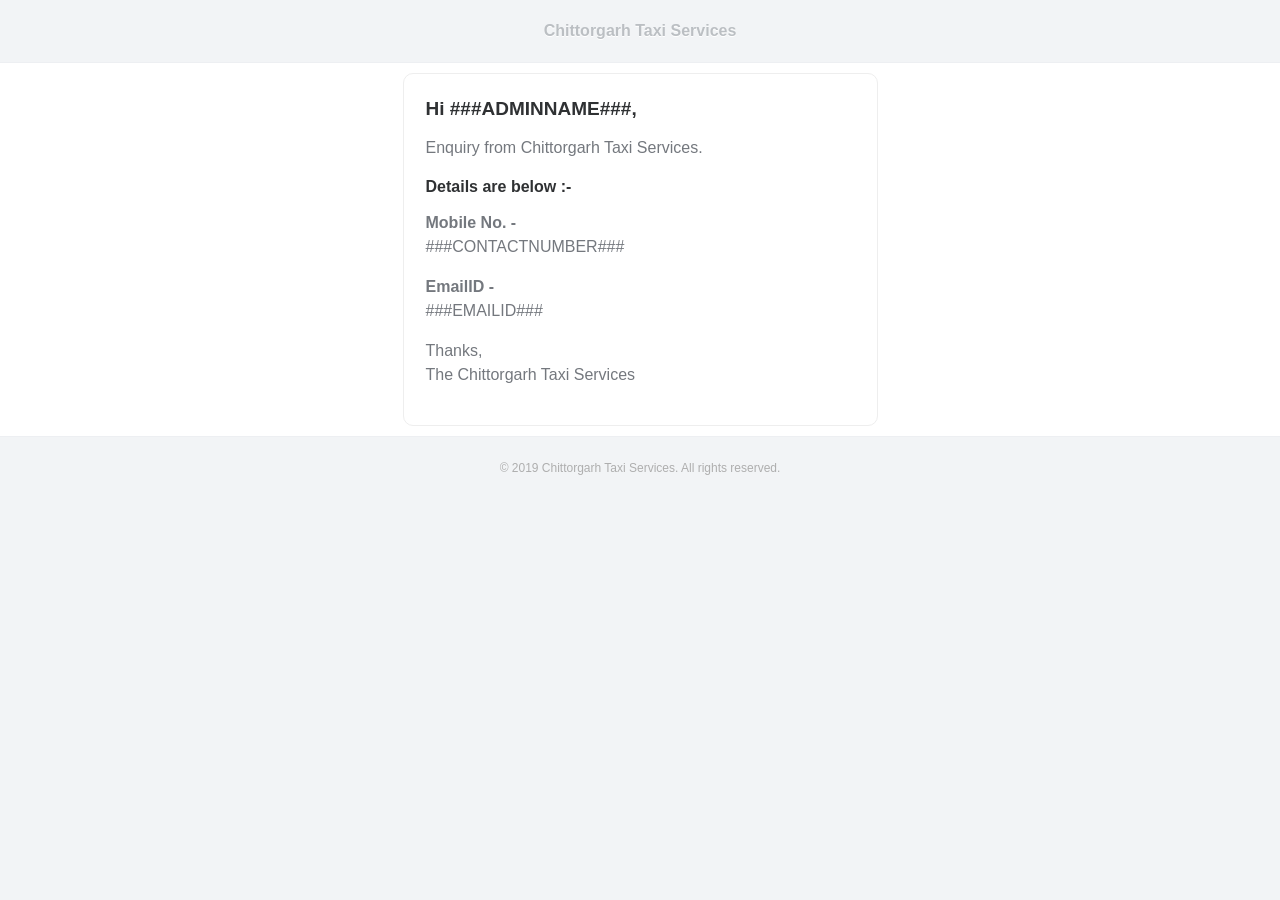
<file: template/mailforAdmin.html>
﻿<!DOCTYPE html>
<html>
<head>
    <meta name="viewport" content="width=device-width, initial-scale=1.0" />
    <meta http-equiv="Content-Type" content="text/html; charset=UTF-8" />
    <title>Enquiry from Chittorgarh Taxi Services</title>

    <style type="text/css" rel="stylesheet" media="all">
        /* Base ------------------------------ */
        .ii a[href] {
            color: #fff !important;
        }

        *:not(br):not(tr):not(html) {
            font-family: Arial, 'Helvetica Neue', Helvetica, sans-serif;
            box-sizing: border-box;
        }

        body {
            width: 100% !important;
            height: 100%;
            margin: 0;
            line-height: 1.4;
            background-color: #F2F4F6;
            color: #74787E;
            -webkit-text-size-adjust: none;
        }

        p,
        ul,
        ol,
        blockquote {
            line-height: 1.4;
            text-align: left;
        }

        a {
            color: #3869D4;
        }

            a img {
                border: none;
            }

        td {
            word-break: break-word;
        }
        /* Layout ------------------------------ */

        .email-wrapper {
            width: 100%;
            margin: 0;
            padding: 0;
            -premailer-width: 100%;
            -premailer-cellpadding: 0;
            -premailer-cellspacing: 0;
            background-color: #F2F4F6;
        }

        .email-content {
            width: 100%;
            margin: 0;
            padding: 0;
            -premailer-width: 100%;
            -premailer-cellpadding: 0;
            -premailer-cellspacing: 0;
        }
        /* Masthead ----------------------- */

        .email-masthead {
            padding: 20px 0;
            text-align: center;
        }

        .email-masthead_logo {
            width: 94px;
        }

        .email-masthead_name {
            font-size: 16px;
            font-weight: bold;
            color: #bbbfc3;
            text-decoration: none;
            text-shadow: 0 1px 0 white;
        }
        /* Body ------------------------------ */

        .email-body {
            width: 100%;
            margin: 0;
            padding: 0;
            -premailer-width: 100%;
            -premailer-cellpadding: 0;
            -premailer-cellspacing: 0;
            border-top: 1px solid #EDEFF2;
            border-bottom: 1px solid #EDEFF2;
            background-color: #FFFFFF;
        }

        .email-body_inner {
            width: 475px;
            margin: 10px auto;
            padding: 0;
            -premailer-width: 570px;
            -premailer-cellpadding: 0;
            -premailer-cellspacing: 0;
            background-color: #FFFFFF;
            border: 1px #eee solid;
            border-radius: 10px;
        }

        .email-footer {
            width: 570px;
            margin: 0 auto;
            padding: 0;
            -premailer-width: 570px;
            -premailer-cellpadding: 0;
            -premailer-cellspacing: 0;
            text-align: center;
        }

            .email-footer p {
                color: #AEAEAE;
            }

        .body-action {
            width: 100%;
            margin: 30px auto;
            padding: 0;
            -premailer-width: 100%;
            -premailer-cellpadding: 0;
            -premailer-cellspacing: 0;
            text-align: center;
        }

        .body-sub {
            margin-top: 25px;
            padding-top: 25px;
            border-top: 1px solid #EDEFF2;
        }

        .content-cell {
            padding: 22px;
        }

        .preheader {
            display: none !important;
            visibility: hidden;
            mso-hide: all;
            font-size: 1px;
            line-height: 1px;
            max-height: 0;
            max-width: 0;
            opacity: 0;
            overflow: hidden;
        }
        /* Attribute list ------------------------------ */

        .attributes {
            margin: 0 0 21px;
        }

        .attributes_content {
            background-color: #EDEFF2;
            padding: 16px;
        }

        .attributes_item {
            padding: 0;
        }
        /* Related Items ------------------------------ */

        .related {
            width: 100%;
            margin: 0;
            padding: 25px 0 0 0;
            -premailer-width: 100%;
            -premailer-cellpadding: 0;
            -premailer-cellspacing: 0;
        }

        .related_item {
            padding: 10px 0;
            color: #74787E;
            font-size: 15px;
            line-height: 18px;
        }

        .related_item-title {
            display: block;
            margin: .5em 0 0;
        }

        .related_item-thumb {
            display: block;
            padding-bottom: 10px;
        }

        .related_heading {
            border-top: 1px solid #EDEFF2;
            text-align: center;
            padding: 25px 0 10px;
        }
        /* Discount Code ------------------------------ */

        .discount {
            width: 100%;
            margin: 0;
            padding: 24px;
            -premailer-width: 100%;
            -premailer-cellpadding: 0;
            -premailer-cellspacing: 0;
            background-color: #EDEFF2;
            border: 2px dashed #9BA2AB;
        }

        .discount_heading {
            text-align: center;
        }

        .discount_body {
            text-align: center;
            font-size: 15px;
        }
        /* Social Icons ------------------------------ */

        .social {
            width: auto;
        }

            .social td {
                padding: 0;
                width: auto;
            }

        .social_icon {
            height: 20px;
            margin: 0 8px 10px 8px;
            padding: 0;
        }
        /* Data table ------------------------------ */

        .purchase {
            width: 100%;
            margin: 0;
            padding: 35px 0;
            -premailer-width: 100%;
            -premailer-cellpadding: 0;
            -premailer-cellspacing: 0;
        }

        .purchase_content {
            width: 100%;
            margin: 0;
            padding: 25px 0 0 0;
            -premailer-width: 100%;
            -premailer-cellpadding: 0;
            -premailer-cellspacing: 0;
        }

        .purchase_item {
            padding: 10px 0;
            color: #74787E;
            font-size: 15px;
            line-height: 18px;
        }

        .purchase_heading {
            padding-bottom: 8px;
            border-bottom: 1px solid #EDEFF2;
        }

            .purchase_heading p {
                margin: 0;
                color: #9BA2AB;
                font-size: 12px;
            }

        .purchase_footer {
            padding-top: 15px;
            border-top: 1px solid #EDEFF2;
        }

        .purchase_total {
            margin: 0;
            text-align: right;
            font-weight: bold;
            color: #2F3133;
        }

        .purchase_total--label {
            padding: 0 15px 0 0;
        }
        /* Utilities ------------------------------ */

        .align-right {
            text-align: right;
        }

        .align-left {
            text-align: left;
        }

        .align-center {
            text-align: center;
        }
        /*Media Queries ------------------------------ */

        @media only screen and (max-width: 600px) {
            .email-body_inner,
            .email-footer {
                width: 100% !important;
            }
        }

        @media only screen and (max-width: 500px) {
            .button {
                width: 100% !important;
            }
        }
        /* Buttons ------------------------------ */

        .button {
            background-color: #3869D4;
            border-top: 10px solid #3869D4;
            border-right: 18px solid #3869D4;
            border-bottom: 10px solid #3869D4;
            border-left: 18px solid #3869D4;
            display: inline-block;
            color: #FFF;
            text-decoration: none;
            border-radius: 3px;
            box-shadow: 0 2px 3px rgba(0, 0, 0, 0.16);
            -webkit-text-size-adjust: none;
        }

        .button--green {
            background-color: #22BC66;
            border-top: 10px solid #22BC66;
            border-right: 18px solid #22BC66;
            border-bottom: 10px solid #22BC66;
            border-left: 18px solid #22BC66;
        }

        .button--red {
            background-color: #FF6136;
            border-top: 10px solid #FF6136;
            border-right: 18px solid #FF6136;
            border-bottom: 10px solid #FF6136;
            border-left: 18px solid #FF6136;
        }
        /* Type ------------------------------ */

        h1 {
            margin-top: 0;
            color: #2F3133;
            font-size: 19px;
            font-weight: bold;
            text-align: left;
        }

        h2 {
            margin-top: 0;
            color: #2F3133;
            font-size: 16px;
            font-weight: bold;
            text-align: left;
        }

        h3 {
            margin-top: 0;
            color: #2F3133;
            font-size: 14px;
            font-weight: bold;
            text-align: left;
        }

        p {
            margin-top: 0;
            color: #74787E;
            font-size: 16px;
            line-height: 1.5em;
            text-align: left;
        }

            p.sub {
                font-size: 12px;
            }

            p.center {
                text-align: center;
            }
    </style>
</head>
<body>
    <table class="email-wrapper" width="100%" cellpadding="0" cellspacing="0">
        <tr>
            <td align="center">
                <table class="email-content" width="100%" cellpadding="0" cellspacing="0">
                    <tr>
                        <td class="email-masthead">
                            <a href="#" class="email-masthead_name">
                                Chittorgarh Taxi Services
                            </a>
                        </td>
                    </tr>
                    <!-- Email Body -->
                    <tr>
                        <td class="email-body" width="100%" cellpadding="0" cellspacing="0">
                            <table class="email-body_inner" align="center" width="570" cellpadding="0" cellspacing="0">
                                <!-- Body content -->
                                <tr>
                                    <td class="content-cell">
                                        <h1>Hi ###ADMINNAME###,</h1>
                                        <p>Enquiry from Chittorgarh Taxi Services.</p>
                                        <h2>Details are below :-</h2>
                                        <p><b>Mobile No. -</b><br /> ###CONTACTNUMBER###</p> 
                                        <p><b>EmailID -</b><br /> ###EMAILID###</p>                                    
                                        <p>
                                            Thanks,
                                            <br>The Chittorgarh Taxi Services
                                        </p>
                                        <!-- Sub copy -->
                                    </td>
                                </tr>
                            </table>
                        </td>
                    </tr>
                    <tr>
                        <td>
                            <table class="email-footer" align="center" width="570" cellpadding="0" cellspacing="0">
                                <tr>
                                    <td class="content-cell" align="center">
                                        <p class="sub align-center">&copy; 2019 Chittorgarh Taxi Services. All rights reserved.</p>
                                    </td>
                                </tr>
                            </table>
                        </td>
                    </tr>
                </table>
            </td>
        </tr>
    </table>
</body>
</html>
</file>
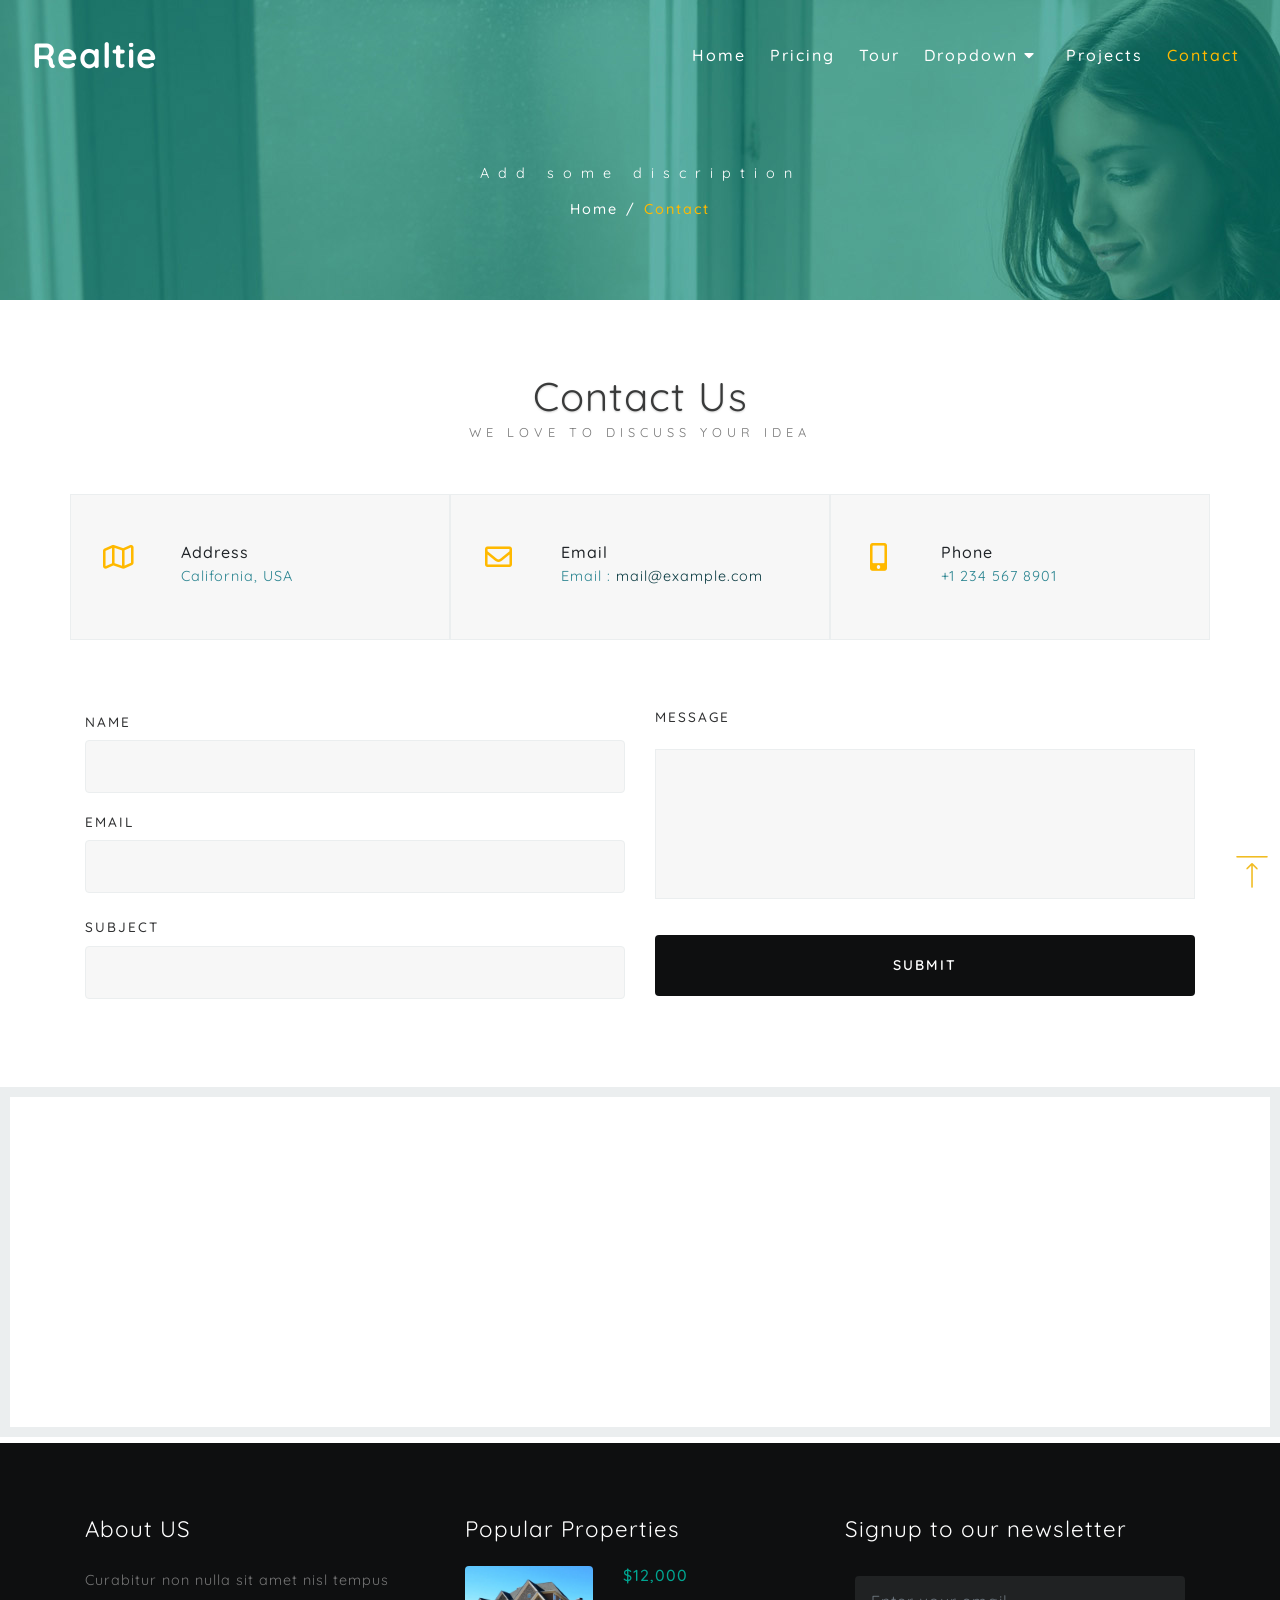
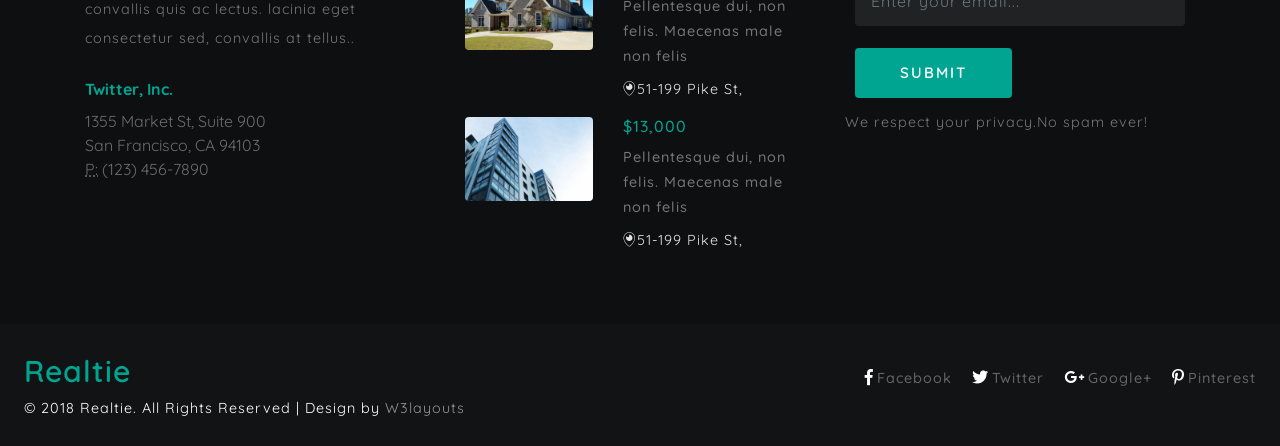
<file: web/contact.html>
<!--
	Author: W3layouts
	Author URL: http://w3layouts.com
	License: Creative Commons Attribution 3.0 Unported
	License URL: http://creativecommons.org/licenses/by/3.0/
-->

<!DOCTYPE html>
<html lang="zxx">

<head>
    <title>Realtie Real estate Category Bootstrap responsive Web Template | Contact :: w3layouts</title>
    <meta name="viewport" content="width=device-width, initial-scale=1">
    <meta charset="utf-8">
    <meta name="keywords" content="Realtie a Responsive web template, Bootstrap Web Templates, Flat Web Templates, Android Compatible web template, 
Smartphone Compatible web template, free webdesigns for Nokia, Samsung, LG, SonyEricsson, Motorola web design" />
    <script>
        addEventListener("load", function () {
            setTimeout(hideURLbar, 0);
        }, false);

        function hideURLbar() {
            window.scrollTo(0, 1);
        }
    </script>
    <link href="css/bootstrap.css" rel='stylesheet' type='text/css' />
    <link rel="stylesheet" href="css/contact.css" type="text/css" media="all">
    <link href="css/style.css" rel='stylesheet' type='text/css' />
    <link href="css/fontawesome-all.css" rel="stylesheet">
    <link href="//fonts.googleapis.com/css?family=Quicksand:300,400,500,700" rel="stylesheet">
</head>
<body>
    <!--/banner-w3layouts-sec-->
    <div class="banner-w3layouts two">
        <header>
            <nav class="navbar navbar-expand-lg navbar-light bg-light">
                <a class="navbar-brand" href="index.html">Realtie</a>
                <button class="navbar-toggler" type="button" data-toggle="collapse" data-target="#navbarSupportedContent" aria-controls="navbarSupportedContent"
                    aria-expanded="false" aria-label="Toggle navigation">
                    <span class="navbar-toggler-icon">
                        <i class="fas fa-bars"></i>
                    </span>
                </button>

                <div class="collapse navbar-collapse" id="navbarSupportedContent">
                    <ul class="navbar-nav ml-auto">
                        <li class="nav-item">
                            <a class="nav-link" href="index.html">Home
								<span class="sr-only">(current)</span>
                            </a>
                        </li>
                        <li class="nav-item ml-xl-2">
                            <a class="nav-link" href="pricing.html">Pricing</a>
                        </li>
                        <li class="nav-item ml-xl-2">
                            <a class="nav-link" href="404.html">Tour</a>
                        </li>
                        <li class="nav-item dropdown ml-xl-2">
                            <a class="nav-link dropdown-toggle" href="#" id="navbarDropdown" role="button" data-toggle="dropdown" aria-haspopup="true"
                                aria-expanded="false">Dropdown
								<i class="fas fa-caret-down"></i>
                            </a>
                            <div class="dropdown-menu" aria-labelledby="navbarDropdown">
                                <a class="dropdown-item" href="pricing.html">Pricing</a>
                                <div class="dropdown-divider"></div>
                                <a class="dropdown-item" href="news.html">News</a>
                                <div class="dropdown-divider"></div>
                                <a class="dropdown-item" href="customer.html">Customers</a>
                            </div>
                        </li>
                        <li class="nav-item ml-xl-2">
                            <a class="nav-link" href="projects.html">Projects</a>
                        </li>
                        <li class="nav-item ml-xl-2 active">
                            <a class="nav-link" href="contact.html">Contact</a>
                        </li>
                    </ul>
                    <!-- <form class="form-inline my-2 my-lg-0">
                      <input class="form-control mr-sm-2" type="search" placeholder="Search" aria-label="Search">
                      <button class="btn btn-outline-success my-2 my-sm-0" type="submit">Search</button>
                    </form> -->
                </div>
            </nav>
        </header>
        <!--banner-w3layouts-->
        <div class="banner-w3layouts-info two">
            <!--/search_form -->
            <div id="banner-w3layouts-info" class="search_top text-center">
                <p>Add some discription</p>
                <ol class="breadcrumb justify-content-center">
                    <li class="breadcrumb-item">
                        <a href="index.html">Home</a>
                    </li>
                    <li class="breadcrumb-item active">Contact</li>
                </ol>
            </div>
            <!--//banner-w3layouts-info -->
        </div>
        <!--//banner-w3layouts-->
    </div>
    <!--/main-->
    <!--/banner-w3layouts-bottom -->
    <section class="banner-w3layouts-bottom py-lg-5 py-3">
        <div class="container py-lg-4 py-3">
            <h3 class="tittle text-center mx-auto">Contact Us</h3>
            <p class="sub text-center mb-lg-5 mb-3">We love to discuss your idea</p>
            <div class="address row">

                <div class="col-lg-4 address-grid">
                    <div class="row address-info">
                        <div class="col-md-3 address-left text-center">
                            <i class="far fa-map"></i>
                        </div>
                        <div class="col-md-9 address-right text-left">
                            <h6>Address</h6>
                            <p>
                                California, USA

                            </p>
                        </div>
                    </div>

                </div>
                <div class="col-lg-4 address-grid">
                    <div class="row address-info">
                        <div class="col-md-3 address-left text-center">
                            <i class="far fa-envelope"></i>
                        </div>
                        <div class="col-md-9 address-right text-left">
                            <h6>Email</h6>
                            <p>
                                Email :
									<a href="mailto:example@email.com">mail@example.com</a>

                            </p>
                        </div>

                    </div>
                </div>
                <div class="col-lg-4 address-grid">
                    <div class="row address-info">
                        <div class="col-md-3 address-left text-center">
                            <i class="fas fa-mobile-alt"></i>
                        </div>
                        <div class="col-md-9 address-right text-left">
                            <h6>Phone</h6>
                            <p>+1 234 567 8901</p>

                        </div>

                    </div>
                </div>
            </div>
            <div class="contact_grid_right">
                <form action="#" method="post">
                    <div class="row contact_left_grid">
                        <div class="col-md-6 con-left">
                            <div class="form-group">
                                <label class="my-2">Name</label>
                                <input class="form-control" type="text" name="Name" placeholder="" required="">
                            </div>
                            <div class="form-group">
                                <label>Email</label>
                                <input class="form-control" type="email" name="Email" placeholder="" required="">
                            </div>
                            <div class="form-group">
                                <label class="my-2">Subject</label>
                                <input class="form-control" type="text" name="Subject" placeholder="" required="">
                            </div>
                        </div>
                        <div class="col-md-6 con-right">
                            <div class="form-group">
                                <label>Message</label>
                                <textarea id="textarea" placeholder="" required=""></textarea>
                            </div>
                            <input class="form-control" type="submit" value="Submit">
                        </div>
                    </div>
                </form>
            </div>
        </div>
    </section>
    <section class="contact-map">
        <iframe src="https://www.google.com/maps/embed?pb=!1m18!1m12!1m3!1d423286.27404345275!2d-118.69191921441556!3d34.02016130939095!2m3!1f0!2f0!3f0!3m2!1i1024!2i768!4f13.1!3m3!1m2!1s0x80c2c75ddc27da13%3A0xe22fdf6f254608f4!2sLos+Angeles%2C+CA%2C+USA!5e0!3m2!1sen!2sin!4v1522474296007"
            allowfullscreen></iframe>
    </section>
    <!--//banner-w3layouts-bottom -->
    <!--footer-->
    <footer>
        <div class="footer-sec-w3-agileits py-lg-5 py-3">
            <div class="container py-lg-4 py-3">
                <div class="row">
                    <div class="col-lg-4 footer-grid-wthree text-left">
                        <h3>About US</h3>
                        <p>Curabitur non nulla sit amet nisl tempus convallis quis ac lectus. lacinia eget consectetur sed, convallis at tellus..</p>
                        <address class="ad-info mt-3">
                            <strong>Twitter, Inc.</strong>
                            <br>
                            1355 Market St, Suite 900
							<br>
                            San Francisco, CA 94103
							<br>
                            <abbr title="Phone">P:</abbr>
                            (123) 456-7890
                        </address>
                    </div>
                    <div class="col-lg-4 footer-grid-wthree text-left">

                        <div class="tech-btm">
                            <h3>Popular Properties </h3>
                            <div class="blog-grids row mb-3">
                                <div class="col-md-5 blog-grid-left">
                                    <a href="single.html">
                                        <img src="images/g1.jpg" class="img-fluid rounded" alt="">
                                    </a>
                                </div>
                                <div class="col-md-7 blog-grid-right">
                                    <h6 class="price mb-2">$12,000</h6>
                                    <h5>
                                        <a href="single.html">Pellentesque dui, non felis. Maecenas male non felis </a>
                                    </h5>
                                    <div class="sub-meta mt-2">
                                        <span>
                                            <i class="fab fa-periscope"></i>51-199 Pike St,</span>
                                    </div>
                                </div>

                            </div>
                            <div class="blog-grids row mt-2">
                                <div class="col-md-5 blog-grid-left">
                                    <a href="single.html">
                                        <img src="images/g5.jpg" class="img-fluid rounded" alt="">
                                    </a>
                                </div>
                                <div class="col-md-7 blog-grid-right">
                                    <h6 class="price mb-2">$13,000</h6>
                                    <h5>
                                        <a href="single.html">Pellentesque dui, non felis. Maecenas male non felis </a>
                                    </h5>
                                    <div class="sub-meta mt-2">
                                        <span>
                                            <i class="fab fa-periscope"></i>51-199 Pike St,</span>
                                    </div>
                                </div>

                            </div>
                        </div>
                    </div>
                    <!-- subscribe -->
                    <div class="col-lg-4 subscribe-main footer-grid-wthree text-left">
                        <h2>Signup to our newsletter</h2>
                        <div class="subscribe-main text-left">
                            <div class="subscribe-form">
                                <form action="#" method="post" class="subscribe_form">
                                    <input class="form-control" type="email" placeholder="Enter your email..." required="">
                                    <button type="submit" class="btn btn-primary submit">Submit</button>
                                </form>
                                <div class="clearfix"></div>
                            </div>
                            <p>We respect your privacy.No spam ever!</p>
                        </div>
                        <!-- //subscribe -->
                    </div>
                </div>
                <!-- //footer -->
            </div>
        </div>
        <!-- footer -->
        <div class="footer-cpy p-lg-4 p-md-3 p-3 container-fluid">
            <div class="row">
                <div class="col-lg-6 copyrightbottom text-left">
                    <h3>
                        <a class="navbar-brand" href="index.html">Realtie</a>
                    </h3>
                    <p>
                        © 2018 Realtie. All Rights Reserved | Design by
						<a href="http://w3layouts.com/">W3layouts</a>
                    </p>

                </div>
                <div class="col-lg-6 copyrighttop mt-3 text-right">
                    <ul>
                        <li class="mx-3">
                            <a class="facebook" href="#">
                                <i class="fab fa-facebook-f"></i>
                                <span>Facebook</span>
                            </a>
                        </li>
                        <li>
                            <a class="facebook" href="#">
                                <i class="fab fa-twitter"></i>
                                <span>Twitter</span>
                            </a>
                        </li>
                        <li class="mx-3">
                            <a class="facebook" href="#">
                                <i class="fab fa-google-plus-g"></i>
                                <span>Google+</span>
                            </a>
                        </li>
                        <li>
                            <a class="facebook" href="#">
                                <i class="fab fa-pinterest-p"></i>
                                <span>Pinterest</span>
                            </a>
                        </li>
                    </ul>
                </div>
            </div>
        </div>
    </footer>
    <!---->

    <!-- /.footer -->
    <script src="js/jquery-2.2.3.min.js"></script>
    <!-- start-smooth-scrolling -->
    <script src="js/move-top.js"></script>
    <script src="js/easing.js"></script>
    <script>
        jQuery(document).ready(function ($) {
            $(".scroll").click(function (event) {
                event.preventDefault();

                $('html,body').animate({
                    scrollTop: $(this.hash).offset().top
                }, 1000);
            });
        });
    </script>
    <!-- //end-smooth-scrolling -->
    <!-- dropdown nav -->
    <script>
        $(document).ready(function () {
            $(".dropdown").hover(
				function () {
				    $('.dropdown-menu', this).stop(true, true).slideDown("fast");
				    $(this).toggleClass('open');
				},
				function () {
				    $('.dropdown-menu', this).stop(true, true).slideUp("fast");
				    $(this).toggleClass('open');
				}
			);
        });
    </script>
    <!-- //dropdown nav -->
    <!-- smooth-scrolling-of-move-up -->
    <script>
        $(document).ready(function () {
            /*
			var defaults = {
				containerID: 'toTop', // fading element id
				containerHoverID: 'toTopHover', // fading element hover id
				scrollSpeed: 1200,
				easingType: 'linear' 
			};
			*/
            $().UItoTop({
                easingType: 'easeOutQuart'
            });
        });
    </script>
    <!-- //smooth-scrolling-of-move-up -->

    <script src="js/bootstrap.js"></script>
    <!-- js file -->
</body>

</html>
</file>
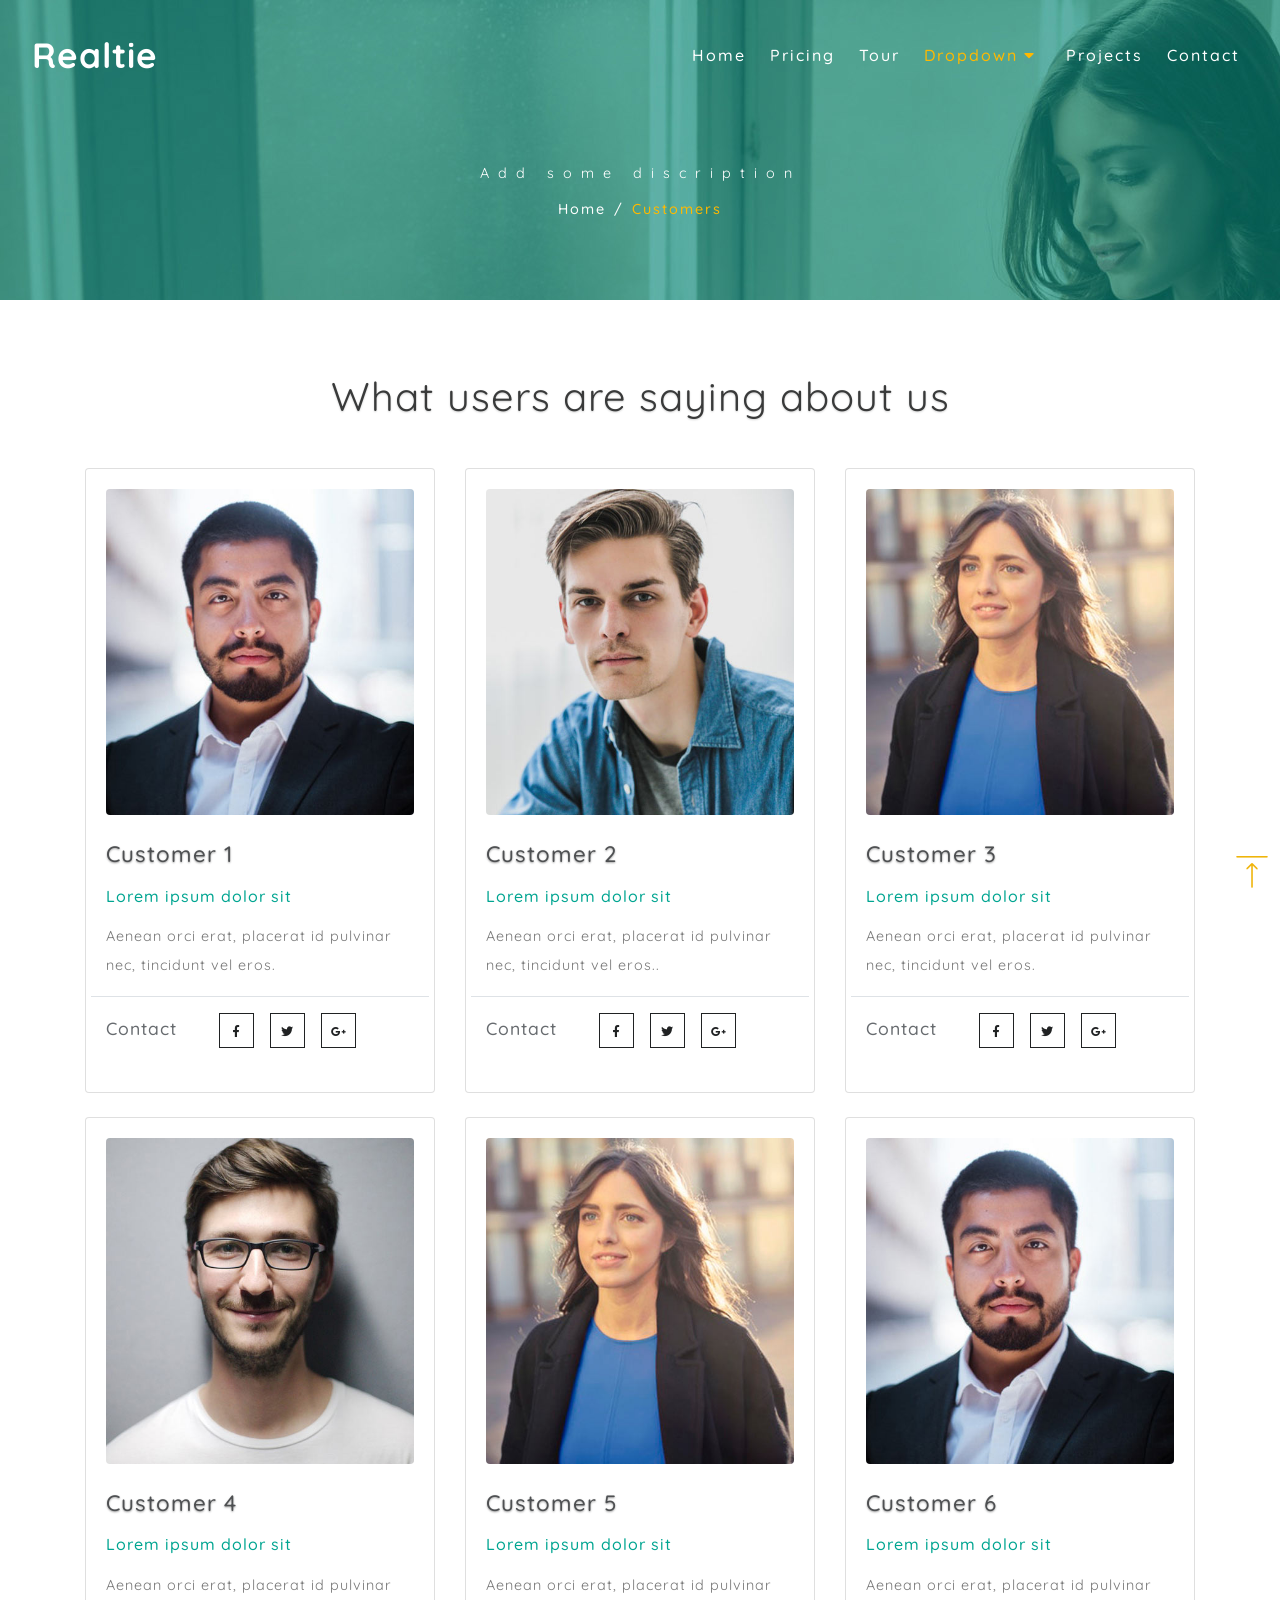
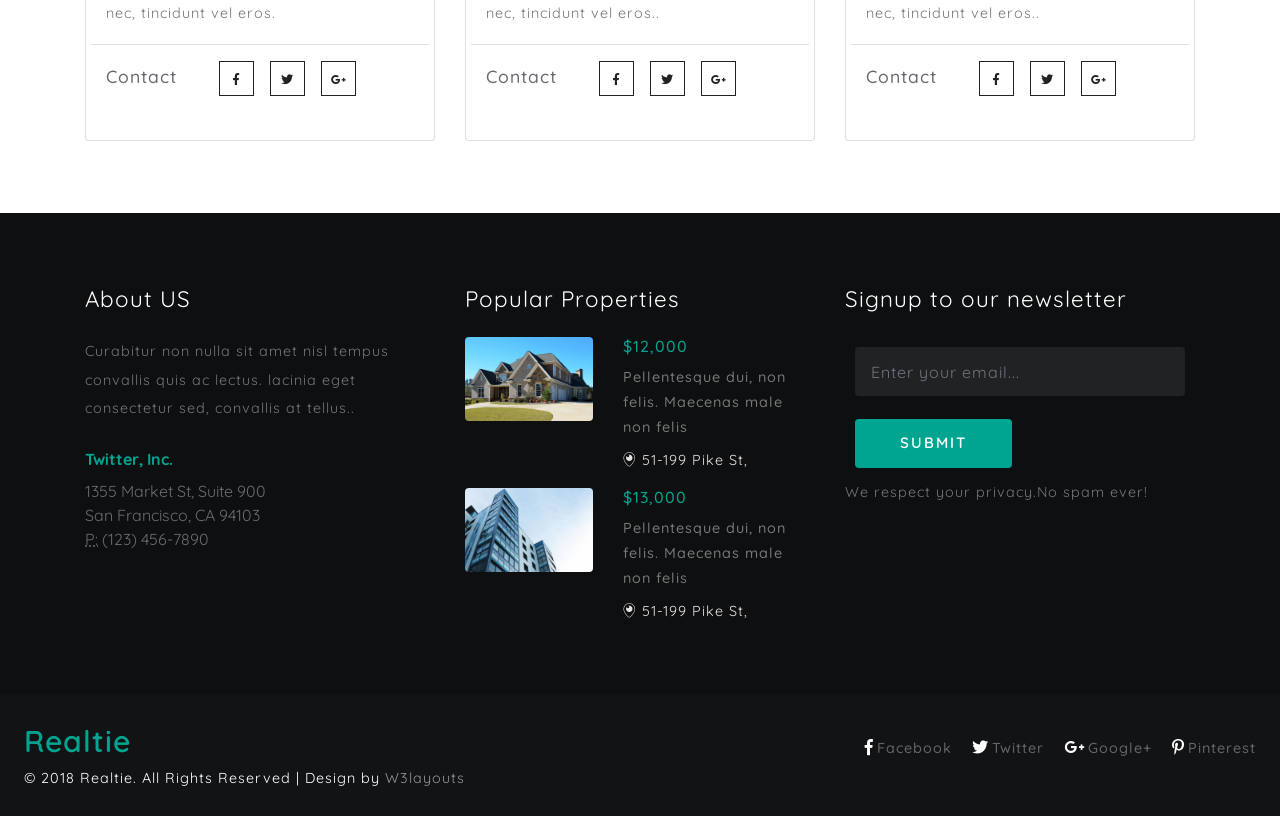
<file: web/customer.html>
<!--
	Author: W3layouts
	Author URL: http://w3layouts.com
	License: Creative Commons Attribution 3.0 Unported
	License URL: http://creativecommons.org/licenses/by/3.0/
-->

<!DOCTYPE html>
<html lang="zxx">

<head>
	<title>Realtie Real estate Category Bootstrap responsive Web Template | Customers :: w3layouts</title>
	<meta name="viewport" content="width=device-width, initial-scale=1">
	<meta charset="utf-8">
	<meta name="keywords" content="Realtie a Responsive web template, Bootstrap Web Templates, Flat Web Templates, Android Compatible web template, 
Smartphone Compatible web template, free webdesigns for Nokia, Samsung, LG, SonyEricsson, Motorola web design" />
	<script>
		addEventListener("load", function () {
			setTimeout(hideURLbar, 0);
		}, false);

		function hideURLbar() {
			window.scrollTo(0, 1);
		}
	</script>
	<link href="css/bootstrap.css" rel='stylesheet' type='text/css' />
	<link rel="stylesheet" href="css/flexslider.css" type="text/css" media="screen" property="" />
	<link rel="stylesheet" href="css/owl.carousel.css" type="text/css" media="all">
	<link rel="stylesheet" href="css/owl.theme.css" type="text/css" media="all">
	<link href="css/style.css" rel='stylesheet' type='text/css' />
	<link href="css/fontawesome-all.css" rel="stylesheet">
	<link href="//fonts.googleapis.com/css?family=Quicksand:300,400,500,700" rel="stylesheet">
</head>


<body>
	<!--/banner-w3layouts-sec-->
	<div class="banner-w3layouts two">
		<header>
			<nav class="navbar navbar-expand-lg navbar-light bg-light">
				<a class="navbar-brand" href="index.html">Realtie</a>
				<button class="navbar-toggler" type="button" data-toggle="collapse" data-target="#navbarSupportedContent" aria-controls="navbarSupportedContent"
				    aria-expanded="false" aria-label="Toggle navigation">
					<span class="navbar-toggler-icon">
						<i class="fas fa-bars"></i>
					</span>
				</button>

				<div class="collapse navbar-collapse" id="navbarSupportedContent">
					<ul class="navbar-nav ml-auto">
						<li class="nav-item">
							<a class="nav-link" href="index.html">Home
								<span class="sr-only">(current)</span>
							</a>
						</li>
						<li class="nav-item ml-xl-2">
							<a class="nav-link" href="pricing.html">Pricing</a>
						</li>
						<li class="nav-item ml-xl-2">
							<a class="nav-link" href="404.html">Tour</a>
						</li>
						<li class="nav-item dropdown ml-xl-2 active">
							<a class="nav-link dropdown-toggle" href="#" id="navbarDropdown" role="button" data-toggle="dropdown" aria-haspopup="true"
							    aria-expanded="false">
								Dropdown
								<i class="fas fa-caret-down"></i>
							</a>
							<div class="dropdown-menu" aria-labelledby="navbarDropdown">
								<a class="dropdown-item" href="register.html">Register</a>
								<div class="dropdown-divider"></div>
								<a class="dropdown-item" href="news.html">News</a>
								<div class="dropdown-divider"></div>
								<a class="dropdown-item" href="customer.html">Customers</a>
							</div>
						</li>
						<li class="nav-item ml-xl-2">
							<a class="nav-link" href="projects.html">Projects</a>
						</li>
						<li class="nav-item ml-xl-2">
							<a class="nav-link" href="contact.html">Contact</a>
						</li>
					</ul>
					<!-- <form class="form-inline my-2 my-lg-0">
                      <input class="form-control mr-sm-2" type="search" placeholder="Search" aria-label="Search">
                      <button class="btn btn-outline-success my-2 my-sm-0" type="submit">Search</button>
                    </form> -->
				</div>
			</nav>
		</header>
		<!--banner-w3layouts-->
		<div class="banner-w3layouts-info two">
			<!--/search_form -->
			<div id="banner-w3layouts-info" class="search_top text-center">
				<p>Add some discription</p>
				<ol class="breadcrumb justify-content-center">
					<li class="breadcrumb-item">
						<a href="index.html">Home</a>
					</li>
					<li class="breadcrumb-item active">Customers</li>
				</ol>
			</div>
			<!--//banner-w3layouts-info -->
		</div>
		<!--//banner-w3layouts-->
	</div>
	<!--/main-->
	<!--/banner-w3layouts-bottom -->
	<section class="banner-w3layouts-bottom py-lg-5 py-3">
		<div class="container py-lg-4 py-3">
			<h3 class="tittle text-center mx-auto mb-lg-5 mb-3 ">What users are saying about us</h3>
			<div class="row">
				<div class="col-lg-4 customer-main">
					<div class="card">
						<div class="card-body">
							<div class="customer-img">
								<img src="images/team1.jpg" alt=" " class="img-fluid rounded">
							</div>
							<div class="customer-info text-left py-lg-4 py-2">
								<h4>Customer 1</h4>
								<h6>Lorem ipsum dolor sit</h6>
								<p>Aenean orci erat, placerat id pulvinar nec, tincidunt vel eros.</p>
								<div class="row  pt-3 mt-3 team-social border-top">
									<h5 class="col-md-4 text-left">Contact</h5>
									<ul class="col-md-8 d-flex justify-content-right social-icons">


										<li>
											<a href="#">
												<i class="fab fa-facebook-f"></i>
											</a>
										</li>
										<li class="mx-3">
											<a href="#">
												<i class="fab fa-twitter"></i>
											</a>
										</li>
										<li>
											<a href="#">
												<i class="fab fa-google-plus-g"></i>
											</a>
										</li>

									</ul>
								</div>
							</div>
						</div>
					</div>
				</div>
				<div class="col-lg-4 customer-main">
					<div class="card">
						<div class="card-body">
							<div class="customer-img">
								<img src="images/team2.jpg" alt=" " class="img-fluid rounded">
							</div>
							<div class="customer-info text-left py-lg-4 py-2">
								<h4>Customer 2</h4>
								<h6>Lorem ipsum dolor sit</h6>
								<p>Aenean orci erat, placerat id pulvinar nec, tincidunt vel eros..

								</p>
								<div class="row  pt-3 mt-3 team-social border-top">
									<h5 class="col-md-4 text-left">Contact</h5>
									<ul class="col-md-8 d-flex justify-content-right social-icons">


										<li>
											<a href="#">
												<i class="fab fa-facebook-f"></i>
											</a>
										</li>
										<li class="mx-3">
											<a href="#">
												<i class="fab fa-twitter"></i>
											</a>
										</li>
										<li>
											<a href="#">
												<i class="fab fa-google-plus-g"></i>
											</a>
										</li>

									</ul>
								</div>
							</div>
						</div>
					</div>
				</div>
				<div class="col-lg-4 customer-main">
					<div class="card">
						<div class="card-body">
							<div class="customer-img">
								<img src="images/team3.jpg" alt=" " class="img-fluid rounded">
							</div>
							<div class="customer-info text-left py-lg-4 py-2">
								<h4>Customer 3</h4>
								<h6>Lorem ipsum dolor sit</h6>
								<p>Aenean orci erat, placerat id pulvinar nec, tincidunt vel eros.</p>
								<div class="row  pt-3 mt-3 team-social border-top">
									<h5 class="col-md-4 text-left">Contact</h5>
									<ul class="col-md-8 d-flex justify-content-right social-icons">


										<li>
											<a href="#">
												<i class="fab fa-facebook-f"></i>
											</a>
										</li>
										<li class="mx-3">
											<a href="#">
												<i class="fab fa-twitter"></i>
											</a>
										</li>
										<li>
											<a href="#">
												<i class="fab fa-google-plus-g"></i>
											</a>
										</li>
									</ul>
								</div>
							</div>
						</div>
					</div>
				</div>
				<div class="col-lg-4 customer-main mt-lg-4 mt-2">
						<div class="card">
							<div class="card-body">
								<div class="customer-img">
									<img src="images/team4.jpg" alt=" " class="img-fluid rounded">
								</div>
								<div class="customer-info text-left py-lg-4 py-2">
									<h4>Customer 4</h4>
									<h6>Lorem ipsum dolor sit</h6>
									<p>Aenean orci erat, placerat id pulvinar nec, tincidunt vel eros.</p>
									<div class="row  pt-3 mt-3 team-social border-top">
										<h5 class="col-md-4 text-left">Contact</h5>
										<ul class="col-md-8 d-flex justify-content-right social-icons">
	
	
											<li>
												<a href="#">
													<i class="fab fa-facebook-f"></i>
												</a>
											</li>
											<li class="mx-3">
												<a href="#">
													<i class="fab fa-twitter"></i>
												</a>
											</li>
											<li>
												<a href="#">
													<i class="fab fa-google-plus-g"></i>
												</a>
											</li>
										</ul>
									</div>
								</div>
							</div>
						</div>
					</div>
					<div class="col-lg-4 customer-main mt-lg-4 mt-2">
							<div class="card">
								<div class="card-body">
									<div class="customer-img">
										<img src="images/team3.jpg" alt=" " class="img-fluid rounded">
									</div>
									<div class="customer-info text-left py-lg-4 py-2">
										<h4>Customer 5</h4>
										<h6>Lorem ipsum dolor sit</h6>
										<p>Aenean orci erat, placerat id pulvinar nec, tincidunt vel eros..</p>
										<div class="row  pt-3 mt-3 team-social border-top">
											<h5 class="col-md-4 text-left">Contact</h5>
											<ul class="col-md-8 d-flex justify-content-right social-icons">
		
		
												<li>
													<a href="#">
														<i class="fab fa-facebook-f"></i>
													</a>
												</li>
												<li class="mx-3">
													<a href="#">
														<i class="fab fa-twitter"></i>
													</a>
												</li>
												<li>
													<a href="#">
														<i class="fab fa-google-plus-g"></i>
													</a>
												</li>
											</ul>
										</div>
									</div>
								</div>
							</div>
						</div>
						<div class="col-lg-4 customer-main mt-lg-4 mt-2">
								<div class="card">
									<div class="card-body">
										<div class="customer-img">
											<img src="images/team1.jpg" alt=" " class="img-fluid rounded">
										</div>
										<div class="customer-info text-left py-lg-4 py-2">
											<h4>Customer 6</h4>
											<h6>Lorem ipsum dolor sit</h6>
											<p>Aenean orci erat, placerat id pulvinar nec, tincidunt vel eros..</p>
											<div class="row  pt-3 mt-3 team-social border-top">
												<h5 class="col-md-4 text-left">Contact</h5>
												<ul class="col-md-8 d-flex justify-content-right social-icons">
			
			
													<li>
														<a href="#">
															<i class="fab fa-facebook-f"></i>
														</a>
													</li>
													<li class="mx-3">
														<a href="#">
															<i class="fab fa-twitter"></i>
														</a>
													</li>
													<li>
														<a href="#">
															<i class="fab fa-google-plus-g"></i>
														</a>
													</li>
												</ul>
											</div>
										</div>
									</div>
								</div>
							</div>
			</div>
		</div>
	</section>
	<!--//banner-w3layouts-bottom -->
	<!--footer-->
	<footer>
		<div class="footer-sec-w3-agileits py-lg-5 py-3">
			<div class="container py-lg-4 py-3">
				<div class="row">
					<div class="col-lg-4 footer-grid-wthree text-left">
						<h3>About US</h3>
						<p>Curabitur non nulla sit amet nisl tempus convallis quis ac lectus. lacinia eget consectetur sed, convallis at tellus..</p>
						<address class="ad-info mt-3">
							<strong>Twitter, Inc.</strong>
							<br> 1355 Market St, Suite 900
							<br> San Francisco, CA 94103
							<br>
							<abbr title="Phone">P:</abbr> (123) 456-7890
						</address>
					</div>
					<div class="col-lg-4 footer-grid-wthree text-left">

						<div class="tech-btm">
							<h3>Popular Properties </h3>
							<div class="blog-grids row mb-3">
								<div class="col-md-5 blog-grid-left">
									<a href="single.html">
										<img src="images/g1.jpg" class="img-fluid rounded" alt="">
									</a>
								</div>
								<div class="col-md-7 blog-grid-right">
									<h6 class="price mb-2">$12,000</h6>
									<h5>
										<a href="single.html">Pellentesque dui, non felis. Maecenas male non felis </a>
									</h5>
									<div class="sub-meta mt-2">
										<span>
											<i class="fab fa-periscope"></i> 51-199 Pike St,</span>
									</div>
								</div>

							</div>
							<div class="blog-grids row mt-2">
								<div class="col-md-5 blog-grid-left">
									<a href="single.html">
										<img src="images/g5.jpg" class="img-fluid rounded" alt="">
									</a>
								</div>
								<div class="col-md-7 blog-grid-right">
									<h6 class="price mb-2">$13,000</h6>
									<h5>
										<a href="single.html">Pellentesque dui, non felis. Maecenas male non felis </a>
									</h5>
									<div class="sub-meta mt-2">
										<span>
											<i class="fab fa-periscope"></i> 51-199 Pike St,</span>
									</div>
								</div>

							</div>
						</div>
					</div>
					<!-- subscribe -->
					<div class="col-lg-4 subscribe-main footer-grid-wthree text-left">
						<h2>Signup to our newsletter</h2>
						<div class="subscribe-main text-left">
							<div class="subscribe-form">
								<form action="#" method="post" class="subscribe_form">
									<input class="form-control" type="email" placeholder="Enter your email..." required="">
									<button type="submit" class="btn btn-primary submit">Submit</button>
								</form>
								<div class="clearfix"> </div>
							</div>
							<p>We respect your privacy.No spam ever!</p>
						</div>
						<!-- //subscribe -->
					</div>
				</div>
				<!-- //footer -->
			</div>
		</div>
		<!-- footer -->
		<div class="footer-cpy p-lg-4 p-md-3 p-3 container-fluid">
			<div class="row">
				<div class="col-lg-6 copyrightbottom text-left">
					<h3>
						<a class="navbar-brand" href="index.html">Realtie</a>
					</h3>
					<p>© 2018 Realtie. All Rights Reserved | Design by
						<a href="http://w3layouts.com/">W3layouts</a>
					</p>

				</div>
				<div class="col-lg-6 copyrighttop mt-3 text-right">
					<ul>
						<li class="mx-3">
							<a class="facebook" href="#">
								<i class="fab fa-facebook-f"></i>
								<span>Facebook</span>
							</a>
						</li>
						<li>
							<a class="facebook" href="#">
								<i class="fab fa-twitter"></i>
								<span>Twitter</span>
							</a>
						</li>
						<li class="mx-3">
							<a class="facebook" href="#">
								<i class="fab fa-google-plus-g"></i>
								<span>Google+</span>
							</a>
						</li>
						<li>
							<a class="facebook" href="#">
								<i class="fab fa-pinterest-p"></i>
								<span>Pinterest</span>
							</a>
						</li>
					</ul>
				</div>
			</div>
		</div>
	</footer>
	<!---->

	<!-- /.footer -->
	<script src="js/jquery-2.2.3.min.js"></script>
	<!-- start-smooth-scrolling -->
	<script src="js/move-top.js"></script>
	<script src="js/easing.js"></script>
	<script>
		jQuery(document).ready(function ($) {
			$(".scroll").click(function (event) {
				event.preventDefault();

				$('html,body').animate({
					scrollTop: $(this.hash).offset().top
				}, 1000);
			});
		});
	</script>
	<!-- //end-smooth-scrolling -->
	<!-- dropdown nav -->
	<script>
		$(document).ready(function () {
			$(".dropdown").hover(
				function () {
					$('.dropdown-menu', this).stop(true, true).slideDown("fast");
					$(this).toggleClass('open');
				},
				function () {
					$('.dropdown-menu', this).stop(true, true).slideUp("fast");
					$(this).toggleClass('open');
				}
			);
		});
	</script>
	<!-- //dropdown nav -->
	<!-- smooth-scrolling-of-move-up -->
	<script>
		$(document).ready(function () {
			/*
			var defaults = {
				containerID: 'toTop', // fading element id
				containerHoverID: 'toTopHover', // fading element hover id
				scrollSpeed: 1200,
				easingType: 'linear' 
			};
			*/

			$().UItoTop({
				easingType: 'easeOutQuart'
			});

		});
	</script>
	<!-- //smooth-scrolling-of-move-up -->
	<script src="js/bootstrap.js"></script>
	<!-- js file -->
</body>

</html>
</file>
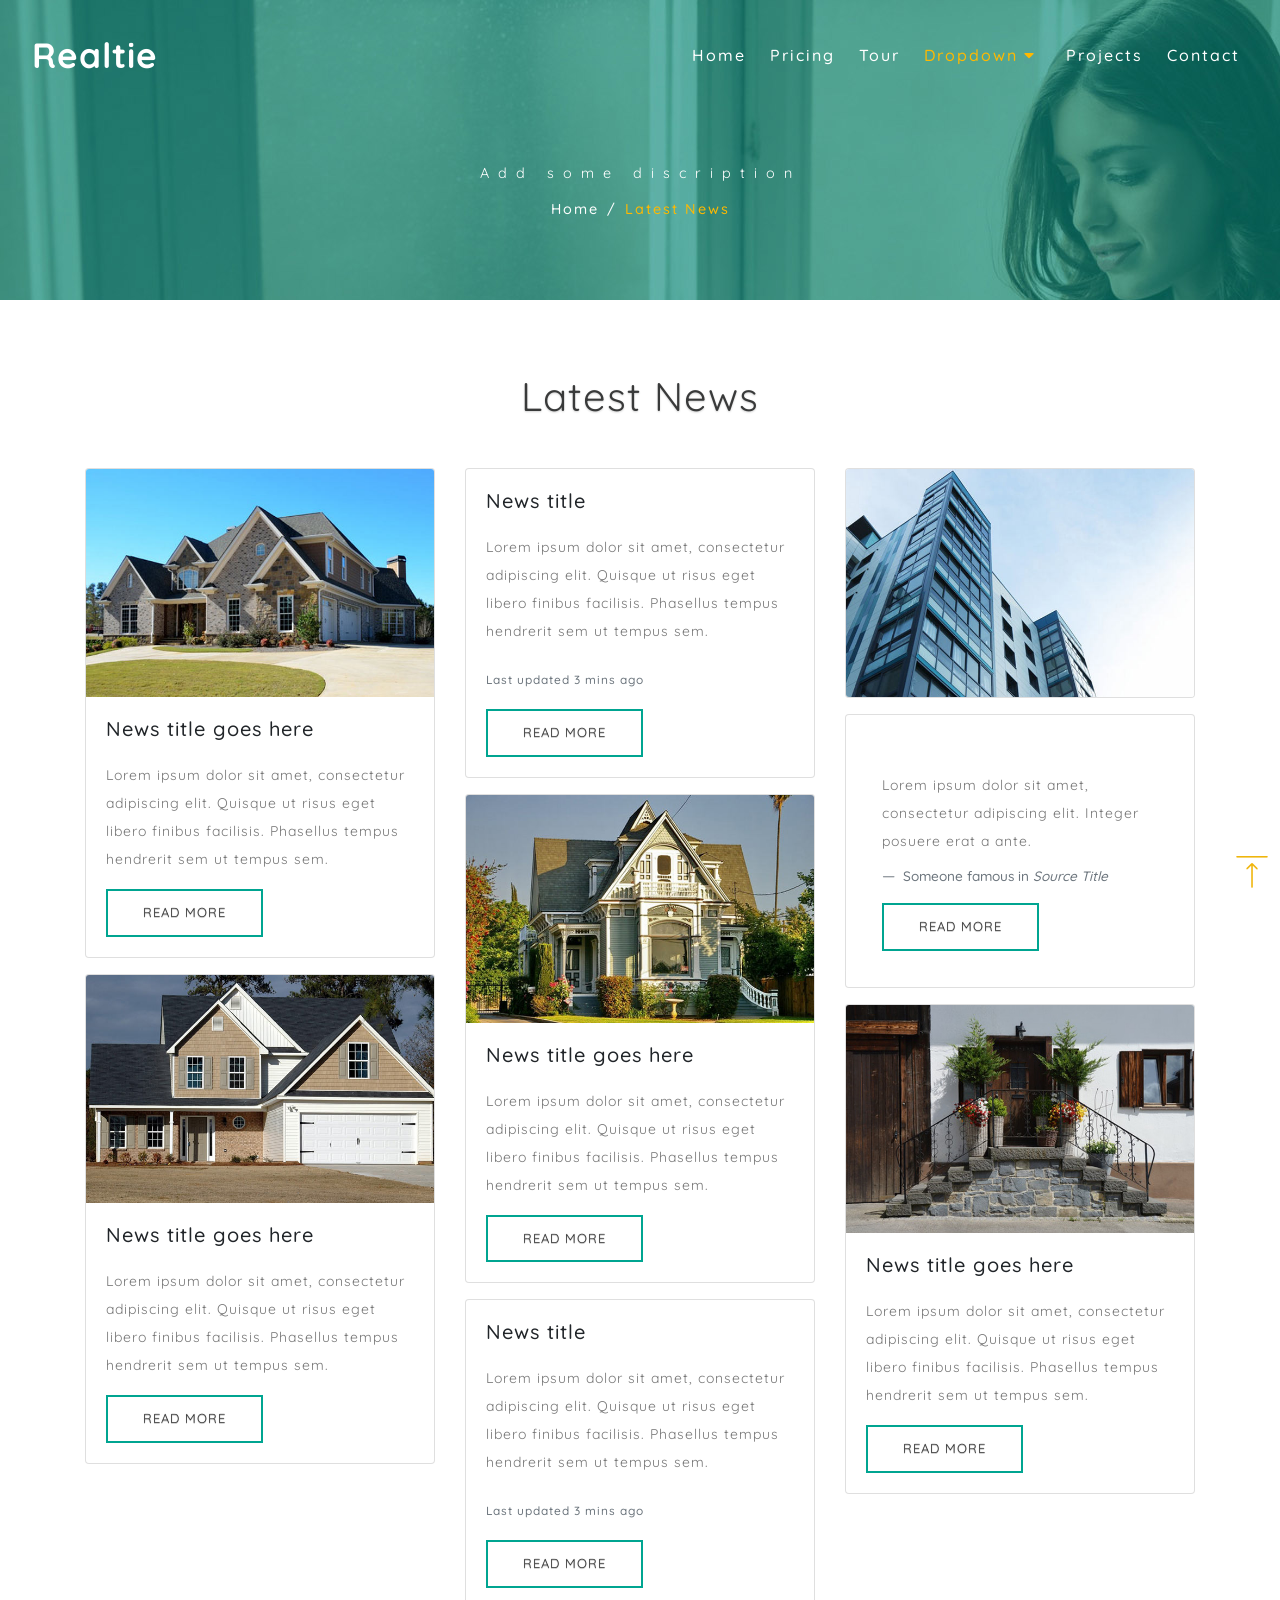
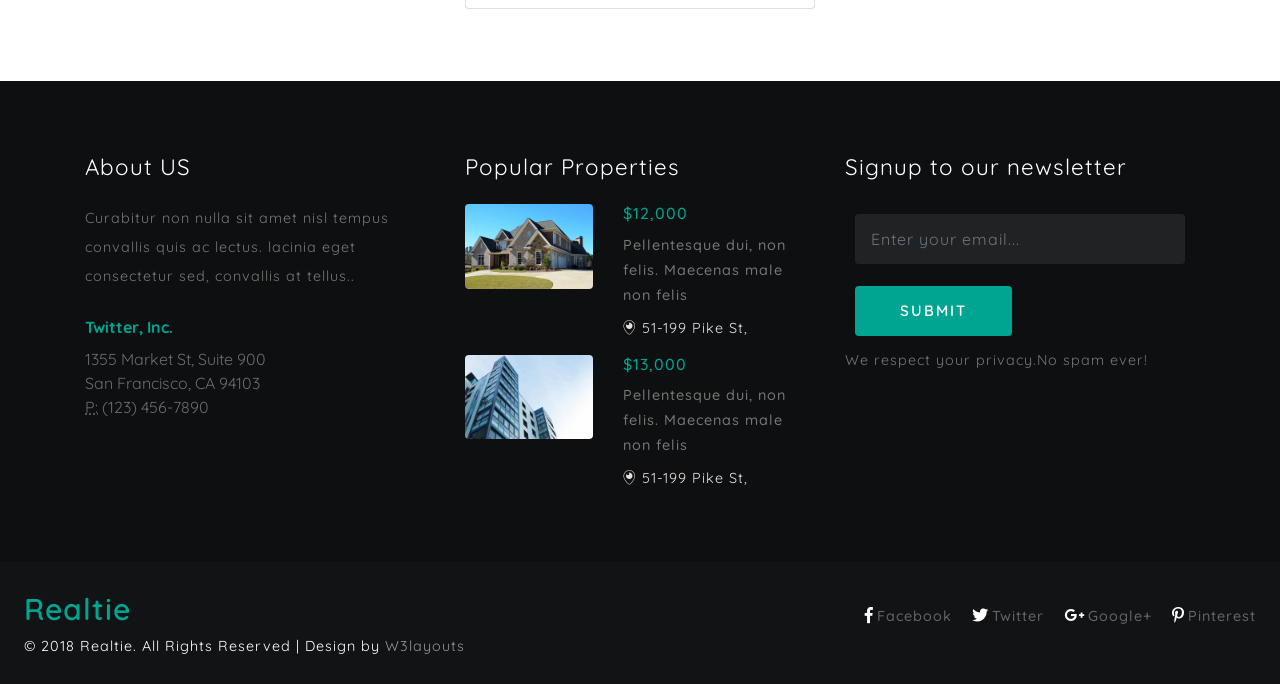
<file: web/news.html>
<!--
	Author: W3layouts
	Author URL: http://w3layouts.com
	License: Creative Commons Attribution 3.0 Unported
	License URL: http://creativecommons.org/licenses/by/3.0/
-->

<!DOCTYPE html>
<html lang="zxx">

<head>
	<title>Realtie Real estate Category Bootstrap responsive Web Template | News :: w3layouts</title>
	<meta name="viewport" content="width=device-width, initial-scale=1">
	<meta charset="utf-8">
	<meta name="keywords" content="Realtie a Responsive web template, Bootstrap Web Templates, Flat Web Templates, Android Compatible web template, 
Smartphone Compatible web template, free webdesigns for Nokia, Samsung, LG, SonyEricsson, Motorola web design" />
	<script>
		addEventListener("load", function () {
			setTimeout(hideURLbar, 0);
		}, false);

		function hideURLbar() {
			window.scrollTo(0, 1);
		}
	</script>
	<link href="css/bootstrap.css" rel='stylesheet' type='text/css' />
	<link href="css/style.css" rel='stylesheet' type='text/css' />
	<link href="css/fontawesome-all.css" rel="stylesheet">
	<link href="//fonts.googleapis.com/css?family=Quicksand:300,400,500,700" rel="stylesheet">
</head>


<body>
	<!--/banner-w3layouts-sec-->
	<div class="banner-w3layouts two">
		<header>
			<nav class="navbar navbar-expand-lg navbar-light bg-light">
				<a class="navbar-brand" href="index.html">Realtie</a>
				<button class="navbar-toggler" type="button" data-toggle="collapse" data-target="#navbarSupportedContent" aria-controls="navbarSupportedContent"
				    aria-expanded="false" aria-label="Toggle navigation">
					<span class="navbar-toggler-icon">
						<i class="fas fa-bars"></i>
					</span>
				</button>

				<div class="collapse navbar-collapse" id="navbarSupportedContent">
					<ul class="navbar-nav ml-auto">
						<li class="nav-item">
							<a class="nav-link" href="index.html">Home
								<span class="sr-only">(current)</span>
							</a>
						</li>
						<li class="nav-item ml-xl-2">
							<a class="nav-link" href="pricing.html">Pricing</a>
						</li>
						<li class="nav-item ml-xl-2">
							<a class="nav-link" href="404.html">Tour</a>
						</li>
						<li class="nav-item dropdown ml-xl-2 active">
							<a class="nav-link dropdown-toggle" href="#" id="navbarDropdown" role="button" data-toggle="dropdown" aria-haspopup="true"
							    aria-expanded="false">
								Dropdown
								<i class="fas fa-caret-down"></i>
							</a>
							<div class="dropdown-menu" aria-labelledby="navbarDropdown">
								<a class="dropdown-item" href="register.html">Register</a>
								<div class="dropdown-divider"></div>
								<a class="dropdown-item" href="news.html">News</a>
								<div class="dropdown-divider"></div>
								<a class="dropdown-item" href="customer.html">Customers</a>
							</div>
						</li>
						<li class="nav-item ml-xl-2">
							<a class="nav-link" href="projects.html">Projects</a>
						</li>
						<li class="nav-item ml-xl-2">
							<a class="nav-link" href="contact.html">Contact</a>
						</li>
					</ul>
					<!-- <form class="form-inline my-2 my-lg-0">
                      <input class="form-control mr-sm-2" type="search" placeholder="Search" aria-label="Search">
                      <button class="btn btn-outline-success my-2 my-sm-0" type="submit">Search</button>
                    </form> -->
				</div>
			</nav>
		</header>
		<!--banner-w3layouts-->
		<div class="banner-w3layouts-info two">
			<!--/search_form -->
			<div id="banner-w3layouts-info" class="search_top text-center">
				<p>Add some discription</p>
				<ol class="breadcrumb justify-content-center">
					<li class="breadcrumb-item">
						<a href="index.html">Home</a>
					</li>
					<li class="breadcrumb-item active">Latest News</li>
				</ol>
			</div>
			<!--//banner-w3layouts-info -->
		</div>
		<!--//banner-w3layouts-->
	</div>
	<!--/main-->
	<!--/main-->
	<section class="banner-w3layouts-bottom py-lg-5 py-3">
		<div class="container py-lg-4 py-3">
			<h3 class="tittle text-center mb-lg-5 mb-3">Latest News</h3>
			<div class="inner-sec-agileits-w3ls row">
				<div class="col-lg-4 news-gd">
					<div class="card">
						<img class="card-img-top img-fluid" src="images/g1.jpg" alt="Card image cap">
						<div class="card-body">
							<h5 class="card-title">News title goes here</h5>
							<p class="card-text">Lorem ipsum dolor sit amet, consectetur adipiscing elit. Quisque ut risus eget libero finibus facilisis. Phasellus tempus hendrerit sem ut tempus sem.</p>
							<a href="single.html" class="btn btn-sm animated-button gibson-three mt-3" >Read More</a>
						</div>
					</div>
					<div class="card mt-3">
						<img class="card-img-top img-fluid" src="images/g2.jpg" alt="Card image cap">
						<div class="card-body">
							<h5 class="card-title">News title goes here</h5>
							<p class="card-text">Lorem ipsum dolor sit amet, consectetur adipiscing elit. Quisque ut risus eget libero finibus facilisis. Phasellus tempus hendrerit sem ut tempus sem.</p>
							<a href="single.html" class="btn btn-sm animated-button gibson-three mt-3">Read More</a>
							
						</div>
					</div>
				</div>
				<div class="col-lg-4 news-gd">
					<div class="card">
						<div class="card-body">
							<h5 class="card-title">News title</h5>
							<p class="card-text">Lorem ipsum dolor sit amet, consectetur adipiscing elit. Quisque ut risus eget libero finibus facilisis. Phasellus tempus hendrerit sem ut tempus sem.</p>
							<p class="card-text">
								<small class="text-muted">Last updated 3 mins ago</small>
							</p>
							<a href="single.html" class="btn btn-sm animated-button gibson-three mt-3">Read More</a>
						</div>
					</div>
					<div class="card my-3">
							<img class="card-img-top img-fluid" src="images/g4.jpg" alt="Card image cap">
							<div class="card-body">
								<h5 class="card-title">News title goes here</h5>
								<p class="card-text">Lorem ipsum dolor sit amet, consectetur adipiscing elit. Quisque ut risus eget libero finibus facilisis. Phasellus tempus hendrerit sem ut tempus sem.</p>
								<a href="single.html" class="btn btn-sm animated-button gibson-three mt-3" >Read More</a>

							</div>
					</div>
					<div class="card">
						<div class="card-body">
							<h5 class="card-title">News title</h5>
							<p class="card-text">Lorem ipsum dolor sit amet, consectetur adipiscing elit. Quisque ut risus eget libero finibus facilisis. Phasellus tempus hendrerit sem ut tempus sem.</p>
							<p class="card-text">
								<small class="text-muted">Last updated 3 mins ago</small>
							</p>
							<a href="single.html" class="btn btn-sm animated-button gibson-three mt-3">Read More</a>
						</div>
					</div>
				</div>
				<div class="col-lg-4 news-gd">
					<div class="card">
						<img class="card-img img-fluid" src="images/g5.jpg" alt="Card image">
					</div>
					<div class="card p-3 mt-3">
						<blockquote class="blockquote mb-0 card-body">
							<p class="card-text">Lorem ipsum dolor sit amet, consectetur adipiscing elit. Integer posuere erat a ante.</p>
							<footer class="blockquote-footer mt-2">
								<small class="text-muted">
									Someone famous in
									<cite title="Source Title">Source Title</cite>
								</small>
								<a href="single.html" class="btn btn-sm animated-button gibson-three mt-3">Read More</a>
							</footer>
						</blockquote>
					</div>
					<div class="card my-3">
							<img class="card-img-top img-fluid" src="images/g9.jpg" alt="Card image cap">
							<div class="card-body">
								<h5 class="card-title">News title goes here</h5>
								<p class="card-text">Lorem ipsum dolor sit amet, consectetur adipiscing elit. Quisque ut risus eget libero finibus facilisis. Phasellus tempus hendrerit sem ut tempus sem.
								</p>
								<a href="single.html" class="btn btn-sm animated-button gibson-three mt-3" >Read More</a>
								
							</div>
					</div>
				</div>

			</div>
		</div>
	</section>
	<!--//main-->
	<!--footer-->
	<footer>
		<div class="footer-sec-w3-agileits py-lg-5 py-3">
			<div class="container py-lg-4 py-3">
				<div class="row">
					<div class="col-lg-4 footer-grid-wthree text-left">
						<h3>About US</h3>
						<p>Curabitur non nulla sit amet nisl tempus convallis quis ac lectus. lacinia eget consectetur sed, convallis at tellus..</p>
						<address class="ad-info mt-3">
							<strong>Twitter, Inc.</strong>
							<br> 1355 Market St, Suite 900
							<br> San Francisco, CA 94103
							<br>
							<abbr title="Phone">P:</abbr> (123) 456-7890
						</address>
					</div>
					<div class="col-lg-4 footer-grid-wthree text-left">

						<div class="tech-btm">
							<h3>Popular Properties </h3>
							<div class="blog-grids row mb-3">
								<div class="col-md-5 blog-grid-left">
									<a href="single.html">
										<img src="images/g1.jpg" class="img-fluid rounded" alt="">
									</a>
								</div>
								<div class="col-md-7 blog-grid-right">
									<h6 class="price mb-2">$12,000</h6>
									<h5>
										<a href="single.html">Pellentesque dui, non felis. Maecenas male non felis </a>
									</h5>
									<div class="sub-meta mt-2">
										<span>
											<i class="fab fa-periscope"></i> 51-199 Pike St,</span>
									</div>
								</div>

							</div>
							<div class="blog-grids row mt-2">
								<div class="col-md-5 blog-grid-left">
									<a href="single.html">
										<img src="images/g5.jpg" class="img-fluid rounded" alt="">
									</a>
								</div>
								<div class="col-md-7 blog-grid-right">
									<h6 class="price mb-2">$13,000</h6>
									<h5>
										<a href="single.html">Pellentesque dui, non felis. Maecenas male non felis </a>
									</h5>
									<div class="sub-meta mt-2">
										<span>
											<i class="fab fa-periscope"></i> 51-199 Pike St,</span>
									</div>
								</div>

							</div>
						</div>
					</div>
					<!-- subscribe -->
					<div class="col-lg-4 subscribe-main footer-grid-wthree text-left">
						<h2>Signup to our newsletter</h2>
						<div class="subscribe-main text-left">
							<div class="subscribe-form">
								<form action="#" method="post" class="subscribe_form">
									<input class="form-control" type="email" placeholder="Enter your email..." required="">
									<button type="submit" class="btn btn-primary submit">Submit</button>
								</form>
								<div class="clearfix"> </div>
							</div>
							<p>We respect your privacy.No spam ever!</p>
						</div>
						<!-- //subscribe -->
					</div>
				</div>
				<!-- //footer -->
			</div>
		</div>
		<!-- footer -->
		<div class="footer-cpy p-lg-4 p-md-3 p-3 container-fluid">
			<div class="row">
				<div class="col-lg-6 copyrightbottom text-left">
					<h3>
						<a class="navbar-brand" href="index.html">Realtie</a>
					</h3>
					<p>© 2018 Realtie. All Rights Reserved | Design by
						<a href="http://w3layouts.com/">W3layouts</a>
					</p>

				</div>
				<div class="col-lg-6 copyrighttop mt-3 text-right">
					<ul>
						<li class="mx-3">
							<a class="facebook" href="#">
								<i class="fab fa-facebook-f"></i>
								<span>Facebook</span>
							</a>
						</li>
						<li>
							<a class="facebook" href="#">
								<i class="fab fa-twitter"></i>
								<span>Twitter</span>
							</a>
						</li>
						<li class="mx-3">
							<a class="facebook" href="#">
								<i class="fab fa-google-plus-g"></i>
								<span>Google+</span>
							</a>
						</li>
						<li>
							<a class="facebook" href="#">
								<i class="fab fa-pinterest-p"></i>
								<span>Pinterest</span>
							</a>
						</li>
					</ul>
				</div>
			</div>
		</div>
	</footer>
	<!---->

	<!-- /.footer -->
	<!-- js -->
	<script src="js/jquery-2.2.3.min.js"></script>
	<!-- //js -->
	<!-- password-script -->
	<script>
		window.onload = function () {
			document.getElementById("password1").onchange = validatePassword;
			document.getElementById("password2").onchange = validatePassword;
		}

		function validatePassword() {
			var pass2 = document.getElementById("password2").value;
			var pass1 = document.getElementById("password1").value;
			if (pass1 != pass2)
				document.getElementById("password2").setCustomValidity("Passwords Don't Match");
			else
				document.getElementById("password2").setCustomValidity('');
			//empty string means no validation error
		}
	</script>
	<!-- //password-script -->

	<!--/ start-smoth-scrolling -->
	<script src="js/move-top.js"></script>
	<script src="js/easing.js"></script>
	<script>
		jQuery(document).ready(function ($) {
			$(".scroll").click(function (event) {
				event.preventDefault();
				$('html,body').animate({
					scrollTop: $(this.hash).offset().top
				}, 900);
			});
		});
	</script>
	<!--// end-smoth-scrolling -->

	<script>
		$(document).ready(function () {
			/*
									var defaults = {
							  			containerID: 'toTop', // fading element id
										containerHoverID: 'toTopHover', // fading element hover id
										scrollSpeed: 1200,
										easingType: 'linear' 
							 		};
									*/

			$().UItoTop({
				easingType: 'easeOutQuart'
			});

		});
	</script>
	<!-- //Custom-JavaScript-File-Links -->
	<script src="js/bootstrap.js"></script>


</body>

</html>
</file>
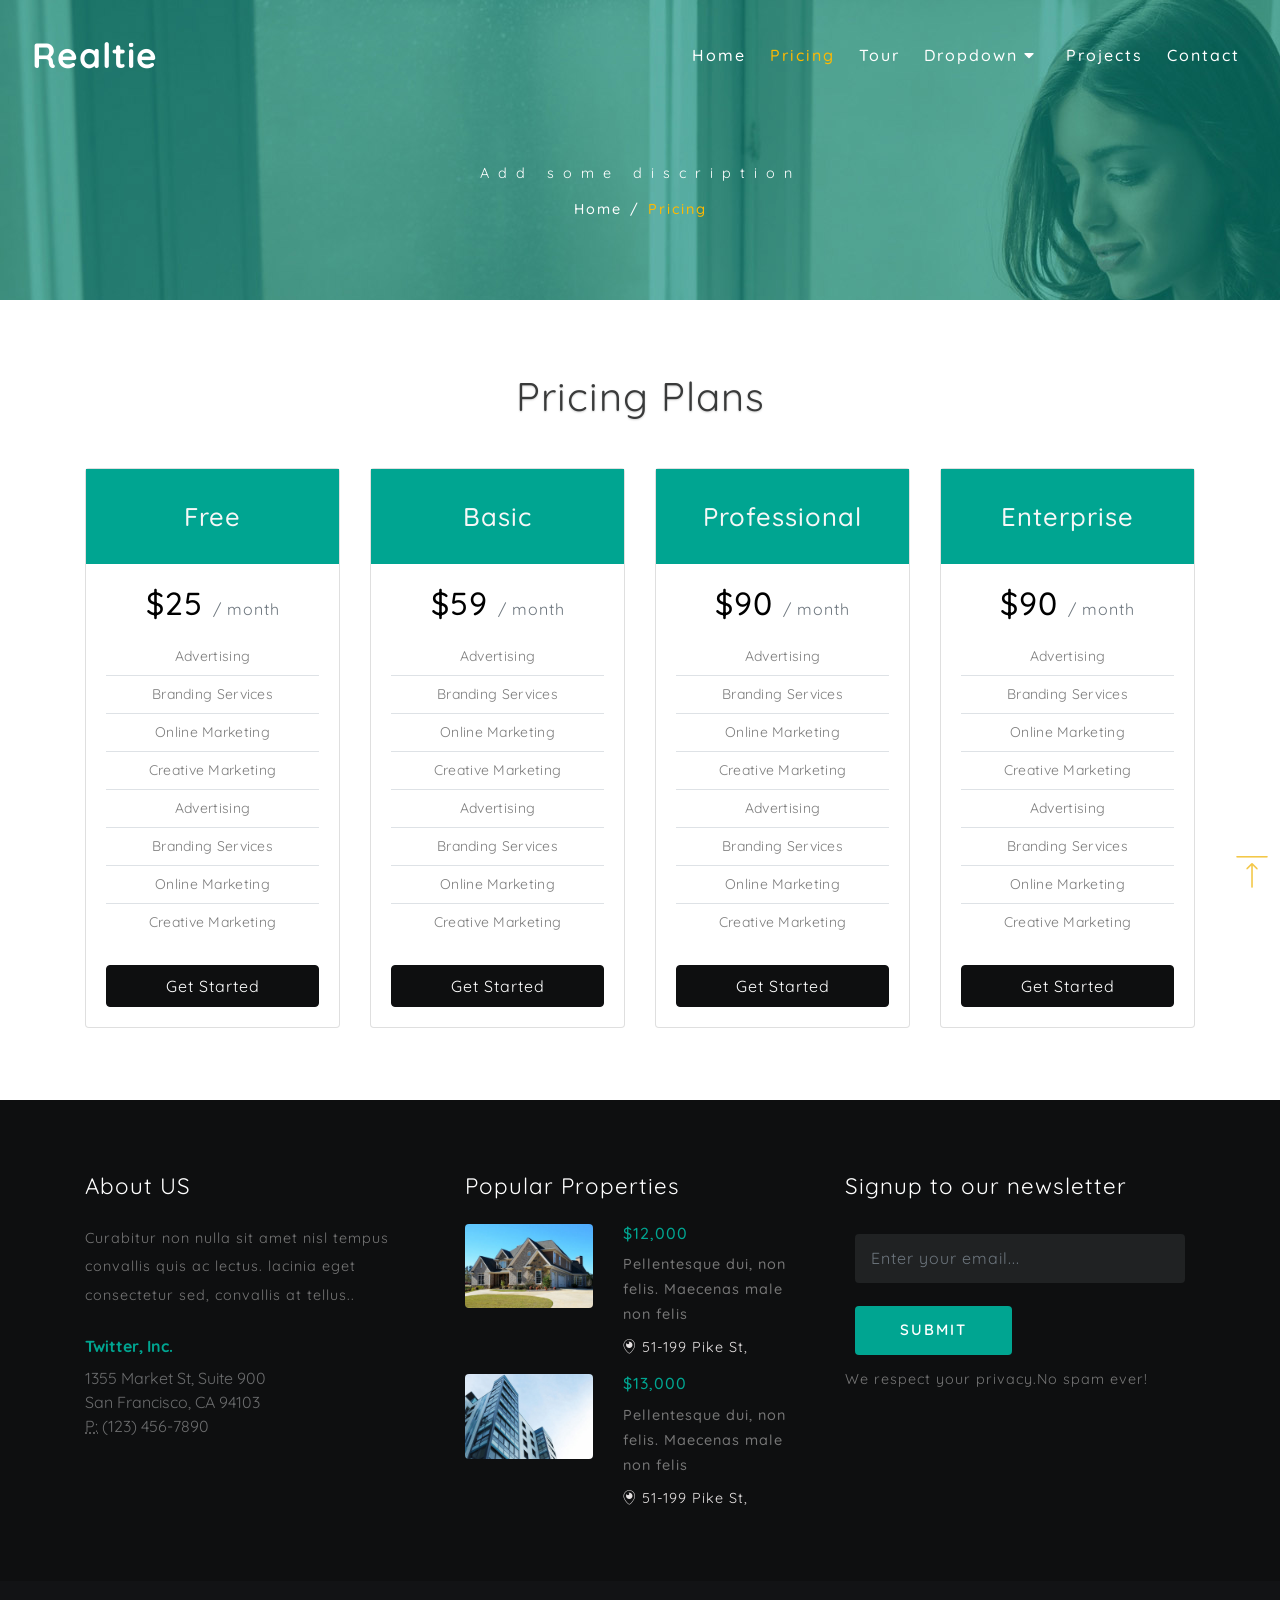
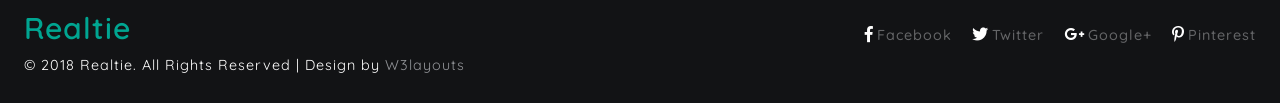
<file: web/pricing.html>
<!--
	Author: W3layouts
	Author URL: http://w3layouts.com
	License: Creative Commons Attribution 3.0 Unported
	License URL: http://creativecommons.org/licenses/by/3.0/
-->

<!DOCTYPE html>
<html lang="zxx">

<head>
	<title>Realtie Real estate Category Bootstrap responsive Web Template | Home :: w3layouts</title>
	<meta name="viewport" content="width=device-width, initial-scale=1">
	<meta charset="utf-8">
	<meta name="keywords" content="Realtie a Responsive web template, Bootstrap Web Templates, Flat Web Templates, Android Compatible web template, 
Smartphone Compatible web template, free webdesigns for Nokia, Samsung, LG, SonyEricsson, Motorola web design" />
	<script>
		addEventListener("load", function () {
			setTimeout(hideURLbar, 0);
		}, false);

		function hideURLbar() {
			window.scrollTo(0, 1);
		}
	</script>
	<link href="css/bootstrap.css" rel='stylesheet' type='text/css' />
	<link rel="stylesheet" href="css/flexslider.css" type="text/css" media="screen" property="" />
	<link rel="stylesheet" href="css/owl.carousel.css" type="text/css" media="all">
	<link rel="stylesheet" href="css/owl.theme.css" type="text/css" media="all">
	<link href="css/style.css" rel='stylesheet' type='text/css' />
	<link href="css/fontawesome-all.css" rel="stylesheet">
	<link href="//fonts.googleapis.com/css?family=Quicksand:300,400,500,700" rel="stylesheet">
</head>


<body>
	<!--/banner-w3layouts-sec-->
	<div class="banner-w3layouts two">
		<header>
			<nav class="navbar navbar-expand-lg navbar-light bg-light">
				<a class="navbar-brand" href="index.html">Realtie</a>
				<button class="navbar-toggler" type="button" data-toggle="collapse" data-target="#navbarSupportedContent" aria-controls="navbarSupportedContent"
				    aria-expanded="false" aria-label="Toggle navigation">
					<span class="navbar-toggler-icon">
						<i class="fas fa-bars"></i>
					</span>
				</button>

				<div class="collapse navbar-collapse" id="navbarSupportedContent">
					<ul class="navbar-nav ml-auto">
						<li class="nav-item">
							<a class="nav-link" href="index.html">Home
								<span class="sr-only">(current)</span>
							</a>
						</li>
						<li class="nav-item ml-xl-2 active">
							<a class="nav-link" href="pricing.html">Pricing</a>
						</li>
						<li class="nav-item ml-xl-2">
							<a class="nav-link" href="404.html">Tour</a>
						</li>
						<li class="nav-item dropdown ml-xl-2">
							<a class="nav-link dropdown-toggle" href="#" id="navbarDropdown" role="button" data-toggle="dropdown" aria-haspopup="true"
							    aria-expanded="false">
								Dropdown
								<i class="fas fa-caret-down"></i>
							</a>
							<div class="dropdown-menu" aria-labelledby="navbarDropdown">
								<a class="dropdown-item" href="register.html">Register</a>
								<div class="dropdown-divider"></div>
								<a class="dropdown-item" href="news.html">News</a>
								<div class="dropdown-divider"></div>
								<a class="dropdown-item" href="customer.html">Customers</a>
							</div>
						</li>
						<li class="nav-item ml-xl-2">
							<a class="nav-link" href="projects.html">Projects</a>
						</li>
						<li class="nav-item ml-xl-2">
							<a class="nav-link" href="contact.html">Contact</a>
						</li>
					</ul>
					<!-- <form class="form-inline my-2 my-lg-0">
                      <input class="form-control mr-sm-2" type="search" placeholder="Search" aria-label="Search">
                      <button class="btn btn-outline-success my-2 my-sm-0" type="submit">Search</button>
                    </form> -->
				</div>
			</nav>
		</header>
		<!--banner-w3layouts-->
		<div class="banner-w3layouts-info two">
			<!--/search_form -->
			<div id="banner-w3layouts-info" class="search_top text-center">
				<p>Add some discription</p>
				<ol class="breadcrumb justify-content-center">
					<li class="breadcrumb-item">
						<a href="index.html">Home</a>
					</li>
					<li class="breadcrumb-item active">Pricing</li>
				</ol>
			</div>
			<!--//banner-w3layouts-info -->
		</div>
		<!--//banner-w3layouts-->
	</div>
	<!--/main-->
	<!--/banner-w3layouts-bottom -->
	<section class="banner-w3layouts-bottom py-lg-5 py-3">
		<div class="container py-lg-4 py-3">
			<h3 class="tittle text-center mx-auto mb-lg-5 mb-3 ">Pricing Plans</h3>
			<div class="card-deck text-center row">
				<div class="price-info-grid col-lg-3">
						<div class="price-inner">
					<div class="price-header">
						<h4>Free</h4>
					</div>
					<div class="price-body">
						<h5 class="pricing-title">
							<span class="align-top">$</span>25
							<small class="text-muted">/ month</small>
						</h5>
						<ul class="list-unstyled mt-3 mb-4">
								<li class="py-2 border-bottom">Advertising</li>
								<li class="py-2 border-bottom">Branding Services</li>
								<li class="py-2 border-bottom">Online Marketing</li>
								<li class="py-2 border-bottom">Creative Marketing</li>
								<li class="py-2 border-bottom">Advertising</li>
								<li class="py-2 border-bottom">Branding Services</li>
								<li class="py-2 border-bottom">Online Marketing</li>
								<li class="py-2">Creative Marketing</li>
							</ul>
							<a href="register.html" class="btn btn-block btn-outline-primary py-2">Get Started</a>
					</div>
					</div>
				</div>
				<div class="price-info-grid col-lg-3 my-lg-0 my-3">
						<div class="price-inner">
					<div class="price-header">
						<h4>Basic</h4>
					</div>
					<div class="price-body">
						<h5 class="pricing-title">
							<span class="align-top">$</span>59
							<small class="text-muted">/ month</small>
						</h5>
						<ul class="list-unstyled mt-3 mb-4">
								<li class="py-2 border-bottom">Advertising</li>
								<li class="py-2 border-bottom">Branding Services</li>
								<li class="py-2 border-bottom">Online Marketing</li>
								<li class="py-2 border-bottom">Creative Marketing</li>
								<li class="py-2 border-bottom">Advertising</li>
								<li class="py-2 border-bottom">Branding Services</li>
								<li class="py-2 border-bottom">Online Marketing</li>
								<li class="py-2">Creative Marketing</li>
							</ul>
							<a href="register.html" class="btn btn-block btn-outline-primary py-2">Get Started</a>
					</div>
					</div>
				</div>
				<div class="price-info-grid col-lg-3">
						<div class="price-inner">
					<div class="price-header">
							<h4>Professional</h4>
						</div>
						<div class="price-body">
							<h5 class="pricing-title">
								<span class="align-top">$</span>90
								<small class="text-muted">/ month</small>
							</h5>
							<ul class="list-unstyled mt-3 mb-4">
								<li class="py-2 border-bottom">Advertising</li>
								<li class="py-2 border-bottom">Branding Services</li>
								<li class="py-2 border-bottom">Online Marketing</li>
								<li class="py-2 border-bottom">Creative Marketing</li>
								<li class="py-2 border-bottom">Advertising</li>
								<li class="py-2 border-bottom">Branding Services</li>
								<li class="py-2 border-bottom">Online Marketing</li>
								<li class="py-2">Creative Marketing</li>
							</ul>
							<a href="register.html" class="btn btn-block btn-outline-primary py-2">Get Started</a>
						</div>
						</div>
					</div>
				<div class="price-info-grid col-lg-3">
					<div class="price-inner">
					<div class="price-header">
							<h4>Enterprise</h4>
						</div>
						<div class="price-body">
							<h5 class="pricing-title">
								<span class="align-top">$</span>90
								<small class="text-muted">/ month</small>
							</h5>
							<ul class="list-unstyled mt-3 mb-4">
								<li class="py-2 border-bottom">Advertising</li>
								<li class="py-2 border-bottom">Branding Services</li>
								<li class="py-2 border-bottom">Online Marketing</li>
								<li class="py-2 border-bottom">Creative Marketing</li>
								<li class="py-2 border-bottom">Advertising</li>
								<li class="py-2 border-bottom">Branding Services</li>
								<li class="py-2 border-bottom">Online Marketing</li>
								<li class="py-2">Creative Marketing</li>
							</ul>
							<a href="register.html" class="btn btn-block btn-outline-primary py-2">Get Started</a>
						</div>
					</div>
					</div>
			</div>
		</div>
	</section>
	<!--//banner-w3layouts-bottom -->
	<!--footer-->
	<footer>
		<div class="footer-sec-w3-agileits py-lg-5 py-3">
			<div class="container py-lg-4 py-3">
				<div class="row">
					<div class="col-lg-4 footer-grid-wthree text-left">
						<h3>About US</h3>
						<p>Curabitur non nulla sit amet nisl tempus convallis quis ac lectus. lacinia eget consectetur sed, convallis at tellus..</p>
						<address class="ad-info mt-3">
							<strong>Twitter, Inc.</strong>
							<br> 1355 Market St, Suite 900
							<br> San Francisco, CA 94103
							<br>
							<abbr title="Phone">P:</abbr> (123) 456-7890
						</address>
					</div>
					<div class="col-lg-4 footer-grid-wthree text-left">

						<div class="tech-btm">
							<h3>Popular Properties </h3>
							<div class="blog-grids row mb-3">
								<div class="col-md-5 blog-grid-left">
									<a href="single.html">
										<img src="images/g1.jpg" class="img-fluid rounded" alt="">
									</a>
								</div>
								<div class="col-md-7 blog-grid-right">
									<h6 class="price mb-2">$12,000</h6>
									<h5>
										<a href="single.html">Pellentesque dui, non felis. Maecenas male non felis </a>
									</h5>
									<div class="sub-meta mt-2">
										<span>
											<i class="fab fa-periscope"></i> 51-199 Pike St,</span>
									</div>
								</div>

							</div>
							<div class="blog-grids row mt-2">
								<div class="col-md-5 blog-grid-left">
									<a href="single.html">
										<img src="images/g5.jpg" class="img-fluid rounded" alt="">
									</a>
								</div>
								<div class="col-md-7 blog-grid-right">
									<h6 class="price mb-2">$13,000</h6>
									<h5>
										<a href="single.html">Pellentesque dui, non felis. Maecenas male non felis </a>
									</h5>
									<div class="sub-meta mt-2">
										<span>
											<i class="fab fa-periscope"></i> 51-199 Pike St,</span>
									</div>
								</div>

							</div>
						</div>
					</div>
					<!-- subscribe -->
					<div class="col-lg-4 subscribe-main footer-grid-wthree text-left">
						<h2>Signup to our newsletter</h2>
						<div class="subscribe-main text-left">
							<div class="subscribe-form">
								<form action="#" method="post" class="subscribe_form">
									<input class="form-control" type="email" placeholder="Enter your email..." required="">
									<button type="submit" class="btn btn-primary submit">Submit</button>
								</form>
								<div class="clearfix"> </div>
							</div>
							<p>We respect your privacy.No spam ever!</p>
						</div>
						<!-- //subscribe -->
					</div>
				</div>
				<!-- //footer -->
			</div>
		</div>
		<!-- footer -->
		<div class="footer-cpy p-lg-4 p-md-3 p-3 container-fluid">
			<div class="row">
				<div class="col-lg-6 copyrightbottom text-left">
					<h3>
						<a class="navbar-brand" href="index.html">Realtie</a>
					</h3>
					<p>© 2018 Realtie. All Rights Reserved | Design by
						<a href="http://w3layouts.com/">W3layouts</a>
					</p>

				</div>
				<div class="col-lg-6 copyrighttop mt-3 text-right">
					<ul>
						<li class="mx-3">
							<a class="facebook" href="#">
								<i class="fab fa-facebook-f"></i>
								<span>Facebook</span>
							</a>
						</li>
						<li>
							<a class="facebook" href="#">
								<i class="fab fa-twitter"></i>
								<span>Twitter</span>
							</a>
						</li>
						<li class="mx-3">
							<a class="facebook" href="#">
								<i class="fab fa-google-plus-g"></i>
								<span>Google+</span>
							</a>
						</li>
						<li>
							<a class="facebook" href="#">
								<i class="fab fa-pinterest-p"></i>
								<span>Pinterest</span>
							</a>
						</li>
					</ul>
				</div>
			</div>
		</div>
	</footer>
	<!---->

	<!-- /.footer -->
	<script src="js/jquery-2.2.3.min.js"></script>
	<!-- start-smooth-scrolling -->
	<script src="js/move-top.js"></script>
	<script src="js/easing.js"></script>
	<script>
		jQuery(document).ready(function ($) {
			$(".scroll").click(function (event) {
				event.preventDefault();

				$('html,body').animate({
					scrollTop: $(this.hash).offset().top
				}, 1000);
			});
		});
	</script>
	<!-- //end-smooth-scrolling -->
	<!-- dropdown nav -->
	<script>
		$(document).ready(function () {
			$(".dropdown").hover(
				function () {
					$('.dropdown-menu', this).stop(true, true).slideDown("fast");
					$(this).toggleClass('open');
				},
				function () {
					$('.dropdown-menu', this).stop(true, true).slideUp("fast");
					$(this).toggleClass('open');
				}
			);
		});
	</script>
	<!-- //dropdown nav -->
	<!-- smooth-scrolling-of-move-up -->
	<script>
		$(document).ready(function () {
			/*
			var defaults = {
				containerID: 'toTop', // fading element id
				containerHoverID: 'toTopHover', // fading element hover id
				scrollSpeed: 1200,
				easingType: 'linear' 
			};
			*/

			$().UItoTop({
				easingType: 'easeOutQuart'
			});

		});
	</script>
	<!-- //smooth-scrolling-of-move-up -->
	<script src="js/bootstrap.js"></script>
	<!-- js file -->
</body>

</html>
</file>
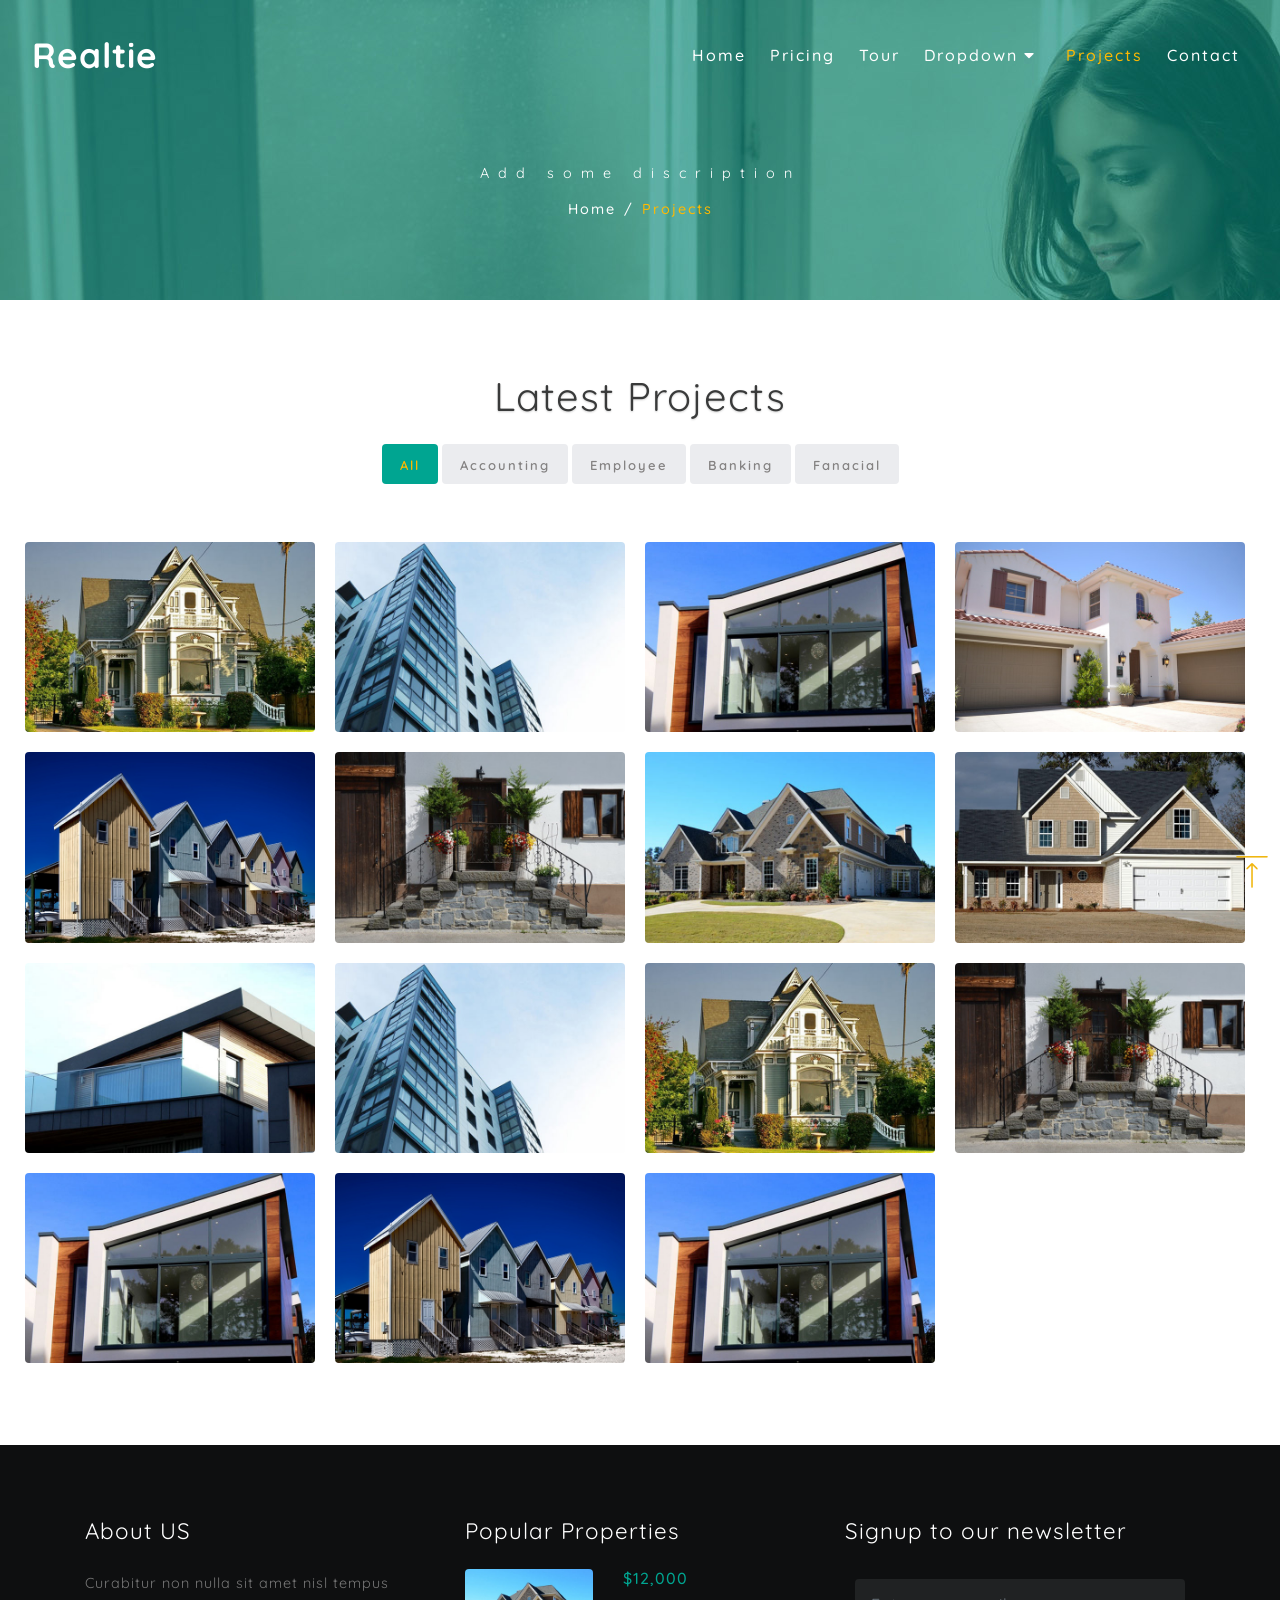
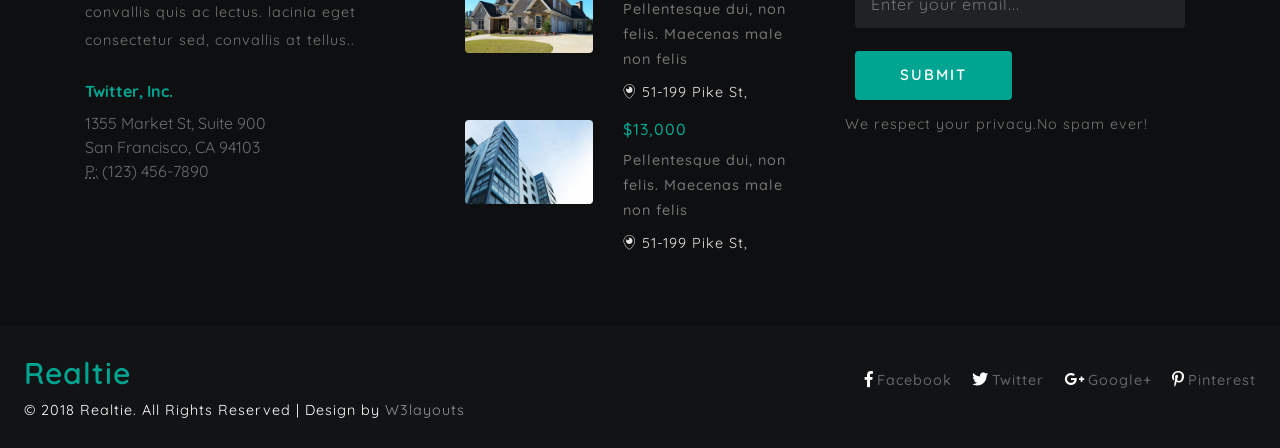
<file: web/projects.html>
<!--
	Author: W3layouts
	Author URL: http://w3layouts.com
	License: Creative Commons Attribution 3.0 Unported
	License URL: http://creativecommons.org/licenses/by/3.0/
-->

<!DOCTYPE html>
<html lang="zxx">

<head>
	<title>Realtie Real estate Category Bootstrap responsive Web Template | Projects :: w3layouts</title>
	<meta name="viewport" content="width=device-width, initial-scale=1">
	<meta charset="utf-8">
	<meta name="keywords" content="Realtie a Responsive web template, Bootstrap Web Templates, Flat Web Templates, Android Compatible web template, 
Smartphone Compatible web template, free webdesigns for Nokia, Samsung, LG, SonyEricsson, Motorola web design" />
	<script>
		addEventListener("load", function () {
			setTimeout(hideURLbar, 0);
		}, false);

		function hideURLbar() {
			window.scrollTo(0, 1);
		}
	</script>
	<link href="css/bootstrap.css" rel='stylesheet' type='text/css' />
	<link href="css/prettyPhoto.css" rel="stylesheet" type="text/css">
	<link href="css/style.css" rel='stylesheet' type='text/css' />
	<link href="css/fontawesome-all.css" rel="stylesheet">
	<link href="//fonts.googleapis.com/css?family=Quicksand:300,400,500,700" rel="stylesheet">
</head>


<body>
	<!--/banner-w3layouts-sec-->
	<div class="banner-w3layouts two">
		<header>
			<nav class="navbar navbar-expand-lg navbar-light bg-light">
				<a class="navbar-brand" href="index.html">Realtie</a>
				<button class="navbar-toggler" type="button" data-toggle="collapse" data-target="#navbarSupportedContent" aria-controls="navbarSupportedContent"
				    aria-expanded="false" aria-label="Toggle navigation">
					<span class="navbar-toggler-icon">
						<i class="fas fa-bars"></i>
					</span>
				</button>

				<div class="collapse navbar-collapse" id="navbarSupportedContent">
					<ul class="navbar-nav ml-auto">
						<li class="nav-item">
							<a class="nav-link" href="index.html">Home
								<span class="sr-only">(current)</span>
							</a>
						</li>
						<li class="nav-item ml-xl-2">
							<a class="nav-link" href="pricing.html">Pricing</a>
						</li>
						<li class="nav-item ml-xl-2">
							<a class="nav-link" href="404.html">Tour</a>
						</li>
						<li class="nav-item dropdown ml-xl-2">
							<a class="nav-link dropdown-toggle" href="#" id="navbarDropdown" role="button" data-toggle="dropdown" aria-haspopup="true"
							    aria-expanded="false">
								Dropdown
								<i class="fas fa-caret-down"></i>
							</a>
							<div class="dropdown-menu" aria-labelledby="navbarDropdown">
								<a class="dropdown-item" href="register.html">Register</a>
								<div class="dropdown-divider"></div>
								<a class="dropdown-item" href="news.html">News</a>
								<div class="dropdown-divider"></div>
								<a class="dropdown-item" href="customer.html">Customers</a>
							</div>
						</li>
						<li class="nav-item ml-xl-2 active">
							<a class="nav-link" href="projects.html">Projects</a>
						</li>
						<li class="nav-item ml-xl-2">
							<a class="nav-link" href="contact.html">Contact</a>
						</li>
					</ul>
					<!-- <form class="form-inline my-2 my-lg-0">
                      <input class="form-control mr-sm-2" type="search" placeholder="Search" aria-label="Search">
                      <button class="btn btn-outline-success my-2 my-sm-0" type="submit">Search</button>
                    </form> -->
				</div>
			</nav>
		</header>
		<!--banner-w3layouts-->
		<div class="banner-w3layouts-info two">
			<!--/search_form -->
			<div id="banner-w3layouts-info" class="search_top text-center">
				<p>Add some discription</p>
				<ol class="breadcrumb justify-content-center">
					<li class="breadcrumb-item">
						<a href="index.html">Home</a>
					</li>
					<li class="breadcrumb-item active">Projects</li>
				</ol>
			</div>
			<!--//banner-w3layouts-info -->
		</div>
		<!--//banner-w3layouts-->
	</div>
	<!--/main-->
	<!--/projects -->
	<section class="banner-w3layouts-bottom py-lg-5 py-3">
		<div class="container-fluid py-lg-4 py-3">
			<h3 class="tittle text-center mx-auto mb-lg-4 mb-3">Latest Projects</h3>		
		<ul class="portfolio-categ filter mb-lg-5 mb-3 text-center">
			<li class="port-filter all active">
				<a href="#">All</a>
			</li>
			<li class="cat-item-1">
				<a href="#" title="Category 1">Accounting</a>
			</li>
			<li class="cat-item-2">
				<a href="#" title="Category 2">Employee</a>
			</li>
			<li class="cat-item-3">
				<a href="#" title="Category 3">Banking</a>
			</li>
			<li class="cat-item-4">
				<a href="#" title="Category 4">Fanacial</a>
			</li>
		</ul>
		<ul class="portfolio-area clearfix">
			<li class="portfolio-item2" data-id="id-0" data-type="cat-item-4">
				<div>
					<span class="image-block img-hover">
						<a class="image-zoom rounded" href="images/g4.jpg" data-gal="prettyPhoto[gallery]">

							<img src="images/g4.jpg" class="img-fluid rounded" alt="">

						</a>
					</span>
				</div>
			</li>
			<li class="portfolio-item2" data-id="id-1" data-type="cat-item-2">
				<div>
					<span class="image-block">
						<a class="image-zoom" href="images/g5.jpg" data-gal="prettyPhoto[gallery]">

							<img src="images/g5.jpg" class="img-fluid rounded" alt="">

						</a>
					</span>
				</div>
			</li>
			<li class="portfolio-item2" data-id="id-2" data-type="cat-item-1">
				<div>
					<span class="image-block">
						<a class="image-zoom" href="images/g6.jpg" data-gal="prettyPhoto[gallery]">

							<img src="images/g6.jpg" class="img-fluid rounded" alt="">

						</a>
					</span>
				</div>
			</li>
			<li class="portfolio-item2" data-id="id-3" data-type="cat-item-4">
				<div>
					<span class="image-block">
						<a class="image-zoom" href="images/g7.jpg" data-gal="prettyPhoto[gallery]">

							<img src="images/g7.jpg" class="img-fluid rounded" alt="">

						</a>
					</span>
				</div>
			</li>
			<li class="portfolio-item2" data-id="id-4" data-type="cat-item-3">
				<div>
					<span class="image-block">
						<a class="image-zoom" href="images/g8.jpg" data-gal="prettyPhoto[gallery]">

							<img src="images/g8.jpg" class="img-fluid rounded" alt="">

						</a>
					</span>
				</div>
			</li>
			<li class="portfolio-item2" data-id="id-5" data-type="cat-item-2">
				<div>
					<span class="image-block">
						<a class="image-zoom" href="images/g9.jpg" data-gal="prettyPhoto[gallery]">

							<img src="images/g9.jpg" class="img-fluid rounded" alt="">

						</a>
					</span>
				</div>
			</li>
			<li class="portfolio-item2" data-id="id-6" data-type="cat-item-1">
				<div>
					<span class="image-block">
						<a class="image-zoom" href="images/g1.jpg" data-gal="prettyPhoto[gallery]">

							<img src="images/g1.jpg" class="img-fluid rounded" alt="">

						</a>
					</span>
				</div>
			</li>
			<li class="portfolio-item2" data-id="id-7" data-type="cat-item-1">
				<div>
					<span class="image-block">
						<a class="image-zoom" href="images/g2.jpg" data-gal="prettyPhoto[gallery]">

							<img src="images/g2.jpg" class="img-fluid rounded" alt="">

						</a>
					</span>
				</div>
			</li>
			<li class="portfolio-item2" data-id="id-9" data-type="cat-item-4">
				<div>
					<span class="image-block">
						<a class="image-zoom" href="images/g3.jpg" data-gal="prettyPhoto[gallery]">

							<img src="images/g3.jpg" class="img-fluid rounded" alt="">

						</a>
					</span>
				</div>
			</li>
			<li class="portfolio-item2" data-id="id-9" data-type="cat-item-3">
				<div>
					<span class="image-block">
						<a class="image-zoom" href="images/g5.jpg" data-gal="prettyPhoto[gallery]">

							<img src="images/g5.jpg" class="img-fluid rounded" alt="">

						</a>
					</span>
				</div>
			</li>
			<li class="portfolio-item2" data-id="id-10" data-type="cat-item-2">
				<div>
					<span class="image-block">
						<a class="image-zoom" href="images/g4.jpg" data-gal="prettyPhoto[gallery]">

							<img src="images/g4.jpg" class="img-fluid rounded" alt="">

						</a>
					</span>
				</div>
			</li>
			<li class="portfolio-item2" data-id="id-8" data-type="cat-item-1">
				<div>
					<span class="image-block">
						<a class="image-zoom" href="images/g9.jpg" data-gal="prettyPhoto[gallery]">

							<img src="images/g9.jpg" class="img-fluid rounded" alt="">

						</a>
					</span>
				</div>
			</li>
			<li class="portfolio-item2" data-id="id-9" data-type="cat-item-3">
				<div>
					<span class="image-block">
						<a class="image-zoom" href="images/g6.jpg" data-gal="prettyPhoto[gallery]">

							<img src="images/g6.jpg" class="img-fluid rounded" alt="">

						</a>
					</span>
				</div>
			</li>
			<li class="portfolio-item2" data-id="id-10" data-type="cat-item-2">
				<div>
					<span class="image-block">
						<a class="image-zoom" href="images/g8.jpg" data-gal="prettyPhoto[gallery]">

							<img src="images/g8.jpg" class="img-fluid rounded" alt="">

						</a>
					</span>
				</div>
			</li>
			<li class="portfolio-item2" data-id="id-8" data-type="cat-item-1">
				<div>
					<span class="image-block">
						<a class="image-zoom" href="images/g6.jpg" data-gal="prettyPhoto[gallery]">

							<img src="images/g6.jpg" class="img-fluid rounded" alt="">

						</a>
					</span>
				</div>
			</li>
		</ul>
	   </div>
	</section>
	<!--//projects -->
	<!--footer-->
	<footer>
		<div class="footer-sec-w3-agileits py-lg-5 py-3">
			<div class="container py-lg-4 py-3">
				<div class="row">
					<div class="col-lg-4 footer-grid-wthree text-left">
						<h3>About US</h3>
						<p>Curabitur non nulla sit amet nisl tempus convallis quis ac lectus. lacinia eget consectetur sed, convallis at tellus..</p>
						<address class="ad-info mt-3">
							<strong>Twitter, Inc.</strong>
							<br> 1355 Market St, Suite 900
							<br> San Francisco, CA 94103
							<br>
							<abbr title="Phone">P:</abbr> (123) 456-7890
						</address>
					</div>
					<div class="col-lg-4 footer-grid-wthree text-left">

						<div class="tech-btm">
							<h3>Popular Properties </h3>
							<div class="blog-grids row mb-3">
								<div class="col-md-5 blog-grid-left">
									<a href="single.html">
										<img src="images/g1.jpg" class="img-fluid rounded" alt="">
									</a>
								</div>
								<div class="col-md-7 blog-grid-right">
									<h6 class="price mb-2">$12,000</h6>
									<h5>
										<a href="single.html">Pellentesque dui, non felis. Maecenas male non felis </a>
									</h5>
									<div class="sub-meta mt-2">
										<span>
											<i class="fab fa-periscope"></i> 51-199 Pike St,</span>
									</div>
								</div>

							</div>
							<div class="blog-grids row mt-2">
								<div class="col-md-5 blog-grid-left">
									<a href="single.html">
										<img src="images/g5.jpg" class="img-fluid rounded" alt="">
									</a>
								</div>
								<div class="col-md-7 blog-grid-right">
									<h6 class="price mb-2">$13,000</h6>
									<h5>
										<a href="single.html">Pellentesque dui, non felis. Maecenas male non felis </a>
									</h5>
									<div class="sub-meta mt-2">
										<span>
											<i class="fab fa-periscope"></i> 51-199 Pike St,</span>
									</div>
								</div>

							</div>
						</div>
					</div>
					<!-- subscribe -->
					<div class="col-lg-4 subscribe-main footer-grid-wthree text-left">
						<h2>Signup to our newsletter</h2>
						<div class="subscribe-main text-left">
							<div class="subscribe-form">
								<form action="#" method="post" class="subscribe_form">
									<input class="form-control" type="email" placeholder="Enter your email..." required="">
									<button type="submit" class="btn btn-primary submit">Submit</button>
								</form>
								<div class="clearfix"> </div>
							</div>
							<p>We respect your privacy.No spam ever!</p>
						</div>
						<!-- //subscribe -->
					</div>
				</div>
				<!-- //footer -->
			</div>
		</div>
		<!-- footer -->
		<div class="footer-cpy p-lg-4 p-md-3 p-3 container-fluid">
			<div class="row">
				<div class="col-lg-6 copyrightbottom text-left">
					<h3>
						<a class="navbar-brand" href="index.html">Realtie</a>
					</h3>
					<p>© 2018 Realtie. All Rights Reserved | Design by
						<a href="http://w3layouts.com/">W3layouts</a>
					</p>

				</div>
				<div class="col-lg-6 copyrighttop mt-3 text-right">
					<ul>
						<li class="mx-3">
							<a class="facebook" href="#">
								<i class="fab fa-facebook-f"></i>
								<span>Facebook</span>
							</a>
						</li>
						<li>
							<a class="facebook" href="#">
								<i class="fab fa-twitter"></i>
								<span>Twitter</span>
							</a>
						</li>
						<li class="mx-3">
							<a class="facebook" href="#">
								<i class="fab fa-google-plus-g"></i>
								<span>Google+</span>
							</a>
						</li>
						<li>
							<a class="facebook" href="#">
								<i class="fab fa-pinterest-p"></i>
								<span>Pinterest</span>
							</a>
						</li>
					</ul>
				</div>
			</div>
		</div>
	</footer>
	<!---->

	<!-- /.footer -->
	<script src="js/jquery-2.2.3.min.js"></script>
	
	<!-- dropdown nav -->
	<script>
		$(document).ready(function () {
			$(".dropdown").hover(
				function () {
					$('.dropdown-menu', this).stop(true, true).slideDown("fast");
					$(this).toggleClass('open');
				},
				function () {
					$('.dropdown-menu', this).stop(true, true).slideUp("fast");
					$(this).toggleClass('open');
				}
			);
		});
	</script>
	<!-- //dropdown nav -->
	<!-- smooth-scrolling-of-move-up -->
	<script>
		$(document).ready(function () {
			/*
			var defaults = {
				containerID: 'toTop', // fading element id
				containerHoverID: 'toTopHover', // fading element hover id
				scrollSpeed: 1200,
				easingType: 'linear' 
			};
			*/

			$().UItoTop({
				easingType: 'easeOutQuart'
			});

		});
	</script>
	<!-- //smooth-scrolling-of-move-up -->
	<!-- start-smooth-scrolling -->
	<script src="js/move-top.js"></script>
	<script src="js/easing.js"></script>
	<script>
		jQuery(document).ready(function ($) {
			$(".scroll").click(function (event) {
				event.preventDefault();

				$('html,body').animate({
					scrollTop: $(this.hash).offset().top
				}, 1000);
			});
		});
	</script>
	<!-- //end-smooth-scrolling -->
	<script src="js/bootstrap.js"></script>
	<!-- js file -->
	<!-- jQuery-Photo-filter-lightbox-Gallery-plugin -->
	<script src="js/jquery-1.7.2.js"></script>
	<script src="js/jquery.quicksand.js"></script>
	<script src="js/script.js"></script>
	<script src="js/jquery.prettyPhoto.js"></script>
	<!-- //jQuery-Photo-filter-lightbox-Gallery-plugin -->

</body>

</html>
</file>
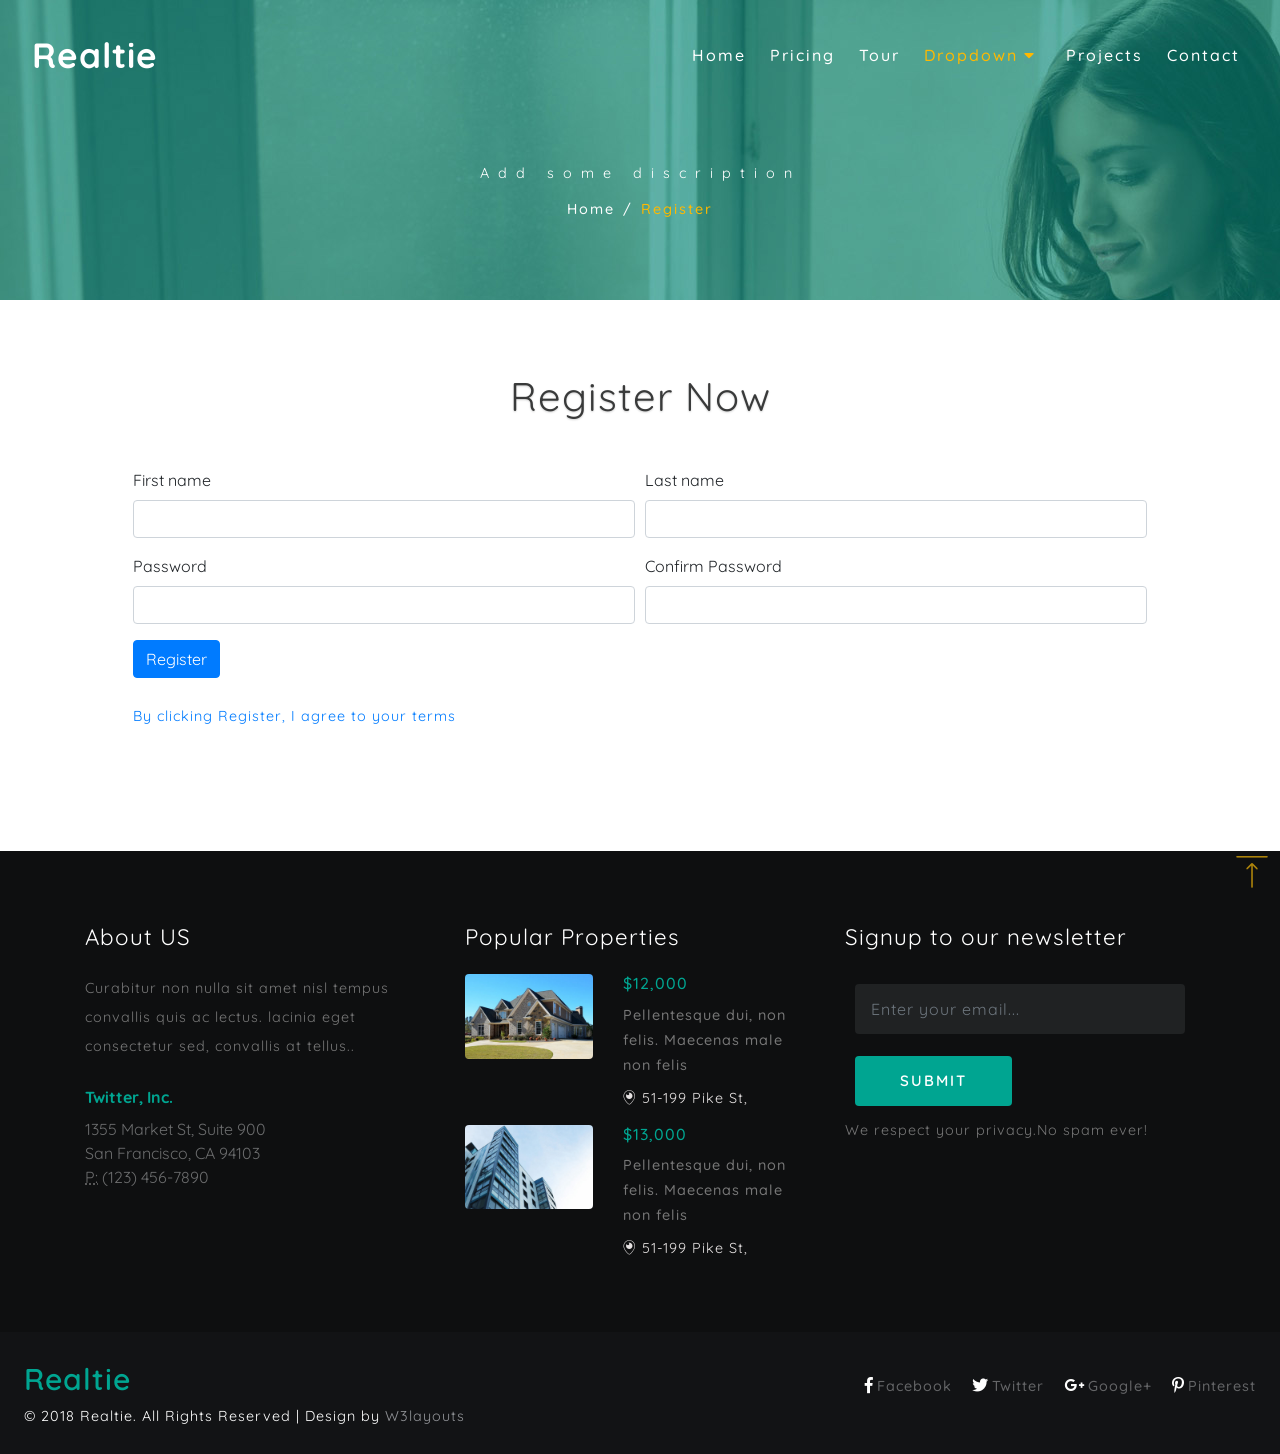
<file: web/register.html>
<!--
	Author: W3layouts
	Author URL: http://w3layouts.com
	License: Creative Commons Attribution 3.0 Unported
	License URL: http://creativecommons.org/licenses/by/3.0/
-->

<!DOCTYPE html>
<html lang="zxx">

<head>
	<title>Realtie Real estate Category Bootstrap responsive Web Template | Register :: w3layouts</title>
	<meta name="viewport" content="width=device-width, initial-scale=1">
	<meta charset="utf-8">
	<meta name="keywords" content="Realtie a Responsive web template, Bootstrap Web Templates, Flat Web Templates, Android Compatible web template, 
Smartphone Compatible web template, free webdesigns for Nokia, Samsung, LG, SonyEricsson, Motorola web design" />
	<script>
		addEventListener("load", function () {
			setTimeout(hideURLbar, 0);
		}, false);

		function hideURLbar() {
			window.scrollTo(0, 1);
		}
	</script>
	<link href="css/bootstrap.css" rel='stylesheet' type='text/css' />
	<link href="css/style.css" rel='stylesheet' type='text/css' />
	<link href="css/fontawesome-all.css" rel="stylesheet">
	<link href="//fonts.googleapis.com/css?family=Quicksand:300,400,500,700" rel="stylesheet">
</head>


<body>
	<!--/banner-w3layouts-sec-->
	<div class="banner-w3layouts two">
		<header>
			<nav class="navbar navbar-expand-lg navbar-light bg-light">
				<a class="navbar-brand" href="index.html">Realtie</a>
				<button class="navbar-toggler" type="button" data-toggle="collapse" data-target="#navbarSupportedContent" aria-controls="navbarSupportedContent"
				    aria-expanded="false" aria-label="Toggle navigation">
					<span class="navbar-toggler-icon">
						<i class="fas fa-bars"></i>
					</span>
				</button>

				<div class="collapse navbar-collapse" id="navbarSupportedContent">
					<ul class="navbar-nav ml-auto">
						<li class="nav-item">
							<a class="nav-link" href="index.html">Home
								<span class="sr-only">(current)</span>
							</a>
						</li>
						<li class="nav-item ml-xl-2">
							<a class="nav-link" href="pricing.html">Pricing</a>
						</li>
						<li class="nav-item ml-xl-2">
							<a class="nav-link" href="404.html">Tour</a>
						</li>
						<li class="nav-item dropdown ml-xl-2 active">
							<a class="nav-link dropdown-toggle" href="#" id="navbarDropdown" role="button" data-toggle="dropdown" aria-haspopup="true"
							    aria-expanded="false">
								Dropdown
								<i class="fas fa-caret-down"></i>
							</a>
							<div class="dropdown-menu" aria-labelledby="navbarDropdown">
								<a class="dropdown-item" href="register.html">Register</a>
								<div class="dropdown-divider"></div>
								<a class="dropdown-item" href="news.html">News</a>
								<div class="dropdown-divider"></div>
								<a class="dropdown-item" href="customer.html">Customers</a>
							</div>
						</li>
						<li class="nav-item ml-xl-2">
							<a class="nav-link" href="projects.html">Projects</a>
						</li>
						<li class="nav-item ml-xl-2">
							<a class="nav-link" href="contact.html">Contact</a>
						</li>
					</ul>
					<!-- <form class="form-inline my-2 my-lg-0">
                      <input class="form-control mr-sm-2" type="search" placeholder="Search" aria-label="Search">
                      <button class="btn btn-outline-success my-2 my-sm-0" type="submit">Search</button>
                    </form> -->
				</div>
			</nav>
		</header>
		<!--banner-w3layouts-->
		<div class="banner-w3layouts-info two">
			<!--/search_form -->
			<div id="banner-w3layouts-info" class="search_top text-center">
				<p>Add some discription</p>
				<ol class="breadcrumb justify-content-center">
					<li class="breadcrumb-item">
						<a href="index.html">Home</a>
					</li>
					<li class="breadcrumb-item active">Register</li>
				</ol>
			</div>
			<!--//banner-w3layouts-info -->
		</div>
		<!--//banner-w3layouts-->
	</div>
	<!--/main-->
	<!--/main-->
	<section class="banner-w3layouts-bottom py-lg-5 py-3">
		<div class="container py-lg-4 py-3">
			<h3 class="tittle text-center">Register Now</h3>
				<div class="inner-sec-agileits-w3ls">
			<div class="login p-5 bg-light mx-auto mw-100">
				<form action="#" method="post">
						<div class="form-row">
								<div class="col-md-6 mb-3">
										<label for="validationCustom01">First name</label>

									<input type="text" class="form-control" id="validationDefault01" placeholder="" required="">
								</div>
								<div class="col-md-6 mb-3">
										<label for="validationCustom02">Last name</label>
									<input type="text" class="form-control" id="validationDefault02" placeholder="" required="">
								</div>
							</div>
							<div class="form-row">
								<div class="form-group col-md-6">
										<label for="exampleInputPassword1 mb-2">Password</label>
									<input type="password" class="form-control" id="password1" placeholder="" required="">
								</div>
								<div class="form-group col-md-6">
										<label for="exampleInputPassword2 mb-2">Confirm Password</label>
										<input type="password" class="form-control" id="password2" placeholder="" required="">
									</div>
								
							</div>
							<button type="submit" class="btn btn-primary submit mb-4">Register</button>
								<p>
									<a href="#">By clicking Register, I agree to your terms</a>
								</p>
						</form>
		
					</div>
			</div>
		</div>
	</section>
	<!--//main-->
	<!--footer-->
	<footer>
		<div class="footer-sec-w3-agileits py-lg-5 py-3">
			<div class="container py-lg-4 py-3">
				<div class="row">
					<div class="col-lg-4 footer-grid-wthree text-left">
						<h3>About US</h3>
						<p>Curabitur non nulla sit amet nisl tempus convallis quis ac lectus. lacinia eget consectetur sed, convallis at tellus..</p>
						<address class="ad-info mt-3">
							<strong>Twitter, Inc.</strong>
							<br> 1355 Market St, Suite 900
							<br> San Francisco, CA 94103
							<br>
							<abbr title="Phone">P:</abbr> (123) 456-7890
						</address>
					</div>
					<div class="col-lg-4 footer-grid-wthree text-left">

						<div class="tech-btm">
							<h3>Popular Properties </h3>
							<div class="blog-grids row mb-3">
								<div class="col-md-5 blog-grid-left">
									<a href="single.html">
										<img src="images/g1.jpg" class="img-fluid rounded" alt="">
									</a>
								</div>
								<div class="col-md-7 blog-grid-right">
									<h6 class="price mb-2">$12,000</h6>
									<h5>
										<a href="single.html">Pellentesque dui, non felis. Maecenas male non felis </a>
									</h5>
									<div class="sub-meta mt-2">
										<span>
											<i class="fab fa-periscope"></i> 51-199 Pike St,</span>
									</div>
								</div>

							</div>
							<div class="blog-grids row mt-2">
								<div class="col-md-5 blog-grid-left">
									<a href="single.html">
										<img src="images/g5.jpg" class="img-fluid rounded" alt="">
									</a>
								</div>
								<div class="col-md-7 blog-grid-right">
									<h6 class="price mb-2">$13,000</h6>
									<h5>
										<a href="single.html">Pellentesque dui, non felis. Maecenas male non felis </a>
									</h5>
									<div class="sub-meta mt-2">
										<span>
											<i class="fab fa-periscope"></i> 51-199 Pike St,</span>
									</div>
								</div>

							</div>
						</div>
					</div>
					<!-- subscribe -->
					<div class="col-lg-4 subscribe-main footer-grid-wthree text-left">
						<h2>Signup to our newsletter</h2>
						<div class="subscribe-main text-left">
							<div class="subscribe-form">
								<form action="#" method="post" class="subscribe_form">
									<input class="form-control" type="email" placeholder="Enter your email..." required="">
									<button type="submit" class="btn btn-primary submit">Submit</button>
								</form>
								<div class="clearfix"> </div>
							</div>
							<p>We respect your privacy.No spam ever!</p>
						</div>
						<!-- //subscribe -->
					</div>
				</div>
				<!-- //footer -->
			</div>
		</div>
		<!-- footer -->
		<div class="footer-cpy p-lg-4 p-md-3 p-3 container-fluid">
			<div class="row">
				<div class="col-lg-6 copyrightbottom text-left">
					<h3>
						<a class="navbar-brand" href="index.html">Realtie</a>
					</h3>
					<p>© 2018 Realtie. All Rights Reserved | Design by
						<a href="http://w3layouts.com/">W3layouts</a>
					</p>

				</div>
				<div class="col-lg-6 copyrighttop mt-3 text-right">
					<ul>
						<li class="mx-3">
							<a class="facebook" href="#">
								<i class="fab fa-facebook-f"></i>
								<span>Facebook</span>
							</a>
						</li>
						<li>
							<a class="facebook" href="#">
								<i class="fab fa-twitter"></i>
								<span>Twitter</span>
							</a>
						</li>
						<li class="mx-3">
							<a class="facebook" href="#">
								<i class="fab fa-google-plus-g"></i>
								<span>Google+</span>
							</a>
						</li>
						<li>
							<a class="facebook" href="#">
								<i class="fab fa-pinterest-p"></i>
								<span>Pinterest</span>
							</a>
						</li>
					</ul>
				</div>
			</div>
		</div>
	</footer>
	<!---->

	<!-- /.footer -->
	<!-- js -->
	<script src="js/jquery-2.2.3.min.js"></script>
	<!-- //js -->
	<!-- password-script -->
	<script>
		window.onload = function () {
			document.getElementById("password1").onchange = validatePassword;
			document.getElementById("password2").onchange = validatePassword;
		}

		function validatePassword() {
			var pass2 = document.getElementById("password2").value;
			var pass1 = document.getElementById("password1").value;
			if (pass1 != pass2)
				document.getElementById("password2").setCustomValidity("Passwords Don't Match");
			else
				document.getElementById("password2").setCustomValidity('');
			//empty string means no validation error
		}
	</script>
	<!-- //password-script -->

	<!--/ start-smoth-scrolling -->
	<script src="js/move-top.js"></script>
	<script src="js/easing.js"></script>
	<script>
		jQuery(document).ready(function ($) {
			$(".scroll").click(function (event) {
				event.preventDefault();
				$('html,body').animate({
					scrollTop: $(this.hash).offset().top
				}, 900);
			});
		});
	</script>
	<!--// end-smoth-scrolling -->

	<script>
		$(document).ready(function () {
			/*
									var defaults = {
							  			containerID: 'toTop', // fading element id
										containerHoverID: 'toTopHover', // fading element hover id
										scrollSpeed: 1200,
										easingType: 'linear' 
							 		};
									*/

			$().UItoTop({
				easingType: 'easeOutQuart'
			});

		});
	</script>
	<!-- //Custom-JavaScript-File-Links -->
	<script src="js/bootstrap.js"></script>


</body>

</html>
</file>
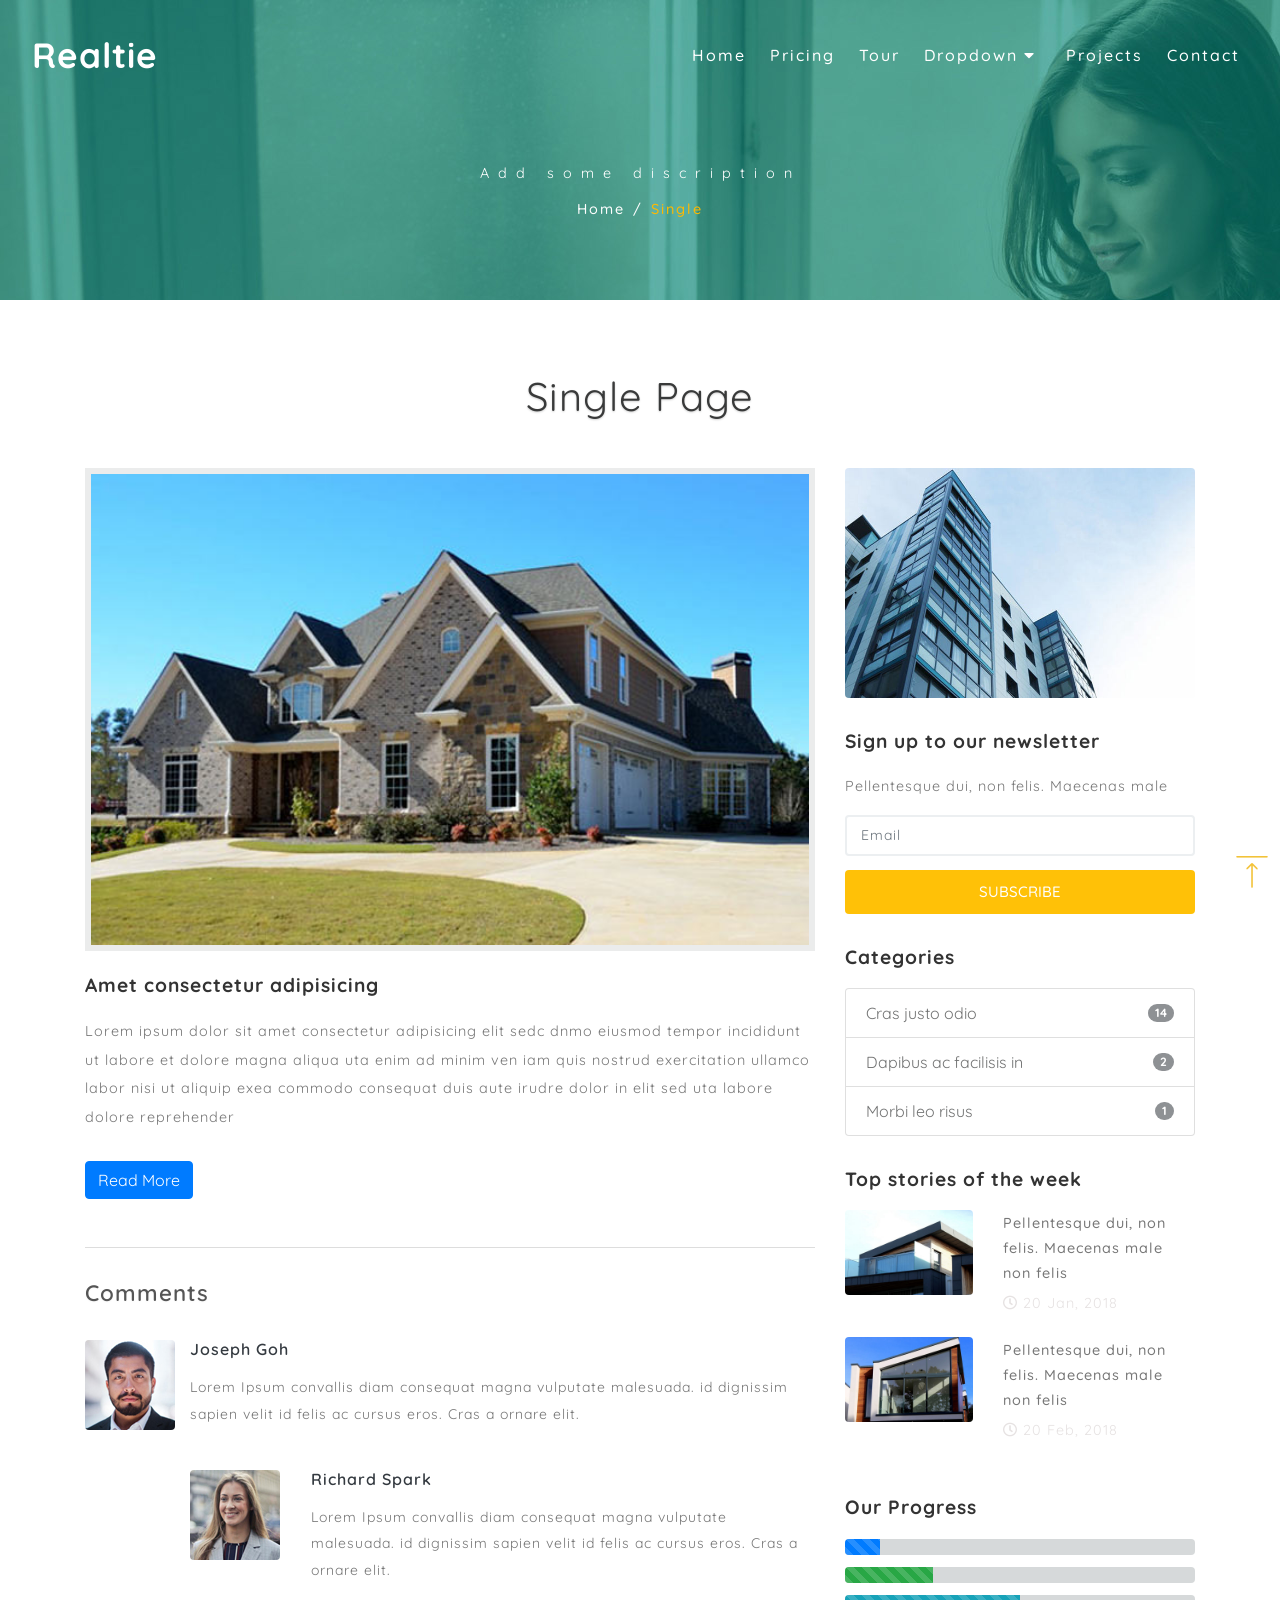
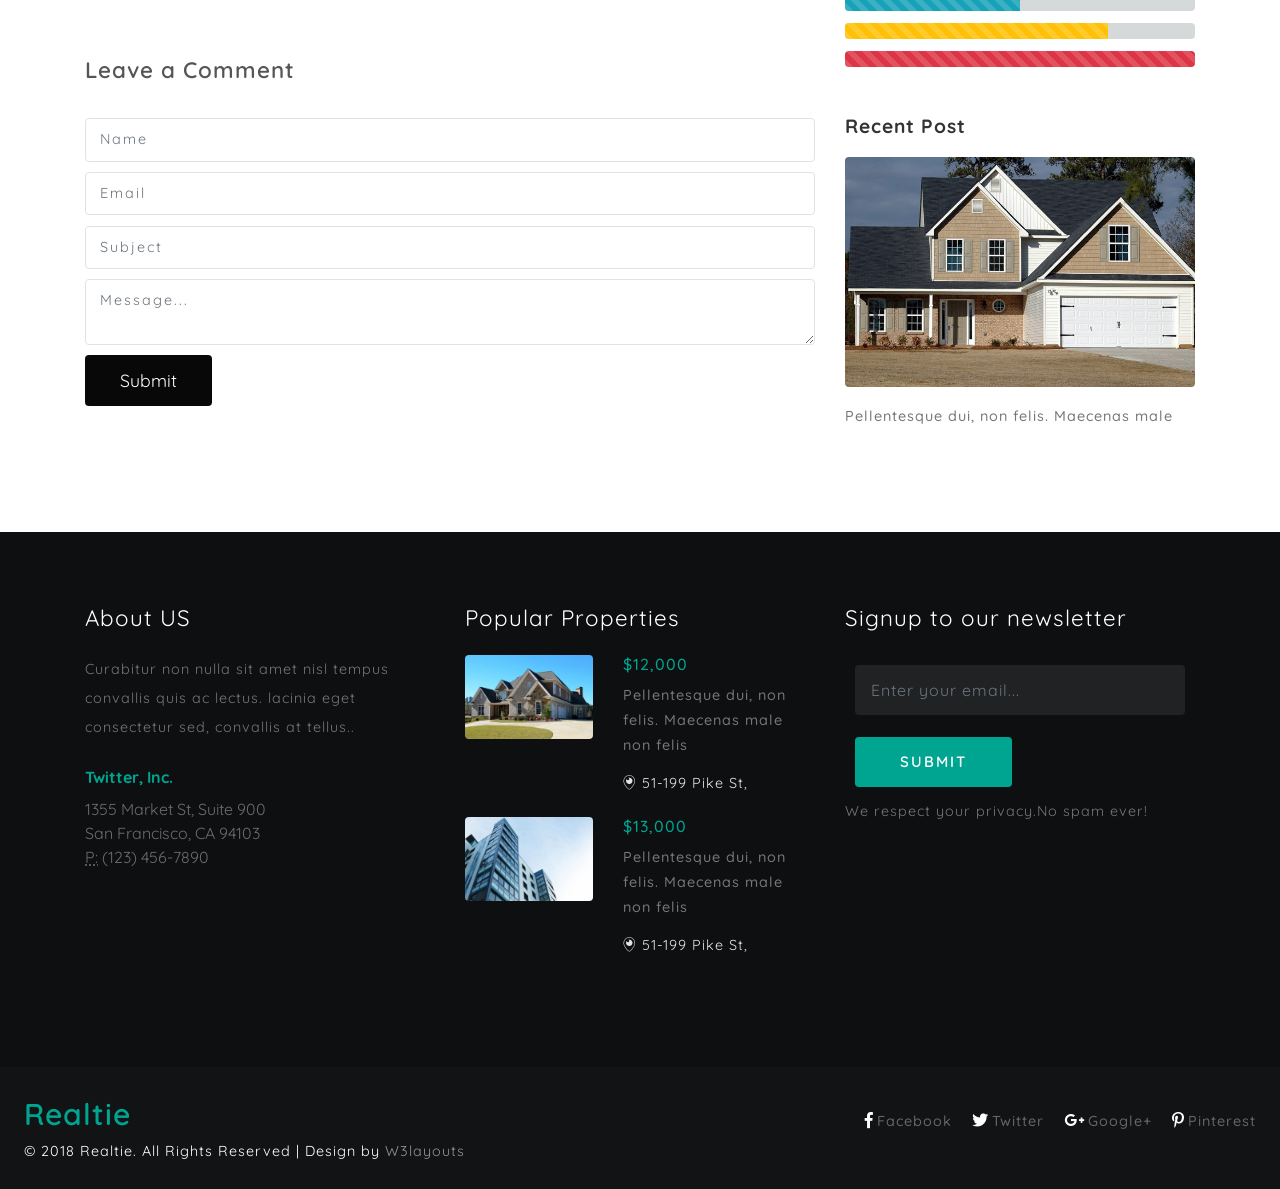
<file: web/single.html>
<!--
	Author: W3layouts
	Author URL: http://w3layouts.com
	License: Creative Commons Attribution 3.0 Unported
	License URL: http://creativecommons.org/licenses/by/3.0/
-->

<!DOCTYPE html>
<html lang="zxx">

<head>
	<title>Realtie Real estate Category Bootstrap responsive Web Template | Home :: w3layouts</title>
	<meta name="viewport" content="width=device-width, initial-scale=1">
	<meta charset="utf-8">
	<meta name="keywords" content="Realtie a Responsive web template, Bootstrap Web Templates, Flat Web Templates, Android Compatible web template, 
Smartphone Compatible web template, free webdesigns for Nokia, Samsung, LG, SonyEricsson, Motorola web design" />
	<script>
		addEventListener("load", function () {
			setTimeout(hideURLbar, 0);
		}, false);

		function hideURLbar() {
			window.scrollTo(0, 1);
		}
	</script>
	<link href="css/bootstrap.css" rel='stylesheet' type='text/css' />
	<link rel="stylesheet" href="css/single.css" type="text/css" media="screen" property="" />
	<link href="css/style.css" rel='stylesheet' type='text/css' />
	<link href="css/fontawesome-all.css" rel="stylesheet">
	<link href="//fonts.googleapis.com/css?family=Quicksand:300,400,500,700" rel="stylesheet">
</head>


<body>
	<!--/banner-w3layouts-sec-->
	<div class="banner-w3layouts two">
		<header>
			<nav class="navbar navbar-expand-lg navbar-light bg-light">
				<a class="navbar-brand" href="index.html">Realtie</a>
				<button class="navbar-toggler" type="button" data-toggle="collapse" data-target="#navbarSupportedContent" aria-controls="navbarSupportedContent"
				    aria-expanded="false" aria-label="Toggle navigation">
					<span class="navbar-toggler-icon">
						<i class="fas fa-bars"></i>
					</span>
				</button>

				<div class="collapse navbar-collapse" id="navbarSupportedContent">
					<ul class="navbar-nav ml-auto">
						<li class="nav-item">
							<a class="nav-link" href="index.html">Home
								<span class="sr-only">(current)</span>
							</a>
						</li>
						<li class="nav-item ml-xl-2">
							<a class="nav-link" href="pricing.html">Pricing</a>
						</li>
						<li class="nav-item ml-xl-2">
							<a class="nav-link" href="404.html">Tour</a>
						</li>
						<li class="nav-item dropdown ml-xl-2">
							<a class="nav-link dropdown-toggle" href="#" id="navbarDropdown" role="button" data-toggle="dropdown" aria-haspopup="true"
							    aria-expanded="false">
								Dropdown
								<i class="fas fa-caret-down"></i>
							</a>
							<div class="dropdown-menu" aria-labelledby="navbarDropdown">
							   <a class="dropdown-item" href="register.html">Register</a>
								<div class="dropdown-divider"></div>
								<a class="dropdown-item" href="news.html">News</a>
								<div class="dropdown-divider"></div>
								<a class="dropdown-item" href="customer.html">Customers</a>
							</div>
						</li>
						<li class="nav-item ml-xl-2">
							<a class="nav-link" href="projects.html">Projects</a>
						</li>
						<li class="nav-item ml-xl-2">
							<a class="nav-link" href="contact.html">Contact</a>
						</li>
					</ul>
					<!-- <form class="form-inline my-2 my-lg-0">
                      <input class="form-control mr-sm-2" type="search" placeholder="Search" aria-label="Search">
                      <button class="btn btn-outline-success my-2 my-sm-0" type="submit">Search</button>
                    </form> -->
				</div>
			</nav>
		</header>
		<!--banner-w3layouts-->
		<div class="banner-w3layouts-info two">
			<!--/search_form -->
			<div id="banner-w3layouts-info" class="search_top text-center">
				<p>Add some discription</p>
				<ol class="breadcrumb justify-content-center">
					<li class="breadcrumb-item">
						<a href="index.html">Home</a>
					</li>
					<li class="breadcrumb-item active">Single</li>
				</ol>
			</div>
			<!--//banner-w3layouts-info -->
		</div>
		<!--//banner-w3layouts-->
	</div>
	<!--/main-->
	<!--//banner-w3layouts-->
	<section class="banner-w3layouts-bottom py-lg-5 py-3">
		<div class="container py-lg-4 py-3">
			<h3 class="tittle text-center mx-auto mb-lg-5 mb-3 ">Single Page</h3>
			<div class="row">
				<!--left-->
				<div class="col-lg-8 left-blog-info text-left">
					<div class="blog-grid-top">
						<div class="b-grid-top">
							<div class="blog_info_left_grid">
								<a href="single.html">
									<img src="images/g1.jpg" class="img-fluid" alt="">
								</a>
							</div>
						</div>

						<h3>
							<a href="single.html">Amet consectetur adipisicing </a>
						</h3>
						<p>Lorem ipsum dolor sit amet consectetur adipisicing elit sedc dnmo eiusmod tempor incididunt ut labore et dolore magna
							aliqua uta enim ad minim ven iam quis nostrud exercitation ullamco labor nisi ut aliquip exea commodo consequat duis
							aute irudre dolor in elit sed uta labore dolore reprehender</p>
						<a href="single.html" class="btn btn-primary read-m">Read More</a>
					</div>

					<div class="comment-top">
						<h4>Comments</h4>
						<div class="media">
							<img src="images/t1.jpg" alt="" class="img-fluid rounded" />
							<div class="media-body">
								<h5 class="mt-0">Joseph Goh</h5>
								<p>Lorem Ipsum convallis diam consequat magna vulputate malesuada. id dignissim sapien velit id felis ac cursus eros.
									Cras a ornare elit.</p>

								<div class="media mt-3">
									<a class="d-flex pr-3" href="#">
										<img src="images/t2.jpg" alt="" class="img-fluid rounded" />
									</a>
									<div class="media-body">
										<h5 class="mt-0">Richard Spark</h5>
										<p>Lorem Ipsum convallis diam consequat magna vulputate malesuada. id dignissim sapien velit id felis ac cursus eros.
											Cras a ornare elit.</p>
									</div>
								</div>
							</div>
						</div>
					</div>
					<div class="comment-top">
						<h4>Leave a Comment</h4>
						<div class="comment-bottom">
							<form action="#" method="post">
								<input class="form-control" type="text" name="Name" placeholder="Name" required="">
								<input class="form-control" type="email" name="Email" placeholder="Email" required="">

								<input class="form-control" type="text" name="Subject" placeholder="Subject" required="">

								<textarea class="form-control" name="Message" placeholder="Message..." required=""></textarea>
								<button type="submit" class="btn btn-primary submit">Submit</button>
							</form>
						</div>
					</div>
				</div>

				<!--//left-->
				<!--right-->
				<aside class="col-lg-4 right-blog-con text-right">
					<div class="right-blog-info text-left">
						<div class="tech-btm">
							<img src="images/g5.jpg" class="img-fluid rounded" alt="">
						</div>
						<div class="tech-btm">
							<h4>Sign up to our newsletter</h4>
							<p>Pellentesque dui, non felis. Maecenas male </p>
							<form action="#" method="post">
								<input class="form-control" type="email" placeholder="Email" required="">
								<input class="form-control" type="submit" value="Subscribe">
							</form>

						</div>
						<div class="tech-btm">
							<h4>Categories</h4>
							<ul class="list-group single">
									<li class="list-group-item d-flex justify-content-between align-items-center">
									  Cras justo odio
									  <span class="badge badge-primary badge-pill">14</span>
									</li>
									<li class="list-group-item d-flex justify-content-between align-items-center">
									  Dapibus ac facilisis in
									  <span class="badge badge-primary badge-pill">2</span>
									</li>
									<li class="list-group-item d-flex justify-content-between align-items-center">
									  Morbi leo risus
									  <span class="badge badge-primary badge-pill">1</span>
									</li>
								  </ul>
						</div>
						<div class="tech-btm">
							<h4>Top stories of the week</h4>

							<div class="blog-grids row mb-3">
								<div class="col-md-5 blog-grid-left">
									<a href="single.html">
										<img src="images/g3.jpg" class="img-fluid rounded" alt="">
									</a>
								</div>
								<div class="col-md-7 blog-grid-right">

									<h5>
										<a href="single.html">Pellentesque dui, non felis. Maecenas male non felis </a>
									</h5>
									<div class="sub-meta">
										<span>
											<i class="far fa-clock"></i> 20 Jan, 2018</span>
									</div>
								</div>

							</div>
							<div class="blog-grids row mb-3">
								<div class="col-md-5 blog-grid-left">
									<a href="single.html">
										<img src="images/g6.jpg" class="img-fluid rounded" alt="">
									</a>
								</div>
								<div class="col-md-7 blog-grid-right">
									<h5>
										<a href="single.html">Pellentesque dui, non felis. Maecenas male non felis </a>
									</h5>
									<div class="sub-meta">
										<span>
											<i class="far fa-clock"></i> 20 Feb, 2018</span>
									</div>
								</div>

							</div>
						</div>
						<div class="single-gd my-5 tech-btm">
							<h4>Our Progress</h4>
							<div class="progress">
								<div class="progress-bar progress-bar-striped" role="progressbar" style="width: 10%" aria-valuenow="10" aria-valuemin="0"
								    aria-valuemax="100"></div>
							</div>
							<div class="progress">
								<div class="progress-bar progress-bar-striped bg-success" role="progressbar" style="width: 25%" aria-valuenow="25" aria-valuemin="0"
								    aria-valuemax="100"></div>
							</div>
							<div class="progress">
								<div class="progress-bar progress-bar-striped bg-info" role="progressbar" style="width: 50%" aria-valuenow="50" aria-valuemin="0"
								    aria-valuemax="100"></div>
							</div>
							<div class="progress">
								<div class="progress-bar progress-bar-striped bg-warning" role="progressbar" style="width: 75%" aria-valuenow="75" aria-valuemin="0"
								    aria-valuemax="100"></div>
							</div>
							<div class="progress">
								<div class="progress-bar progress-bar-striped bg-danger" role="progressbar" style="width: 100%" aria-valuenow="100" aria-valuemin="0"
								    aria-valuemax="100"></div>
							</div>
						</div>
						<div class="single-gd tech-btm">
							<h4>Recent Post</h4>
							<div class="blog-grids">
								<div class="blog-grid-left">
									<a href="single.html">
										<img src="images/g2.jpg" class="img-fluid rounded" alt="">
									</a>
								</div>
								<div class="blog-grid-right">

									<h5>
										<a href="single.html">Pellentesque dui, non felis. Maecenas male</a>
									</h5>
								</div>
								<div class="clearfix"> </div>
							</div>
						</div>
					</div>

				</aside>
				<!--//right-->
			</div>
		</div>
	</section>
	<!--//main-->
	<!--footer-->
	<footer>
		<div class="footer-sec-w3-agileits py-lg-5 py-3">
			<div class="container py-lg-4 py-3">
				<div class="row">
					<div class="col-lg-4 footer-grid-wthree text-left">
						<h3>About US</h3>
						<p>Curabitur non nulla sit amet nisl tempus convallis quis ac lectus. lacinia eget consectetur sed, convallis at tellus..</p>
						<address class="ad-info mt-3">
							<strong>Twitter, Inc.</strong>
							<br> 1355 Market St, Suite 900
							<br> San Francisco, CA 94103
							<br>
							<abbr title="Phone">P:</abbr> (123) 456-7890
						</address>
					</div>
					<div class="col-lg-4 footer-grid-wthree text-left">

						<div class="tech-btm">
							<h3>Popular Properties </h3>
							<div class="blog-grids row mb-3">
								<div class="col-md-5 blog-grid-left">
									<a href="single.html">
										<img src="images/g1.jpg" class="img-fluid rounded" alt="">
									</a>
								</div>
								<div class="col-md-7 blog-grid-right">
									<h6 class="price mb-2">$12,000</h6>
									<h5>
										<a href="single.html">Pellentesque dui, non felis. Maecenas male non felis </a>
									</h5>
									<div class="sub-meta mt-2">
										<span>
											<i class="fab fa-periscope"></i> 51-199 Pike St,</span>
									</div>
								</div>

							</div>
							<div class="blog-grids row mt-2">
								<div class="col-md-5 blog-grid-left">
									<a href="single.html">
										<img src="images/g5.jpg" class="img-fluid rounded" alt="">
									</a>
								</div>
								<div class="col-md-7 blog-grid-right">
									<h6 class="price mb-2">$13,000</h6>
									<h5>
										<a href="single.html">Pellentesque dui, non felis. Maecenas male non felis </a>
									</h5>
									<div class="sub-meta mt-2">
										<span>
											<i class="fab fa-periscope"></i> 51-199 Pike St,</span>
									</div>
								</div>

							</div>
						</div>
					</div>
					<!-- subscribe -->
					<div class="col-lg-4 subscribe-main footer-grid-wthree text-left">
						<h2>Signup to our newsletter</h2>
						<div class="subscribe-main text-left">
							<div class="subscribe-form">
								<form action="#" method="post" class="subscribe_form">
									<input class="form-control" type="email" placeholder="Enter your email..." required="">
									<button type="submit" class="btn btn-primary submit">Submit</button>
								</form>
								<div class="clearfix"> </div>
							</div>
							<p>We respect your privacy.No spam ever!</p>
						</div>
						<!-- //subscribe -->
					</div>
				</div>
				<!-- //footer -->
			</div>
		</div>
		<!-- footer -->
		<div class="footer-cpy p-lg-4 p-md-3 p-3 container-fluid">
			<div class="row">
				<div class="col-lg-6 copyrightbottom text-left">
					<h3>
						<a class="navbar-brand" href="index.html">Realtie</a>
					</h3>
					<p>© 2018 Realtie. All Rights Reserved | Design by
						<a href="http://w3layouts.com/">W3layouts</a>
					</p>

				</div>
				<div class="col-lg-6 copyrighttop mt-3 text-right">
					<ul>
						<li class="mx-3">
							<a class="facebook" href="#">
								<i class="fab fa-facebook-f"></i>
								<span>Facebook</span>
							</a>
						</li>
						<li>
							<a class="facebook" href="#">
								<i class="fab fa-twitter"></i>
								<span>Twitter</span>
							</a>
						</li>
						<li class="mx-3">
							<a class="facebook" href="#">
								<i class="fab fa-google-plus-g"></i>
								<span>Google+</span>
							</a>
						</li>
						<li>
							<a class="facebook" href="#">
								<i class="fab fa-pinterest-p"></i>
								<span>Pinterest</span>
							</a>
						</li>
					</ul>
				</div>
			</div>
		</div>
	</footer>
	<!---->

	<!-- /.footer -->
	<script src="js/jquery-2.2.3.min.js"></script>
	<!-- carousel -->
	<script src="js/owl.carousel.js"></script>
	<script>
		$(document).ready(function () {
			$('.owl-carousel').owlCarousel({
				loop: true,
				margin: 10,
				responsiveClass: true,
				responsive: {
					0: {
						items: 1,
						nav: true
					},
					600: {
						items: 2,
						nav: false
					},
					900: {
						items: 3,
						nav: false
					},
					1000: {
						items: 4,
						nav: true,
						loop: false,
						margin: 20
					}
				}
			})
		})
	</script>
	<!-- //carousel -->
	<!-- stats -->
	<script src="js/jquery.waypoints.min.js"></script>
	<script src="js/jquery.countup.js"></script>
	<script>
		$('.counter').countUp();
	</script>
	<!-- //stats -->
	<!-- flexSlider -->
	<script defer src="js/jquery.flexslider.js"></script>
	<script>
		$(window).load(function () {
			$('.flexslider').flexslider({
				animation: "slide",
				start: function (slider) {
					$('body').removeClass('loading');
				}
			});
		});
	</script>
	<!-- //flexSlider -->
	<!-- start-smooth-scrolling -->
	<script src="js/move-top.js"></script>
	<script src="js/easing.js"></script>
	<script>
		jQuery(document).ready(function ($) {
			$(".scroll").click(function (event) {
				event.preventDefault();

				$('html,body').animate({
					scrollTop: $(this.hash).offset().top
				}, 1000);
			});
		});
	</script>
	<!-- //end-smooth-scrolling -->
	<!-- dropdown nav -->
	<script>
		$(document).ready(function () {
			$(".dropdown").hover(
				function () {
					$('.dropdown-menu', this).stop(true, true).slideDown("fast");
					$(this).toggleClass('open');
				},
				function () {
					$('.dropdown-menu', this).stop(true, true).slideUp("fast");
					$(this).toggleClass('open');
				}
			);
		});
	</script>
	<!-- //dropdown nav -->
	<!-- smooth-scrolling-of-move-up -->
	<script>
		$(document).ready(function () {
			/*
			var defaults = {
			    containerID: 'toTop', // fading element id
			    containerHoverID: 'toTopHover', // fading element hover id
			    scrollSpeed: 1200,
			    easingType: 'linear' 
			};
			*/

			$().UItoTop({
				easingType: 'easeOutQuart'
			});

		});
	</script>
	<!-- //smooth-scrolling-of-move-up -->
	<script src="js/bootstrap.js"></script>
	<!-- js file -->
</body>

</html>
</file>
<file: web/css/contact.css>
body a {
	text-decoration: none;
	transition: 0.5s all;
	-webkit-transition: 0.5s all;
	-moz-transition: 0.5s all;
	-o-transition: 0.5s all;
	-ms-transition: 0.5s all;
}

/*--/contact--*/
.contact_grid_right{
	padding-top:4em;
}
.address-grid i {
    font-size: 1.7em;
    color: #ffb900;
}
.contact_grid_right {
    width: 100%;
}
p.sub {
    text-transform: uppercase;
    letter-spacing: 5px;
    font-size: 0.8em;
}
.contact_left_grid label {
    color: #313233;
    text-transform: uppercase;
    letter-spacing: 2px;
    font-size: 0.85em;
    font-weight: 500;
}
.contact_grid_right input[type="text"],
.contact_grid_right input[type="email"],
.contact_grid_right textarea {
    outline: none;
    padding: 15px 15px;
    font-size: 14px;
    color: #777;
    background: #f7f7f7;
    width: 100%;
    letter-spacing: 1px;
	border: 1px solid #ebeeef;
}
.contact_grid_right textarea {
    min-height: 150px;
    margin: 1em 0em;
    resize: none;
}

.contact_grid_right input[type="submit"] {
	outline: none;
    padding: 20px 0;
    font-size: 14px;
    color: #fff;
    background: #0e0f10;
    border: none;
    letter-spacing: 2px;
    text-transform: uppercase;
    -webkit-transition: 0.5s all;
    -moz-transition: 0.5s all;
    -o-transition: 0.5s all;
    -ms-transition: 0.5s all;
    transition: 0.5s all;
	font-weight:600;
	cursor: pointer;
}

.contact_grid_right input[type="submit"]:hover {
    background: #00a591;
}

.contact-left h4 {
    color: #444;
    font-size: 1em;
    margin-bottom: .5em;
    letter-spacing: 1px;
    font-weight: 700;
}

.contact-left p {
    font-size: 1em;
    letter-spacing: 1px;
}

.contact-text a {
    color: #888;
}

.contact-text a:hover {
    color: #fb383b;
}

.contact_grid_right h6,
.contact-left h6 {
    font-size: 1.2em;
    color: #292b2c;
    margin-bottom: 1.5em;
    letter-spacing: 1px;
    font-weight: 400;
}
.contact-map {
    width: 100%;
}

.contact-map iframe {
    width: 100%;
    height: 350px;
    border: 10px solid #ebeeef;
}
.ad-inf-sec {
	padding:4em 0;
}
.address-right a {
    color: #083940;
}
.address-right p {
    color: #2a8490;
}
.address-info {
    background: #f7f7f7;
    border: 1px solid #ebeeef;
    padding: 3em 1em;
}
/*-- //contact--*/

/*--responsive--*/

@media(max-width:1080px) {
	.input {
		max-width: 309px;
		width: calc(100% - 0em);
		vertical-align: top;
		float: left;
	}
}

@media(max-width:991px) {
	.contact_grids_info {
		padding: 0;
		margin-top: 1em;
	}
	.input {
		max-width: 100%;
	}
	.map iframe {
		width: 100%;
		min-height: 303px;
    }
    .address-grid:nth-child(2) {
        margin: 1.5em 0;
    }
    .address.row {
        margin: 0;
    }
}
@media(max-width:767px) {
    .address-right.text-left {
        text-align: center!important;
        margin-top: 1em;
    }
}
@media(max-width:640px) {
	.mail_form input[type="submit"] {
		width: 40%;
	}
	.mail_form textarea {
		padding: .9em 0.9em;
		margin: 1.3em 0;
		min-height: 140px;
    }
    .contact-map iframe {
        width: 100%;
        height: 250px;
    }
  
}

@media(max-width:600px) {
	.map iframe {
		width: 100%;
		min-height: 250px;
    }
    .contact_grid_right {
        padding-top:3em;
    }
}

@media(max-width:440px) {
    .contact_grid_right {
        padding-top:2em;
    }
}

/*--//responsive--*/
</file>
<file: web/css/style.css>
/*--
Author: W3layouts
Author URL: http://w3layouts.com
License: Creative Commons Attribution 3.0 Unported
License URL: http://creativecommons.org/licenses/by/3.0/
--*/


html,
body {
	margin: 0;
	font-size: 100%;
	font-family: 'Quicksand', sans-serif;
	background: #fff;
}

body a {
	text-decoration: none;
	transition: 0.5s all;
	-webkit-transition: 0.5s all;
	-moz-transition: 0.5s all;
	-o-transition: 0.5s all;
	-ms-transition: 0.5s all;
	font-family: 'Quicksand', sans-serif;
}

a:hover {
	text-decoration: none;
}

input[type="button"],
input[type="submit"],
input[type="text"],
input[type="email"],
input[type="search"] {
	transition: 0.5s all;
	-webkit-transition: 0.5s all;
	-moz-transition: 0.5s all;
	-o-transition: 0.5s all;
	-ms-transition: 0.5s all;
	font-family: 'Quicksand', sans-serif;
}

h1,
h2,
h3,
h4,
h5,
h6 {
	margin: 0;
	font-family: 'Quicksand', sans-serif;
	letter-spacing: 1px;
}

p {
	margin: 0;
	font-size: 0.9em;
	color: #777777;
	line-height: 2em;
	letter-spacing: 1px;
}

ul {
	margin: 0;
	padding: 0;
}

/*--/header --*/

.banner-w3layouts {
	background: url(../images/banner1.jpg) no-repeat 0px 0px;
	background-size: cover;
	min-height: 700px;
	background-attachment: fixed;
}

/* navbar */

.bg-light {
	background-color: transparent !important;
}

.dropdown-item {
	font-size: 0.875em;
	color: #666d73;
}

.navbar-light .navbar-nav .nav-link {
	color: #ffffff;
	font-size: 1em;
	letter-spacing: 2px;
	transition: 0.5s all;
	-webkit-transition: 0.5s all;
	-o-transition: 0.5s all;
	-ms-transition: 0.5s all;
	-moz-transition: 0.5s all;
	font-weight: 500;
}

.navbar-light .navbar-brand {
	color: #ffffff;
	font-size: 35px;
	letter-spacing: 1px;
	font-weight: 700;
}

.navbar-light .navbar-nav .show>.nav-link,
.navbar-light .navbar-nav .active>.nav-link,
.navbar-light .navbar-nav .nav-link.show,
.navbar-light .navbar-nav .nav-link.active {
	color: #ffb900;
	transition: 0.5s all;
	-webkit-transition: 0.5s all;
	-o-transition: 0.5s all;
	-ms-transition: 0.5s all;
	-moz-transition: 0.5s all;
}

.navbar-light .navbar-nav .nav-link:hover,
.navbar-light .navbar-nav .nav-link:focus {
	color: #ffb900;
	transition: 0.5s all;
	-webkit-transition: 0.5s all;
	-o-transition: 0.5s all;
	-ms-transition: 0.5s all;
	-moz-transition: 0.5s all;
}

.dropdown-toggle::after {
	margin-left: 0;
	border: none;
}

.navbar-light .navbar-brand:hover,
.navbar-light .navbar-brand:focus {
	color: #ffffff;
}

.navbar {
	padding: 1.5em 3em;
}

/* navbar */

.serve-grid i {
	font-size: 2em;
	color: #00a591;
}

.serve-grid h4 {
	color: #212020;
	font-size: 20px;
	letter-spacing: 2px;
}

.serve-grid p {
	color: #7d7d7d;
	font-size: 15px;
	line-height: 1.9;
}

/*--banner-w3layouts-info--*/

/*-- /search --*/

.banner-w3layouts-info {
	margin-top: 11em;
}

#search_form form {
	margin: 2em auto 0;
	width: 57%;
}

.banf {
	padding-left: 5px;
	padding-right: 5px;
}

#search_form h3 {
	color: #fff;
	font-size: 2.5em;
	text-shadow: 0 1px 2px rgba(0, 0, 0, .6);
	letter-spacing: 1px;
	font-weight: 600;
}

.banner-w3layouts-info p {
	color: #fff;
	letter-spacing: 9px;
	margin-top: 10px;
}

.search_top input[type="text"],
.search_top input[type="submit"] {
	color: #777;
	background: #fff;
	outline: none;
	font-size: 0.91em;
	padding: 1em 1em;
	border: none;
	-webkit-appearance: none;
	display: inline-block;
	letter-spacing: 1px;
}

.search_top select#country12,.search_top select#country13 {
	font-weight: normal;
	border: none;
	outline: none;
	color: #777;
	background: #fff;
	outline: none;
	font-size: 0.91em;
	padding: 1em 1em;
	border: none;
	letter-spacing: 1px;
	margin-right: 2px;
	height: 50px;
}

.search_top input[type="submit"] {
	background: #ffb900;
	color: #fff;
	font-weight: 700;
	font-size: 1.2em;
	padding: 0.58em 1em;
	width: 100%;
	cursor: pointer;
}

.search_top input[type="submit"]:hover {
	background: #121312;
}

/*-- //search --*/

/* -- banner-w3layouts-bottom --*/

h3.tittle {
	font-size: 2.5em;
	color: #393a3a;
	text-shadow: 0 1px 2px rgba(0, 0, 0, 0.18);
	font-weight: 400;
}

h3.tittle.ser {
	font-size: 2em;
	width: 70%;
}

.gd-box-info {
	background: #f7f7f7;
}

.gd-box-info h4 {
	font-size: 1.3em;
	margin: 0.2em 0;
}

.gd-box-info i {
	font-size: 2em;
	margin: 0.2em 0;
	color: #ffb900;
}

/* -- //banner-w3layouts-bottom --*/

/* -- about --*/

.about-info {
	background-color: #f5f7f7;
	padding: 6%;
}

/* Gibson Buttons */

a.animated-button:link,
a.animated-button:visited {
	position: relative;
	padding: 12px 35px;
	color: #777;
	font-size: 13px;
	text-align: center;
	text-decoration: none;
	text-transform: uppercase;
	overflow: hidden;
	letter-spacing: .08em;
	border-radius: 0;
	z-index: 9;
	text-shadow: 0 0 1px rgba(0, 0, 0, 0.2), 0 1px 0 rgba(0, 0, 0, 0.2);
	-webkit-transition: all 1s ease;
	-moz-transition: all 1s ease;
	-o-transition: all 1s ease;
	transition: all 1s ease;
}

a.animated-button:link:after,
a.animated-button:visited:after {
	content: "";
	position: absolute;
	height: 0%;
	left: 50%;
	top: 50%;
	width: 150%;
	z-index: -1;
	-webkit-transition: all 0.75s ease 0s;
	-moz-transition: all 0.75s ease 0s;
	-o-transition: all 0.75s ease 0s;
	transition: all 0.75s ease 0s;
}

a.animated-button:link:hover,
a.animated-button:visited:hover {
	color: #333;
	text-shadow: none;
}

a.animated-button:link:hover:after,
a.animated-button:visited:hover:after {
	height: 450%;
}

a.animated-button.gibson-three {
	border: 2px solid #00a591;
	color: #333;
}

a.animated-button.gibson-three:after {
	opacity: 0;
	background-image: -webkit-linear-gradient( transparent 50%, rgba(101, 179, 122, 0.2) 50%);
	background-image: -moz-linear-gradient(transparent 50%, rgba(101, 179, 122, 0.2) 50%);
	background-size: 10px 10px;
	-moz-transform: translateX(-50%) translateY(-50%) rotate(90deg);
	-ms-transform: translateX(-50%) translateY(-50%) rotate(90deg);
	-webkit-transform: translateX(-50%) translateY(-50%) rotate(90deg);
	transform: translateX(-50%) translateY(-50%) rotate(90deg);
}

a.animated-button.gibson-three:hover:after {
	height: 600% !important;
	opacity: 1;
	color: #00a591;
}

/* -- /about --*/

/*--/tabs --*/

ul#pills-tab {
	margin-left: 1em;
}

.nav-pills .nav-link {
	padding: 0.5em 1.5em;
	letter-spacing: 1px;
	color: #383737;
	background: #e5e8e8;
}

.nav-pills .nav-link.active,
.nav-pills .show>.nav-link {
	color: #fff;
	background: #00a591;
}

.tech-btm h5 {
	font-size: 0.9em;
	line-height: 1.4em;
	font-weight: 500;
}

.menu-img-info h5 {
	font-size: 1.8em;
	color: #7b7d80;
	text-shadow: 0 1px 2px rgba(0, 0, 0, 0.37);
	line-height: 1.4em;
}

p.sub-meta {
	color: #1cbbb4;
	font-size: 1.2em;
	font-weight: 600;
}

.text-info-sec p {
	color: #8c9398;
}

.text-info-sec h5 {
	font-size: 1.1em;
	color: #313131;
	text-shadow: 0 1px 2px rgba(18, 18, 19, 0.13);
	font-weight: 500;
}

.text-info-sec i {
	color: #00a591;
}

h5.card-title span {
		color: #ffc107;
		font-size: 0.9em;
		font-weight: 500;
}
ul.property-box li {
	list-style: none;
	display: inline;
	font-size: 0.8em;
	letter-spacing: 1px;
	color: #888;
}

.text-info-sec p.card-text {
	margin: 8px 0;
}

ul.property-box {
	border-top: 1px solid #ddd;
	padding: 1em 0;
}

.text-info-sec .card-body {
	position: relative;
}

.label-inner {
	position: absolute;
	top: 8%;
	right: 8%;
}

.label-inner span.status {
	display: inline-block;
	color: #fff;
	border-radius: 2px;
	font-size: 9px;
	padding: 4px 8px;
	text-transform: uppercase;
	margin-bottom: 0;
	line-height: 15px;
	vertical-align: top;
	background: #101215;
	font-weight: 500;
	letter-spacing: 1px;
}

section#plats {
	background-color: #f5f7f7;
}

/*--//tabs--*/

/*-- stats --*/

.stats_info p {
	font-size: 50px;
	letter-spacing: 1px;
	color: #000000;
	line-height: 2;
}
.stats_info h4 {
    font-size: 16px;
	color: #efefef;
	margin: 0;
	letter-spacing: 1px;
}
.stats_info i {
	font-size: 3em;
	color: #eee;
	margin: 0;
}
.stats_bottom_grid_left img {
	margin: 0 auto;
}

.stats_info.counter_grid {
	background: #00bce4;
}

.stats_info.counter_grid1 {
	background: #7d3f98;
}

.stats_info.counter_grid2 {
	background: #f47721;
}

.stats_info.counter_grid3 {
	background: #d20962;
}

.stats_info {
	text-align: center;
	padding: 0;
	border-top: none;
	border-bottom: none;
}

.stats_info:nth-child(3) {
	border-right: 0px;
}

.stats_info:nth-child(2) {
	border-left: 0px;
	border-right: 0px;
}

/*-- //stats --*/

p.card-text {
	margin: 20px 0 0;
	font-size: 14px;
	line-height: 2;
}

a.btn.more {
	outline: none;
	text-transform: uppercase;
	font-size: 13px;
	letter-spacing: 1px;
	color: red;
}

.modal-body p {
	color: #212121;
	font-size: 14px;
	letter-spacing: 0.5px;
	line-height: 2;
}

/* ---- */

/*--team-- */

.team-grid {
	width: 100%;
	cursor: pointer;
	overflow: hidden;
	position: relative;
	margin-bottom: 2em;
}

.team-img {
	position: relative;
}

.team-img:after {
	bottom: 0;
	left: 0;
	width: 100%;
	height: 50%;
	content: " ";
	position: absolute;
	background: rgba(0, 0, 0, 0);
	transition-duration: 300ms;
	transition-property: all;
	transition-timing-function: cubic-bezier(0.7, 1, 0.7, 1);
}

.team-img img {
	display: block;
	margin: 0 auto;
	text-align: center;
}

.team-info {
	left: auto;
	bottom: 0;
	width: 100%;
	padding: 0 20px;
	position: absolute;
	opacity: 0;
	color: #fff;
	-webkit-transform: translate3d(0, 10%, 0);
	transform: translate3d(0, 10%, 0);
	-webkit-transition: opacity 0.3s;
	-moz-transition: opacity 0.3s;
	-ms-transition: opacity 0.3s;
	-o-transition: opacity 0.3s;
	transition: opacity 0.3s;
}

.team-info h4 {
	font-size: 22px;
	font-weight: 600;
	margin: 0 0 10px;
	color: #fff;
}

.team-info span {
	display: block;
	font-size: 0.9em;
	color: #fff;
	letter-spacing: 2px;
}

.team-grid:hover .team-img:after {
	background: #00a591;
	transition-duration: 300ms;
	transition-property: all;
	transition-timing-function: cubic-bezier(0.7, 1, 0.7, 1);
}

.team-grid:hover .team-info {
	-webkit-transform: translate3d(0, -5%, 0);
	transform: translate3d(0, -5%, 0);
	-webkit-transform: translate3d(0, -10%, 0);
	transform: translate3d(0, -10%, 0);
}

.team-grid:hover .team-info {
	opacity: 1;
	-webkit-transition: all 0.4s;
	-moz-transition: all 0.4s;
	-ms-transition: all 0.4s;
	-o-transition: all 0.4s;
	transition: all 0.4s;
}

ul.social-icons li {
	list-style-type: none;
}

ul.social-icons li a i {
	color: #fff;
	-webkit-transition: all 0.4s;
	-moz-transition: all 0.4s;
	-ms-transition: all 0.4s;
	-o-transition: all 0.4s;
	transition: all 0.4s;
	border: 1px solid #eee;
	width: 35px;
	height: 35px;
	line-height: 35px;
	font-size: 12px;
}

ul.social-icons li a i.fab.fa-facebook-f:hover {
	background: #3b5998;
	border: 1px solid #3b5998;
	-webkit-transition: all 0.4s;
	-moz-transition: all 0.4s;
	-ms-transition: all 0.4s;
	-o-transition: all 0.4s;
	transition: all 0.4s;
}

ul.social-icons li a i.fab.fa-twitter:hover {
	background: #1da1f2;
	border: 1px solid #1da1f2;
	-webkit-transition: all 0.4s;
	-moz-transition: all 0.4s;
	-ms-transition: all 0.4s;
	-o-transition: all 0.4s;
	transition: all 0.4s;
}

ul.social-icons li a i.fab.fa-google-plus-g:hover {
	background: #dd4b39;
	border: 1px solid #dd4b39;
	-webkit-transition: all 0.4s;
	-moz-transition: all 0.4s;
	-ms-transition: all 0.4s;
	-o-transition: all 0.4s;
	transition: all 0.4s;
}

/*--// team --*/

section.middle {
	background: url(../images/contact.jpg) no-repeat 0px 0px;
	background-size: cover;
	-webkit-background-size: cover;
	-o-background-size: cover;
	-moz-background-size: cover;
	-ms-background-size: cover;
}

h3.tittle.cen {
	color: #fff;
}

.middle .serve-grid i {
	color: #ffb900;
	font-size: 3em;
}

.middle .serve-grid p {
	color: #eee;
}

.middle .serve-grid h4 {
	color: #00a591;
}

.testimonials_grid {
	text-align: center;
	position: relative;
}

.testimonials_grid img {
	margin: 0 auto;
}

.social_list1 li {
	display: inline-block !important;
}

.test_social_pos li a {
	color: #fff;
	font-size: 0.9em;
	width: 30px;
	height: 30px;
	display: block;
	line-height: 29px;
}

.facebook1 {
	background: #3b5998;
}

.twitter2 {
	background: #1da1f2;
}

.dribble3 {
	background: #ea4c89;
}
.test_social_pos li a:hover{
  opacity:0.7;
}
.testimonials_grid {
	text-align: center;
}

.testimonials_grid h3 {
	margin: 1em 0 0.5em 0;
	color: #333;
	font-size: 1.2em;
}

.testimonials_grid h3 span {
	font-weight: 100;
	font-size: 0.9em;
}

.testimonials_grid label {
	font-size: 0.9em;
	letter-spacing: 1px;
	color: #00a591;
}

.testimonials_grid p {
	width: 70%;
	margin: 1em auto 0;
	line-height: 2em;
	letter-spacing: 1px;
}

.testimonials_grid img {
	border-radius: 50%;
	-webkit-border-radius: 50%;
	-moz-border-radius: 50%;
	-o-border-radius: 50%;
	-ms-border-radius: 50%;
	border: 5px solid hsla(210, 7%, 6%, 0.13);
	margin-bottom: 1em;
}

.testimonials_grid {
	margin: 0 auto;
	width: 85%;
}

/*-- //testimonials --*/
/*--/inner-content--*/
.banner-w3layouts.two {
    background: url(../images/banner1.jpg) no-repeat 0px 0px;
    background-size: cover;
    min-height: 300px;
    background-attachment: fixed;
}
.banner-w3layouts-info.two {
    margin-top: 3em;
}
.breadcrumb {
    list-style: none;
    background: none;
	border-radius:0;
	margin:0;
}
li.breadcrumb-item {
	color:#fff;
    font-size:0.9em;
    letter-spacing: 2px;
    transition: 0.5s all;
    -webkit-transition: 0.5s all;
    -o-transition: 0.5s all;
    -ms-transition: 0.5s all;
    -moz-transition: 0.5s all;
    font-weight: 500;
}
.breadcrumb-item.active {
    color: #ffb900;
}
li.breadcrumb-item a{
	color: #fff;
}
.breadcrumb-item + .breadcrumb-item::before {
    display: inline-block;
    padding-right: 0.5rem;
    padding-left: 0.5rem;
    color: #ffffff;
    content: "/";
}
/*--/Pricing--*/.price-header

.pricing-card-title span {
	font-size: .5em;
	display: inline-block;
	color: #000;
}
.price-header h4 {
    color: #f7f7f7;
    font-size: 1.6em;
    font-weight: 500;
}
.price-header {
    background: #00a591;
    padding: 2em 0;
}
.price-body {
    padding: 1.25rem;
}
.text-muted {
    color: #6c757d !important;
    font-size: 0.5em;
}
.news-gd small.text-muted {
    font-size: 0.85em;
    font-weight: 500;
}
ul.list-unstyled li {
	font-size: 14px;
	letter-spacing: 0.3px;
	color: #7d7d7d;
}
.pricing-section h5.card-title {
	font-size: 2em;
	color: #000;
	font-weight:500;
}
.price-inner {
    background-color: #fff;
    background-clip: border-box;
    border: 1px solid rgba(0, 0, 0, 0.125);
    border-radius: 0.25rem;
}
.btn-outline-primary {
    color: #fff;
    background-color: #0e0f10;
    background-image: none;
    border-color: #0e0f10;
    font-size: 16px;
    letter-spacing: 1px;
}

.card.box-shadow:hover .btn-outline-primary {
    color: #fff;
    background-color: #00a591;
    border-color: #00a591;
}

.card-deck .card{
	padding: 0px;
}
h5.pricing-title {
    font-size: 2em;
    color: #000;
    font-weight:500;
}
/*--//Pricing--*/
/*-- /team--*/
.customer-info h4 {
    font-size: 1.4em;
    color: #4e5052;
    text-shadow: 0 1px 2px rgba(0, 0, 0, 0.37);
    line-height: 1.4em;
}
.customer-info h5 {
	font-size: 1.1em;
	color: #676b6f;
	margin-top: 0.3em;
}
.customer-info h6 {
    font-size: 1em;
    margin: 1em 0;
    color: #00a591;
}

.customer-info ul.social-icons li a i{
	color: #202223;
    -webkit-transition: all 0.4s;
    -moz-transition: all 0.4s;
    -ms-transition: all 0.4s;
    -o-transition: all 0.4s;
    transition: all 0.4s;
	border: 1px solid #202223;
	text-align:center;
}
/*-- //team--*/
/*-- /error --*/
.error {
    margin-bottom: 1em;
}
.error-404 h4 {
	font-size: 12em;
	font-weight:500;
	color: #333;
	margin: 0;
	padding: 0;
}

a.b-home {
	background: #202020;
	padding: 0.7em 1.5em;
	display: inline-block;
	color: #FFF;
	text-decoration: none;
	margin-top: 1em;
	font-size: 0.9em;
}

a.b-home:hover {
    background: #00a591;
}

.error-404 p {
	color: #929090;
	font-size: 1em;
	letter-spacing: 8px;
	margin: 0em 0 2em 0;
}

.error.social-icons {
	margin-bottom: 1em;
}

.error.social-icons a {
	color: #4e4e4e;
}

.error.social-icons a:hover {
	color: #ff3c41;
}

.error-404 {
	text-align: center;
}

.error-404 form {
	margin: 0 auto 2em;
	width: 40%;
	text-align: center;
}
.error-404 .copyrighttop a.facebook {
    color: #aaacaf;
    font-size: 15px;
}
.error-404 form input[type="search"] {
	outline: none;
	border: 1px solid #c4c5c5;
	background: none;
	color: #212121;
	padding: 14px 15px;
	width: 80%;
	float: left;
	font-size: 12px;
	letter-spacing: 5px;
	border-radius: 4px 0px 0px 4px;
	-webkit-border-radius: 4px 0px 0px 4px;
	-moz-border-radius: 4px 0px 0px 4px;
	-ms-border-radius: 4px 0px 0px 4px;
	-o-border-radius: 4px 0px 0px 4px;
}

.error-404 button.btn1 {
	color: #fff;
	border: none;
	padding: 12px 0;
	text-align: center;
	cursor: pointer;
	text-decoration: none;
	background: #ffb900;
	-webkit-transition: 0.5s all;
	-moz-transition: 0.5s all;
	-o-transition: 0.5s all;
	-ms-transition: 0.5s all;
	transition: 0.5s all;
	float: right;
	width: 20%;
	-webkit-border-radius: 0px 4px 4px 0px;
	-o-border-radius: 0px 4px 4px 0px;
	-moz-border-radius: 0px 4px 4px 0px;
	-o-border-radius: 0px 4px 4px 0px;
}

.error-404 button.btn1:hover {
	background: #00a591;
}

.error ul li {
	list-style: none;
	display: inline-block;
}

.error ul li a {
    margin: 0 5px;
    font-size: 0.9em;
    color: #000;
    background: none;
}

@media(max-width:640px) {
	.error-404 h4 {
		font-size: 9em;
	}
	.error-404 form {
		width: 72%;
	}
}

@media(max-width:600px) {
	.error-404 h4 {
		font-size: 6em;
	}
	a.b-home {
		padding: 0.6em 1em;
		margin-top: 1em;
	}
}

@media(max-width:480px) {
	.error-404 h4 {
		font-size: 5em;
	}
	.error-404 p {
		font-size: 0.8em;
		letter-spacing: 5px;
		margin: 1em 0;
	}
}

/*-- //error --*/

/*--//inner-content--*/
/*--//inner-content--*/
/*--footer--*/

.footer-sec-w3-agileits {
	background-color: #0e0f10;
}
.footer-cpy .navbar-brand {
    color: #00a591;
    font-size: 30px;
    letter-spacing: 1px;
    font-weight: 600;
}
.footer-cpy {
	background: #121315;
}

.blog-grid-right h5 {
	font-size: 1em;
	line-height: 1.5em;
}

.blog-grid-right h5 a {
	color: #777777;
	font-size: 0.9em;
}

h6.price {
	color: #00a591;
}

.blog-grid-right span {
	color: #e6e2e2;
	letter-spacing: 1px;
	font-size: 0.9em;
}

address.ad-info {
	color: #6b6c6d;
	font-family: 'Quicksand', sans-serif;
}

address.ad-info strong {
	color: #00a591;
	line-height: 2.5em;
}

/*-- subscribe --*/

.subscribe-main {
	padding-bottom: 1em;
}

.footer-grid-wthree img {
	width: 100%;
}

.subscribe-head h4.sec-title {
	margin-bottom: 4px;
	letter-spacing: 3.8px;
	font-weight: 600;
}

.subscribe-head h6 {
	font-size: 2em;
	text-transform: uppercase;
	font-weight: 600;
	color: #1853a1;
	letter-spacing: 4px;
}

.subscribe-form {
	margin: 1em auto 0;
	padding: 10px;
}

.footer-grid-wthree h2,
.footer-grid-wthree h3 {
	font-size: 1.4em;
	color: #ffffff;
	font-weight: 400;
	line-height: 1.3;
	margin-bottom: 1em
}

.subscribe-main p {
	color: #777;
	letter-spacing: 1px;
}

.subscribe-main input[type="email"] {
	width: 100%;
	padding: 0.8em 1em;
	font-size: 16px;
	color: #fff;
	outline: none;
	background: rgba(241, 245, 249, 0.08);
	-webkit-appearance: none;
	border: none;
	-webkit-appearance: none;
	letter-spacing: 1px;
}

.subscribe-main button[type="submit"] {
	color: #fff;
	font-size: 15px;
	font-weight: 600;
	text-transform: uppercase;
	outline: none;
	letter-spacing: 2px;
	padding: 0.9em 3em;
	border: none;
	cursor: pointer;
	transition: 0.5s all;
	-webkit-transition: 0.5s all;
	-moz-transition: 0.5s all;
	-webkit-appearance: none;
	background: #00a591;
	margin-top: 1.5em;
}

.subscribe-main button[type="submit"]:hover {
	color: #fff;
	background:#ffb900;
}

.instagram-posts {
	margin: 0 auto;
	width: 90%;
}

.copyrighttop ul li a span {
	color: #646567;
	font-weight: 500;
	font-size: 0.9em;
	line-height: 2em;
	letter-spacing: 1px;
}

/*-- //subscribe --*/

/*--/copyright--*/

.copyrighttop a.facebook {
	color: #fff;
	font-size: 16px;
}

.copyrighttop a.facebook:hover {
	color: #16b9a0;
	background:none;
}

.copyright {
	background: #141415;
	color: #fff;
	padding: 1em 0;
	border-top: 1px solid rgba(25, 24, 24, 0.58);
}

.copyrightbottom p {
	color: #ffffff;
	letter-spacing: 1px;
	line-height: 28px;
}

.copyrighttop li {
	list-style: none;
	display: inline-block;
}

.copyrightbottom p a {
	color: #929498;
}
.copyrightbottom p a:hover{
    color: #ffb900;
}

/*--//footer--*/

#toTop {
	display: none;
	text-decoration: none;
    position: fixed;
    bottom: 10px;
    right: 10px;
    overflow: hidden;
    width: 34px;
    height: 34px;
    border: none;
    text-indent: 100%;
    background: url(../images/upload.png) no-repeat 0px 0px;
    font-size: 0;
}

/*--// copyright-- */
/*--responsive--*/

@media(max-width:1366px){
	.banner-w3layouts {
		min-height: 650px;
	}
	#search_form form {
		margin: 2em auto 0;
		width: 76%;
	}
}
@media(max-width:1280px){
	.navbar {
		padding: 1.5em 2em;
	}
	.banner-w3layouts.two {
		min-height: 300px;
	}
	.address-info {
		padding: 3em 0;
	}
	.gd-box-info h4 {
		font-size: 1.2em;
	}
	.about-info {
		padding: 5%;
	}
}
@media(max-width:1080px){
	.about-info {
		padding:2%;
	}
}
@media(max-width:1050px){
	.error-404 form {
		margin: 0 auto 2em;
		width: 50%;
		text-align: center;
	}
	h3.tittle.ser {
		font-size: 2em;
		width: 80%;
	}
	a.animated-button:link, a.animated-button:visited {
		padding: 8px 20px;
	}
	h3.tittle {
		font-size: 2.3em;
	}

}
@media(max-width:1024px){
	.banner-w3layouts {
		min-height: 610px;
	}
	.banner-w3layouts-info {
		margin-top: 9em;
	}


}
@media(max-width:991px){
	.menu-grids img {
		width: 100%;
	}
	h3.tittle {
		font-size: 2.3em;
	}
	.team-img:after {
		width: 100%;
		height: 70%;
	}
	.about-info {
		padding: 4% 2%;
	}
	.inner-sec-agileits-w3ls {
		padding: 2em 0;
	}
	h3.tittle.ser {
		font-size: 2em;
		width: 100%;
	}
	.navbar-light .navbar-nav .nav-link {
		padding: 0.4em 1.4em;
		font-size: 0.9em;
		text-align: center;
	}
	li.nav-item {
		margin: 6px 0px 0 0;
	}
	.dropdown-item {
		text-align: center;
	}
	.active>.nav-link,
	.navbar-light .navbar-nav .nav-link.show,
	.navbar-light .navbar-nav .nav-link.active,
	.navbar-light .navbar-nav .nav-link:hover {
		color: #ffb900;
	}
	.navbar-light .navbar-nav .nav-link {
		padding: 0.7em 1.4em;
		font-size: 0.9em;
		text-align: center;
		color: #555;
	}
	.navbar-light .navbar-nav .nav-link, .dropdown-item {
		color: #777;
	}
	#navbarSupportedContent {
		background: #fff;
		padding: 0.5em 0;
	}
	.cd-header-buttons {
		top: 20px;
		right: 60px;
	}
	.navbar-light .navbar-toggler {
		color: #fff;
		border-color: #fff;
	}
	.navbar-light .navbar-toggler-icon {
		background-image: none;
	}
	span.navbar-toggler-icon i {
		line-height: 1.2em;
		font-size: 1.2em;
	}	
	.navbar-toggler {
		padding: 0.3rem 0.6rem;
		font-size: 1.25rem;
		border: 1px solid transparent;
		border-radius: 0;
	}
	#navbarSupportedContent {
		background: #fff;
		padding: 0.5em 0;
		position: absolute;
		width: 93%;
		z-index: 99;
		top: 100%;
	}
	.text-info-sec {
		margin-bottom: 1em;
	}
	.t-in {
		margin-top: 0!important;
	}
	ul#pills-tab {
		margin-top:0!important;
		margin-left:0em;
	}
	.price-info-grid,.customer-main {
		float: left;
		width: 49%;
		margin: 0!important;
		margin-top: 1em!important;
	}
	.error-404 form {
		margin: 0 auto 2em;
		width: 70%;
		text-align: center;
	}
	.address {
		margin-top: 2em!important;
	}
	.copyrightbottom {
		text-align: center!important;
	}
	.copyrighttop {
		text-align: center!important;
	}
	.banner-w3layouts.two {
		min-height: 266px;
	}
	.subscribe-main {
		padding-bottom: 1em;
		margin-top: 2em;
	}
    .news-gd:nth-child(2) {
		margin: 1em 0;
	}
	.blog-grid-right {
		margin-top: 1em;
	}
}
@media(max-width:900px){
	.banner-w3layouts {
		min-height: 570px;
	}
	#search_form form {
		margin: 2em auto 0;
		width: 90%;
	}
	
	#search_form h3 {
		font-size: 2.3em;
	}	
	.banner-w3layouts-info {
		margin-top: 8em;
	}
	.banner-w3layouts-info.two {
		margin-top: 2em;
	}
	.price-header h4 {
		font-size: 1.4em;
		font-weight: 500;
	}
	.error-404 h4 {
		font-size: 9em;
	}

}
@media(max-width:800px){
	.navbar {
		padding: 1.2em 1.2em;
	}
	#navbarSupportedContent {
		background: #fff;
		padding: 0.5em 0;
		position: absolute;
		width: 95%;
		z-index: 99;
		top: 100%;
	}
	.banner-w3layouts-info {
		margin-top:7em;
	}
	.banner-w3layouts {
		min-height: 515px;
	}
	.inner-sec-agileits-w3ls {
		padding: 1em 0;
	}
	#search_form form {
		margin: 2em auto 0;
		width: 96%;
	}
	.stats_info p {
		font-size: 40px
	}
	.stats_info i {
		font-size: 2em;
	}
	.stats_info h4 {
		font-size: 15px;
	}
}
@media(max-width:768px){
	.banner-w3layouts.two {
		min-height: 243px;
	}
	.team-img:after {
		width: 100%;
		height: 100%;
	}
	.testimonials_grid p {
		width: 100%;
	}
	
}
@media(max-width:767px){
	.banner-w3layouts-info {
		margin-top: 2em;
	}
	#search_form form {
		margin: 1em auto 0;
		width: 96%;
	}
	.search_top input[type="text"],.search_top select#country12, .search_top select#country13 {
		margin-bottom:0.5em;
	}
	.serve-grid:nth-child(3) {
		margin-top: 2em;
	}
	.team-info span {
		display: block;
		font-size: 0.8em;
		letter-spacing: 1px;
	}
	.middle .serve-grid h4 {
		color: #00a591;
		font-size: 19px;
		letter-spacing: 1px;
		margin: 1em 0;
	}
	.social-icons{
		margin-top:1em;
	}
	.team-info {
		padding: 0 2px;
	}
}
@media(max-width:736px){
	.error-404 form {
		margin: 0 auto 2em;
		width: 90%;
		text-align: center;
	}
	.error-404 p {
		font-size: 0.9em;
		letter-spacing: 5px;
		margin: 0em 0 2em 0;
	}
	.news-gd:nth-child(2) {
		margin-top: 1em;
	}
}
@media(max-width:667px){
	#navbarSupportedContent {
		padding: 0.5em 0;
		width: 94%;
	}
	.banner-w3layouts.two {
		min-height: 220px;
	}
	.banner-w3layouts-info.two {
		margin-top: 1em;
	}
	#search_form h3 {
		font-size:1.9em;
	}
	h3.tittle {
		font-size: 2.2em;
	}
	.error-404 h4 {
		font-size: 8em;
	}
	
}
@media(max-width:640px){
	.portfolio-area li {
		float: left;
		list-style-type: none;
		overflow: hidden;
		width: 255px;
		margin: 10px;
	}
}
@media(max-width:600px){
	.portfolio-area li {
		float: left;
		list-style-type: none;
		overflow: hidden;
		max-width: 237px;
		margin: 10px;
	}
	#navbarSupportedContent {
		padding: 0.5em 0;
		width: 93%;
	}
	.tabs {
		margin: 0 auto;
		width: 93%;
	}
	
}
@media(max-width:568px){
	.team-img:after {
		width: 100%;
		height:50%;
	}
	.team-img img {
		width: 100%;
	}
	.price-info-grid, .customer-main {
		float: left;
		width: 100%;
		margin: 0!important;
		margin-top: 1em!important;
	}
	.tabs {
		margin: 0 auto;
		width: 90%;
	}
	h3.tittle {
		font-size: 2em;
	}
	h3.tittle.ser {
		font-size: 1.6em;
		width: 100%;
	}
	i.fas.fa-male {
		margin-top: 1em;
	}
	.testimonials_grid h3 {
		margin: 0.5em 0 0.5em 0;
	}
	.testimonials_grid p {
		width: 100%;
		margin: 0 auto;
	}

}
@media(max-width:480px){
	.portfolio-categ li a {
		font-size: 13px;
		letter-spacing: 1px;
	}
	.portfolio-categ li {
		display: inline-block;
		padding: 6px 10px;
	}
	.portfolio-area li {
		float: left;
		list-style-type: none;
		overflow: hidden;
		max-width: 190px;
		margin: 10px;
	}
	.banner-w3layouts-info p {
		letter-spacing: 6px;
		margin-top: 0;
	}
	
	.banner-w3layouts.two {
		min-height: 205px;
	}
	.banner-w3layouts-info.two {
		margin-top: 0.5em;
	}
	#navbarSupportedContent {
		padding: 0.5em 0;
		width: 92%;
	}
	.banner-w3layouts {
		min-height: 480px;
	}
	.about-info {
		padding: 7% 4%;
	}
	.nav-pills .nav-link {
		padding: 0.5em 1em
	}
	.copyrighttop li {
		margin: 0 2px!important;
	}
}
@media(max-width:414px){
	#search_form h3 {
		font-size: 1.8em;
	}
	.banner-w3layouts-info {
		margin-top: 1em;
	}
	.banner-w3layouts {
		min-height: 458px;
	}
	.copyrighttop li {
		margin: 0 1px!important;
	}
	.copyrighttop ul li a span {
		font-size: 0.8em;
		line-height: 2em;
		letter-spacing: 1px;
	}
	.subscribe-form {
		margin: 1em auto 0;
		padding: 10px 0;
	}
	.banner-w3layouts-info p {
		letter-spacing: 4px;
	}

}
@media(max-width:384px){
	.navbar-light .navbar-brand {
		font-size: 32px;
	}
	.nav-pills .nav-link {
		padding: 0.5em 0.6em;
		font-size: 0.9em;
	}
	.error-404 h4 {
		font-size: 6em;
	}
}
@media(max-width:375px){
	.search_top select#country12, .search_top select#country13 {
		font-size: 0.9em;
		padding: 0.5em 0.8em;
		height: 46px;
	}
	.search_top input[type="text"], .search_top input[type="submit"] {
		font-size: 0.91em;
		padding: 0.8em 0.8em;
	}
	.search_top input[type="submit"] {
		font-size: 1.1em;
		padding: 0.58em 1em;
	}
	.banner-w3layouts {
		min-height: 420px;
	}
	#navbarSupportedContent {
		padding: 0.5em 0;
		width: 90%;
	}
	h3.tittle.ser {
		font-size: 1.5em;
		width: 100%;
	}
	p {
		margin: 0;
		font-size: 0.85em;
	}
	.portfolio-area li {
		float: left;
		list-style-type: none;
		overflow: hidden;
		max-width: 238px;
		margin: 10px;
	}
	.portfolio-categ li {
		display: inline-block;
		padding: 6px 10px;
		margin-bottom: 0.3em;
	}

}
@media(max-width:360px){
	.banner-w3layouts-info {
		margin-top: 0em;
	}
	#search_form h3 {
		font-size: 1.5em;
	}
	#search_form form {
		margin: 0.7em auto 0;
		width: 96%;
	}
	.banner-w3layouts {
		min-height: 390px;
	}
	.navbar {
		padding: 0.5em 1em 1.5em 1em;
	}
}
@media(max-width:320px){
	.banner-w3layouts-info {
		margin-top: 0em;
	}
	#search_form h3 {
		font-size: 1.5em;
	}
	#search_form form {
		margin: 0.7em auto 0;
		width: 96%;
	}
}
</file>
<file: web/css/prettyPhoto.css>
div.light_rounded .pp_top .pp_left {
    background: url(../images/sprite.png) -88px -53px no-repeat;
}

div.light_rounded .pp_top .pp_middle {
    background: #fff;
}

div.light_rounded .pp_top .pp_right {
    background: url(../images/sprite.png) -110px -53px no-repeat;
}

div.light_rounded .pp_content .ppt {
    color: #000;
}

div.light_rounded .pp_content_container .pp_left,
div.light_rounded .pp_content_container .pp_right {
    background: #fff;
}

div.light_rounded .pp_content {
    background-color: #fff;
}

div.light_rounded .pp_next:hover {
    background: url(../images/btnNext.png) center right no-repeat;
    cursor: pointer;
}

div.light_rounded .pp_previous:hover {
    background: url(../images/btnPrevious.png) center left no-repeat;
    cursor: pointer;
}

div.light_rounded .pp_expand {
    background: url(../images/sprite.png) -31px -26px no-repeat;
    cursor: pointer;
}

div.light_rounded .pp_expand:hover {
    background: url(../images/sprite.png) -31px -47px no-repeat;
    cursor: pointer;
}

div.light_rounded .pp_contract {
    background: url(../images/sprite.png) 0 -26px no-repeat;
    cursor: pointer;
}

div.light_rounded .pp_contract:hover {
    background: url(../images/sprite.png) 0 -47px no-repeat;
    cursor: pointer;
}

div.light_rounded .pp_close {
    width: 75px;
    height: 22px;
    background: url(../images/sprite.png) -1px -1px no-repeat;
    cursor: pointer;
}

div.light_rounded #pp_full_res .pp_inline {
    color: #000;
}

div.light_rounded .pp_gallery a.pp_arrow_previous,
div.light_rounded .pp_gallery a.pp_arrow_next {
    margin-top: 12px !important;
}

div.light_rounded .pp_nav .pp_play {
    background: url(../images/sprite.png) -1px -100px no-repeat;
    height: 15px;
    width: 14px;
}

div.light_rounded .pp_nav .pp_pause {
    background: url(../images/sprite.png) -24px -100px no-repeat;
    height: 15px;
    width: 14px;
}

div.light_rounded .pp_arrow_previous {
    background: url(../images/sprite.png) 0 -71px no-repeat;
}

div.light_rounded .pp_arrow_previous.disabled {
    background-position: 0 -87px;
    cursor: default;
}

div.light_rounded .pp_arrow_next {
    background: url(../images/sprite.png) -22px -71px no-repeat;
}

div.light_rounded .pp_arrow_next.disabled {
    background-position: -22px -87px;
    cursor: default;
}

div.light_rounded .pp_bottom .pp_left {
    background: url(../images/sprite.png) -88px -80px no-repeat;
}

div.light_rounded .pp_bottom .pp_middle {
    background: #fff;
}

div.light_rounded .pp_bottom .pp_right {
    background: url(../images/sprite.png) -110px -80px no-repeat;
}

div.light_rounded .pp_loaderIcon {
    background: url(../images/loader.gif) center center no-repeat;
}

div.dark_rounded .pp_top .pp_left {
    background: url(../images/sprite.png) -88px -53px no-repeat;
}

div.dark_rounded .pp_top .pp_middle {
    background: url(../images/contentPattern.png) top left repeat;
}

div.dark_rounded .pp_top .pp_right {
    background: url(../images/sprite.png) -110px -53px no-repeat;
}

div.dark_rounded .pp_content_container .pp_left {
    background: url(../images/contentPattern.png) top left repeat-y;
}

div.dark_rounded .pp_content_container .pp_right {
    background: url(../images/contentPattern.png) top right repeat-y;
}

div.dark_rounded .pp_content {
    background: url(../images/contentPattern.png) top left repeat;
}

div.dark_rounded .pp_next:hover {
    background: url(../images/btnNext.png) center right no-repeat;
    cursor: pointer;
}

div.dark_rounded .pp_previous:hover {
    background: url(../images/btnPrevious.png) center left no-repeat;
    cursor: pointer;
}

div.dark_rounded .pp_expand {
    background: url(../images/sprite.png) -31px -26px no-repeat;
    cursor: pointer;
}

div.dark_rounded .pp_expand:hover {
    background: url(../images/sprite.png) -31px -47px no-repeat;
    cursor: pointer;
}

div.dark_rounded .pp_contract {
    background: url(../images/sprite.png) 0 -26px no-repeat;
    cursor: pointer;
}

div.dark_rounded .pp_contract:hover {
    background: url(../images/sprite.png) 0 -47px no-repeat;
    cursor: pointer;
}

div.dark_rounded .pp_close {
    width: 75px;
    height: 22px;
    background: url(../images/sprite.png) -1px -1px no-repeat;
    cursor: pointer;
}

div.dark_rounded .currentTextHolder {
    color: #c4c4c4;
}

div.dark_rounded .pp_description {
    color: #fff;
}

div.dark_rounded #pp_full_res .pp_inline {
    color: #fff;
}

div.dark_rounded .pp_gallery a.pp_arrow_previous,
div.dark_rounded .pp_gallery a.pp_arrow_next {
    margin-top: 12px !important;
}

div.dark_rounded .pp_nav .pp_play {
    background: url(../images/sprite.png) -1px -100px no-repeat;
    height: 15px;
    width: 14px;
}

div.dark_rounded .pp_nav .pp_pause {
    background: url(../images/sprite.png) -24px -100px no-repeat;
    height: 15px;
    width: 14px;
}

div.dark_rounded .pp_arrow_previous {
    background: url(../images/sprite.png) 0 -71px no-repeat;
}

div.dark_rounded .pp_arrow_previous.disabled {
    background-position: 0 -87px;
    cursor: default;
}

div.dark_rounded .pp_arrow_next {
    background: url(../images/sprite.png) -22px -71px no-repeat;
}

div.dark_rounded .pp_arrow_next.disabled {
    background-position: -22px -87px;
    cursor: default;
}

div.dark_rounded .pp_bottom .pp_left {
    background: url(../images/sprite.png) -88px -80px no-repeat;
}

div.dark_rounded .pp_bottom .pp_middle {
    background: url(../images/contentPattern.png) top left repeat;
}

div.dark_rounded .pp_bottom .pp_right {
    background: url(../images/sprite.png) -110px -80px no-repeat;
}

div.dark_rounded .pp_loaderIcon {
    background: url(../images/loader.gif) center center no-repeat;
}

div.dark_square .pp_left,
div.dark_square .pp_middle,
div.dark_square .pp_right,
div.dark_square .pp_content {
    background: url(../images/contentPattern.png) top left repeat;
}

div.dark_square .currentTextHolder {
    color: #c4c4c4;
}

div.dark_square .pp_description {
    color: #fff;
}

div.dark_square .pp_loaderIcon {
    background: url(../images/loader.gif) center center no-repeat;
}

div.dark_square .pp_content_container .pp_left {
    background: url(../images/contentPattern.png) top left repeat-y;
}

div.dark_square .pp_content_container .pp_right {
    background: url(../images/contentPattern.png) top right repeat-y;
}

div.dark_square .pp_expand {
    background: url(../images/sprite.png) -31px -26px no-repeat;
    cursor: pointer;
}

div.dark_square .pp_expand:hover {
    background: url(../images/sprite.png) -31px -47px no-repeat;
    cursor: pointer;
}

div.dark_square .pp_contract {
    background: url(../images/sprite.png) 0 -26px no-repeat;
    cursor: pointer;
}

div.dark_square .pp_contract:hover {
    background: url(../images/sprite.png) 0 -47px no-repeat;
    cursor: pointer;
}

div.dark_square .pp_close {
    width: 75px;
    height: 22px;
    background: url(../images/sprite.png) -1px -1px no-repeat;
    cursor: pointer;
}

div.dark_square #pp_full_res .pp_inline {
    color: #fff;
}

div.dark_square .pp_gallery a.pp_arrow_previous,
div.dark_square .pp_gallery a.pp_arrow_next {
    margin-top: 12px !important;
}

div.dark_square .pp_nav .pp_play {
    background: url(../images/sprite.png) -1px -100px no-repeat;
    height: 15px;
    width: 14px;
}

div.dark_square .pp_nav .pp_pause {
    background: url(../images/sprite.png) -24px -100px no-repeat;
    height: 15px;
    width: 14px;
}

div.dark_square .pp_arrow_previous {
    background: url(../images/sprite.png) 0 -71px no-repeat;
}

div.dark_square .pp_arrow_previous.disabled {
    background-position: 0 -87px;
    cursor: default;
}

div.dark_square .pp_arrow_next {
    background: url(../images/sprite.png) -22px -71px no-repeat;
}

div.dark_square .pp_arrow_next.disabled {
    background-position: -22px -87px;
    cursor: default;
}

div.dark_square .pp_next:hover {
    background: url(../images/btnNext.png) center right no-repeat;
    cursor: pointer;
}

div.dark_square .pp_previous:hover {
    background: url(../images/btnPrevious.png) center left no-repeat;
    cursor: pointer;
}

div.light_square .pp_left,
div.light_square .pp_middle,
div.light_square .pp_right,
div.light_square .pp_content {
    background: #fff;
}

div.light_square .pp_content .ppt {
    color: #000;
}

div.light_square .pp_expand {
    background: url(../images/sprite.png) -31px -26px no-repeat;
    cursor: pointer;
}

div.light_square .pp_expand:hover {
    background: url(../images/sprite.png) -31px -47px no-repeat;
    cursor: pointer;
}

div.light_square .pp_contract {
    background: url(../images/sprite.png) 0 -26px no-repeat;
    cursor: pointer;
}

div.light_square .pp_contract:hover {
    background: url(../images/sprite.png) 0 -47px no-repeat;
    cursor: pointer;
}

div.light_square .pp_close {
    width: 75px;
    height: 22px;
    background: url(../images/sprite.png) -1px -1px no-repeat;
    cursor: pointer;
}

div.light_square #pp_full_res .pp_inline {
    color: #000;
}

div.light_square .pp_gallery a.pp_arrow_previous,
div.light_square .pp_gallery a.pp_arrow_next {
    margin-top: 12px !important;
}

div.light_square .pp_nav .pp_play {
    background: url(../images/sprite.png) -1px -100px no-repeat;
    height: 15px;
    width: 14px;
}

div.light_square .pp_nav .pp_pause {
    background: url(../images/sprite.png) -24px -100px no-repeat;
    height: 15px;
    width: 14px;
}

div.light_square .pp_arrow_previous {
    background: url(../images/sprite.png) 0 -71px no-repeat;
}

div.light_square .pp_arrow_previous.disabled {
    background-position: 0 -87px;
    cursor: default;
}

div.light_square .pp_arrow_next {
    background: url(../images/sprite.png) -22px -71px no-repeat;
}

div.light_square .pp_arrow_next.disabled {
    background-position: -22px -87px;
    cursor: default;
}

div.light_square .pp_next:hover {
    background: url(../images/btnNext.png) center right no-repeat;
    cursor: pointer;
}

div.light_square .pp_previous:hover {
    background: url(../images/btnPrevious.png) center left no-repeat;
    cursor: pointer;
}

div.facebook .pp_top .pp_left {
    background: url(../images/sprite.png) -88px -53px no-repeat;
}

div.facebook .pp_top .pp_middle {
    background: url(../images/contentPatternTop.png) top left repeat-x;
}

div.facebook .pp_top .pp_right {
    background: url(../images/sprite.png) -110px -53px no-repeat;
}

div.facebook .pp_content .ppt {
    color: #000;
}

div.facebook .pp_content_container .pp_left {
    background: url(../images/contentPatternLeft.png) top left repeat-y;
}

div.facebook .pp_content_container .pp_right {
    background: url(../images/contentPatternRight.png) top right repeat-y;
}

div.facebook .pp_content {
    background: #fff;
}

div.facebook .pp_expand {
    background: url(../images/sprite.png) -31px -26px no-repeat;
    cursor: pointer;
}

div.facebook .pp_expand:hover {
    background: url(../images/sprite.png) -31px -47px no-repeat;
    cursor: pointer;
}

div.facebook .pp_contract {
    background: url(../images/sprite.png) 0 -26px no-repeat;
    cursor: pointer;
}

div.facebook .pp_contract:hover {
    background: url(../images/prettyPhoto/facebook/sprite.png) 0 -47px no-repeat;
    cursor: pointer;
}

div.facebook .pp_close {
    width: 22px;
    height: 22px;
    background: url(../images/sprite.png) -1px -1px no-repeat;
    cursor: pointer;
}

div.facebook #pp_full_res .pp_inline {
    color: #000;
}

div.facebook .pp_loaderIcon {
    background: url(../images/loader.gif) center center no-repeat;
}

div.facebook .pp_arrow_previous {
    background: url(../images/sprite.png) 0 -71px no-repeat;
    height: 22px;
    margin-top: 0;
    width: 22px;
}

div.facebook .pp_arrow_previous.disabled {
    background-position: 0 -96px;
    cursor: default;
}

div.facebook .pp_arrow_next {
    background: url(../images/sprite.png) -32px -71px no-repeat;
    height: 22px;
    margin-top: 0;
    width: 22px;
}

div.facebook .pp_arrow_next.disabled {
    background-position: -32px -96px;
    cursor: default;
}

div.facebook .pp_nav {
    margin-top: 0;
}

div.facebook .pp_nav p {
    font-size: 15px;
    padding: 0 3px 0 4px;
}

div.facebook .pp_nav .pp_play {
    background: url(../images/sprite.png) -1px -123px no-repeat;
    height: 22px;
    width: 22px;
}

div.facebook .pp_nav .pp_pause {
    background: url(../images/sprite.png) -32px -123px no-repeat;
    height: 22px;
    width: 22px;
}

div.facebook .pp_next:hover {
    background: url(../images/btnNext.png) center right no-repeat;
    cursor: pointer;
}

div.facebook .pp_previous:hover {
    background: url(../images/btnPrevious.png) center left no-repeat;
    cursor: pointer;
}

div.facebook .pp_bottom .pp_left {
    background: url(../images/sprite.png) -88px -80px no-repeat;
}

div.facebook .pp_bottom .pp_middle {
    background: url(../images/contentPatternBottom.png) top left repeat-x;
}

div.facebook .pp_bottom .pp_right {
    background: url(../images/sprite.png) -110px -80px no-repeat;
}

div.pp_pic_holder a:focus {
    outline: none;
}

div.pp_overlay {
    background: #000;
    display: none;
    left: 0;
    position: absolute;
    top: 0;
    width: 100%;
    z-index: 9500;
}

div.pp_pic_holder {
    display: none;
    position: absolute;
    width: 100px;
    z-index: 10000;
}

.pp_top {
    height: 20px;
    position: relative;
}

* html .pp_top {
    padding: 0 20px;
}

.pp_top .pp_left {
    height: 20px;
    left: 0;
    position: absolute;
    width: 20px;
}

.pp_top .pp_middle {
    height: 20px;
    left: 20px;
    position: absolute;
    right: 20px;
}

* html .pp_top .pp_middle {
    left: 0;
    position: static;
}

.pp_top .pp_right {
    height: 20px;
    left: auto;
    position: absolute;
    right: 0;
    top: 0;
    width: 20px;
}

.pp_content {
    height: 40px;
}

.pp_fade {
    display: none;
}

.pp_content_container {
    position: relative;
    text-align: left;
    width: 100%;
}

.pp_content_container .pp_left {
    padding-left: 20px;
}

.pp_content_container .pp_right {
    padding-right: 20px;
}

.pp_content_container .pp_details {
    float: left;
    margin: 10px 0 2px 0;
}

.pp_description {
    display: none;
    margin: 0 0 5px 0;
}

.pp_nav {
    clear: left;
    float: left;
    margin: 3px 0 0 0;
}

.pp_nav p {
    float: left;
    margin: 2px 4px;
}

.pp_nav .pp_play,
.pp_nav .pp_pause {
    float: left;
    margin-right: 4px;
    text-indent: -10000px;
}

a.pp_arrow_previous,
a.pp_arrow_next {
    display: block;
    float: left;
    height: 15px;
    margin-top: 3px;
    overflow: hidden;
    text-indent: -10000px;
    width: 14px;
}

.pp_hoverContainer {
    position: absolute;
    top: 0;
    width: 100%;
    z-index: 2000;
}

.pp_gallery {
    left: 50%;
    margin-top: -50px;
    position: absolute;
    z-index: 10000;
}

.pp_gallery ul {
    float: left;
    height: 35px;
    margin: 0 0 0 5px;
    overflow: hidden;
    padding: 0;
    position: relative;
}

.pp_gallery ul a {
    border: 1px #000 solid;
    border: 1px rgba(0, 0, 0, 0.5) solid;
    display: block;
    float: left;
    height: 33px;
    overflow: hidden;
}

.pp_gallery ul a:hover,
.pp_gallery li.selected a {
    border-color: #fff;
}

.pp_gallery ul a img {
    border: 0;
}

.pp_gallery li {
    display: block;
    float: left;
    margin: 0 5px 0 0;
}

.pp_gallery li.default a {
    background: url(../images/default_thumbnail.gif) 0 0 no-repeat;
    display: block;
    height: 33px;
    width: 50px;
}

.pp_gallery li.default a img {
    display: none;
}

.pp_gallery .pp_arrow_previous,
.pp_gallery .pp_arrow_next {
    margin-top: 7px !important;
}

a.pp_next {
    background: url(../images/btnNext.png) 10000px 10000px no-repeat;
    display: block;
    float: right;
    height: 100%;
    text-indent: -10000px;
    width: 49%;
}

a.pp_previous {
    background: url(../images/btnNext.png) 10000px 10000px no-repeat;
    display: block;
    float: left;
    height: 100%;
    text-indent: -10000px;
    width: 49%;
}

a.pp_expand,
a.pp_contract {
    cursor: pointer;
    display: none;
    height: 20px;
    position: absolute;
    right: 30px;
    text-indent: -10000px;
    top: 10px;
    width: 20px;
    z-index: 20000;
}

a.pp_close {
    display: block;
    float: right;
    line-height: 22px;
    text-indent: -10000px;
}

.pp_bottom {
    height: 20px;
    position: relative;
}

* html .pp_bottom {
    padding: 0 20px;
}

.pp_bottom .pp_left {
    height: 20px;
    left: 0;
    position: absolute;
    width: 20px;
}

.pp_bottom .pp_middle {
    height: 20px;
    left: 20px;
    position: absolute;
    right: 20px;
}

* html .pp_bottom .pp_middle {
    left: 0;
    position: static;
}

.pp_bottom .pp_right {
    height: 20px;
    left: auto;
    position: absolute;
    right: 0;
    top: 0;
    width: 20px;
}

.pp_loaderIcon {
    display: block;
    height: 24px;
    left: 50%;
    margin: -12px 0 0 -12px;
    position: absolute;
    top: 50%;
    width: 24px;
}

#pp_full_res {
    line-height: 1 !important;
}

#pp_full_res .pp_inline {
    text-align: left;
}

#pp_full_res .pp_inline p {
    margin: 0 0 15px 0;
}

div.ppt {
    color: #fff;
    display: none;
    font-size: 17px;
    margin: 0 0 5px 15px;
    z-index: 9999;
}

.clearfix:after {
    content: ".";
    display: block;
    height: 0;
    clear: both;
    visibility: hidden;
}

.clearfix {
    display: inline-block;
}

* html .clearfix {
    height: 1%;
}

.clearfix {
    display: block;
}

.pp_gallery a {
    background: none !important;
    border: none !important;
    display: none !important;
    height: 146px;
    padding: 2px !important;
    width: 235px;
}


/* gallery */

ul.portfolio-area li figure {
	margin: 0;
}

.portfolio-categ li {
    color: #6b6767;
    cursor: pointer;
    display: inline-block;
    padding: 8px 18px;
    margin: 0 0em;
    letter-spacing: 1px;
    text-transform: capitalize;
    font-weight: 600;
    background: #ebecef;
    border-radius: 0.25rem;
}
.portfolio-categ li a {
        color: #848282;
        font-size: 13px;
        letter-spacing: 2px;
}
.portfolio-categ li a:nth-child(5){
    border:none;
    content:none;
}
.image-block {
	display: block;
	position: relative;
}

.portfolio-area li {
	float: left;
    list-style-type: none;
    overflow: hidden;
    width: 290px;
    margin: 10px;
}

.home-portfolio-text {
	margin-top: 10px;
}
.portfolio-categ li.active {
    background: #00a591;
        color: #ffb900;
}

.portfolio-categ li.active a {
    color: #ffb900;
}

/* //gallery */
</file>
<file: web/css/single.css>
/*--/left--*/
body img {
    width: auto;
}
.b-grid-top {
    position: relative;
}
.bottom-b-con{
    padding: 40px 0;
}
.blog_info_left_grid {
    position: relative;
    overflow: hidden;
}
.blog-grid-top img {
    width: 100%;
}

.blog_info_left_grid img {
    -moz-transition: all 1s;
    -o-transition: all 1s;
    -webkit-transition: all 1s;
    transition: all 1s;
	background: #ebecec;
    padding: .4em;
}
.blog-info-middle ul li {
    display: inline-block;
}
.blog-grid-top h3,.two-blog2 h3,h5.card-title {
    font-size: 1.2em;
	margin: 1.2em 0 1em 0;
	font-weight: 700;
}
.blog-grid-top h3 a,.two-blog2 h3 a,h5.card-title a {
	color: #333333;
}
.blog-grid-top p,.two-blog2 p{
    margin-bottom: 2em;
}
.blog-grid-top {
    border-bottom: 1px solid #ddd;
    padding-bottom: 3em;
}
.blog-mid-sec {
    background: #eceff1;
    padding: .5em;
    margin: 1em 0;
}
button.btn.btn-primary.play.sec{
	width:40px;
	height:40px;
}
ul.blog-icons li {
    display: inline-block;
	margin-right: 20px;
	list-style:none;
}
ul.blog-icons a {
    font-size: 0.9em;
    letter-spacing: 1px;
	color: #8c9398;
}
ul.blog-icons i {
    color: #99d9f3;
    font-size: 1em;
    margin-bottom: 0;
}
.blog-girds-sec {
    border-top: 1px solid #ddd;
    margin-top: 1em;
    padding-top: 2em;
}
.left-blog-info p.card-text{
	color: #8c9398;
}
/*--//left--*/
/*--/right--*/
.tech-btm h4 {
    font-size: 1.2em;
    color: #333333;
    font-weight: 700;
    margin-bottom: 1em;
}
.tech-btm {
    margin-bottom: 2em;
}
.tech-btm input[type="email"] {
    width: 100%;
    color: #737070;
    outline: none;
    font-size: 14px;
    padding: 0.6em 1em;
    border: 2px solid #eceff1;
    -webkit-appearance: none;
    letter-spacing: 1px;
    margin: 1em 0;
}
.tech-btm input[type="submit"] {
    background: #ffc107;
    padding: .7em 1em;
    color: #fff;
    font-size: 15px;
    font-weight:500;
    display: block;
    outline: none;
    border: none;
	width: 100%;
	cursor: pointer;
	text-transform:uppercase;
}
.tech-btm input[type="submit"]:hover {
    background: #00a591;
}
.widget_social li {
    display: block;
}
.widget_social li a {
    color: #fff;
    display: inline-block;
    font-size: 13px;
    font-weight:400;
    letter-spacing: 0.2px;
    line-height: 30px;
	margin-bottom: 10px;
    padding: 10px 20px;
    text-transform: capitalize;
    width: 100%;
}
.widget_social li a:hover{
	opacity:0.7;
	color:#fff;
}

.widget_social li a.twitter {
    background: #57baf7;
}
.widget_social li a.facebook {
    background: #3b5998;
}
.widget_social li a.dribble {
	background: #ea4c89;
}
.widget_social li a.pin {
	background: #BD081C;
}
.widget_social li a i {
    font-size: 18px;
    position: relative;
    text-align: left;
    width: 35px;
}
.widget_social li a .count {
    padding-left: 20px;
}
.tech-btm h5 {
    font-size: 0.9em;
    line-height: 1.4em;
    font-weight: 600;
}
.tech-btm h5 a{
   color:#333;
}
.sub-meta span {
    font-size: 0.8em;
    color: #a9abad;
    line-height: 2.5em;
}
/*--//right--*/

body a:hover {
    text-decoration: none;
}

body a:focus {
    outline: none;
    text-decoration: none;
}


/* //inner bg */

.demo-header {
    background: #eee;
    padding: 4px 0 15px;
}

ul.inner_breadcrumb {
    list-style: none;
    display: inline-block;
    padding: 15px 15px 0;
    list-style: none;
    background: #eee;
}

ul.inner_breadcrumb li {
    display: inline-block;
    color: #000;
    font-size: 1em;
    text-transform: capitalize;
}

ul.inner_breadcrumb li span {
    margin: 0 1em;
}

.inner_breadcrumb li.active a {
    color: #ff3546;
}

/*-- blog --*/

.blog-img {
    padding: 0;
}

ul.blog_list {
    margin-bottom: 1.5em;
}

.blog-bottom {
    background: #eb5273;
    padding: 2em;
    min-height: 330px;
}

.blog_info h5 a {
    font-size: 1em;
    color: #2c2d2d;
    font-weight: 600;
    text-decoration: none;
    line-height: 1.5;
    letter-spacing: 1px;
}

.blog_info p a.user-blog {
    color: #555;
    text-transform: capitalize;
    font-size: 1em;
}

ul.blog_list li {
    display: inline-block;
    color: #212121;
    font-size: 0.9em;
}

ul.blog_list li span {
    color: #168eea;
    padding-right: 8px;
}

ul.blog_list li i {
    padding: 0 1em;
    font-style: normal;
    color: #999;
}

ul.blog_list li a {
    text-decoration: none;
    color: #212121;
}

.blog_info h5 {
    margin: 12px 0 15px;
}

.blog_info {
    padding: 2em;
    border: 3px solid #f5f5f5;
    background-color: #f5f5f5;
}

.blog-side.blog-top-right {
    padding-right: 0;
}
.single-left1.blog_info {
    margin: 0;
}

.blog_info p {
    margin: 0 0 1em 0;
    color: #777;
}

ul.blog_list li a {
    font-weight: 400;
    font-size: 0.9em;
    letter-spacing: 1px;
    color: #515252;
}

/*-single-*/
ul.list-group.single {
    color: #727373;
}

ul.list-group.single .badge-primary {
    color: #fff;
    background-color: #8e9194;
}
h5.mt-0 {
    color: #343a40;
    font-size: 1em;
    margin-bottom: 15px;
    letter-spacing: 1px;
    font-weight: 600;
}

.progress {
    font-size: 0.75em;
    line-height: 8em;
    text-align: center;
    background-color: #d6d9da;
    border-radius: 0.25rem;
    margin-bottom: 1em;
}

.card-body {
    padding: 12px;
}

.card-header {
    padding: 0;
    color: #0e0f10;
}

.card-header button.btn.btn-link {
    color: #555;
    font-weight: 600;
}

.single-gd form input {
    width: 100%;
}

.single-gd img {
    margin-bottom: 1em;
}

.comment-top input[type="text"],
.comment-top input[type="email"],
.comment-top textarea {
    background: none;
    width: 100%;
    outline: none;
    border: 1px solid #e2e2e2;
    padding: 0.7em 1em;
    font-size: 0.9em;
    color: #777;
    margin: 0 0 0.7em;
    letter-spacing: 2px;
}

.comment-top button.btn.btn-primary.submit[type="submit"] {
    font-size: 1.1em;
    background: #080808;
    padding: 0.7em 2em;
    text-align: center;
    color: #fff;
    border: none;
    outline: none;
    margin: 0 auto;
    transition: 0.5s all;
    -webkit-transition: 0.5s all;
    -o-transition: 0.5s all;
    -ms-transition: 0.5s all;
    -moz-transition: 0.5s all;
    cursor: pointer;
}
.comment-top button.btn.btn-primary.submit[type="submit"]:hover {
    background: #ffc107;
}

.single-gd form input[type="email"] {
    outline: none;
    padding: 12px 15px;
    font-size: 13px;
    color: #777;
    background: #ffffff;
    letter-spacing: 2px;
    border: none;
    border: 1px solid #ddd;
    margin: 0;
    border-radius: 0;
}

.single-gd form input[type="submit"] {
    background: #555;
    padding: .8em 1em;
    color: #fff;
    font-size: 15px;
    font-weight: 700;
    display: block;
    outline: none;
    border: none;
    cursor: pointer;
    letter-spacing: 1px;
    margin-top: 1em;
}

.single-gd form input[type="submit"]:hover {
    background: #080808;
}

.media-body p {
    color: #777;
    font-size: 0.875em;
    line-height: 1.9em;
    margin-bottom: 3em;
}

.comment h3,
.comment-top h4 {
    color: #555;
    font-size: 1.4em;
    text-align: left;
    padding: 0 0 0.5em;
    font-weight: 600;
    letter-spacing: 1px;
    text-shadow: 0 1px 2px rgba(0, 0, 0, 0.03);
    margin-bottom: 1em;
}

.media img {
    margin-right: 15px;
}

.comment-top {
    margin-top: 2em;
}

/* //blog responsive code */

@media screen and (max-width: 1680px) {}

@media screen and (max-width: 1600px) {}

@media screen and (max-width: 1440px) {}

@media screen and (max-width:1366px) {
    
}

@media screen and (max-width:1280px) {}

@media screen and (max-width: 1080px) {
    .blog_info p {
        line-height: 1.5;
        letter-spacing: 0.3px;
    }
    .blog_info {
        min-height: 275px;
        padding: 1em 2em;
    }
    .blog_info.blog-right {
        min-height: 305px;
        width: 100%;
    }
}

@media screen and (max-width: 1050px) {
    .blog_info.blog-right {
        min-height: 297px;
    }
    .blog-x.br-mar {
        margin-top: 1.2em;
    }
    .blog_info.blog-right {
        min-height: 370px;
    }
    .blog_info.blog-right {
		min-height: 370px;
		width: 100%;
	}
	.blog_info.blog-right.two {
		min-height: 369px;
    }
    .single-gd h4 {
        font-size: 1em;
    }
}

@media screen and (max-width: 1024px) {
    .blog_info.blog-right {
		min-height: 372px;
	}
	.blog_info.blog-right.two {
		min-height: 373px;
	}
}

@media screen and (max-width: 991px) {
    .blog_info {
        min-height: auto;
        padding:2em 2em;
    }
    .blog_info.blog-right {
        min-height: auto;
    }
    .blog-side.blog-top-right {
        padding-right: 0;
        margin-top: 1em;
    }
    .blog_info.blog-right.two {
        min-height: auto;
    }
    .single-gd h4 {
         font-size: 1em;
    }
    .single-left {
        margin-top: 2em;
    }
    .right-blog-con {
        margin-top: 2em;
    }
    ul.blog-icons a {
        font-size: 0.8em;
    }
    .right-blog-con.left-blog-2 {
        margin: 0;
    }
}

@media screen and (max-width: 667px) {
    .row {
        margin-right: 5px;
        margin-left: 5px;
    }
    .blog-side.blog-top-right {
        padding-right: 0;
        margin-top: 1em;
        padding: 0;
    }
    .blog-sp {
        padding: 0;
    }
    .mt-3 {
        margin-top: 1em !important;
        display: block;
    }
    .single-left {
        margin-top: 2em;
        padding: 0;
    }
}

@media screen and (max-width: 640px) {
    .blog-sp {
        padding: 0;
    }
}

@media screen and (max-width: 600px) {
    .comment-top input[type="submit"] {
        width:40%;
    }
}

@media screen and (max-width: 568px) {

}

@media screen and (max-width: 480px) {

}

@media screen and (max-width: 414px) {
    .comment-top input[type="submit"] {
        width:45%;
    }
}

@media screen and (max-width: 384px) {


}

@media screen and (max-width: 375px) {

}

@media screen and (max-width: 320px) {

}

/* //blog responsive code */
</file>
